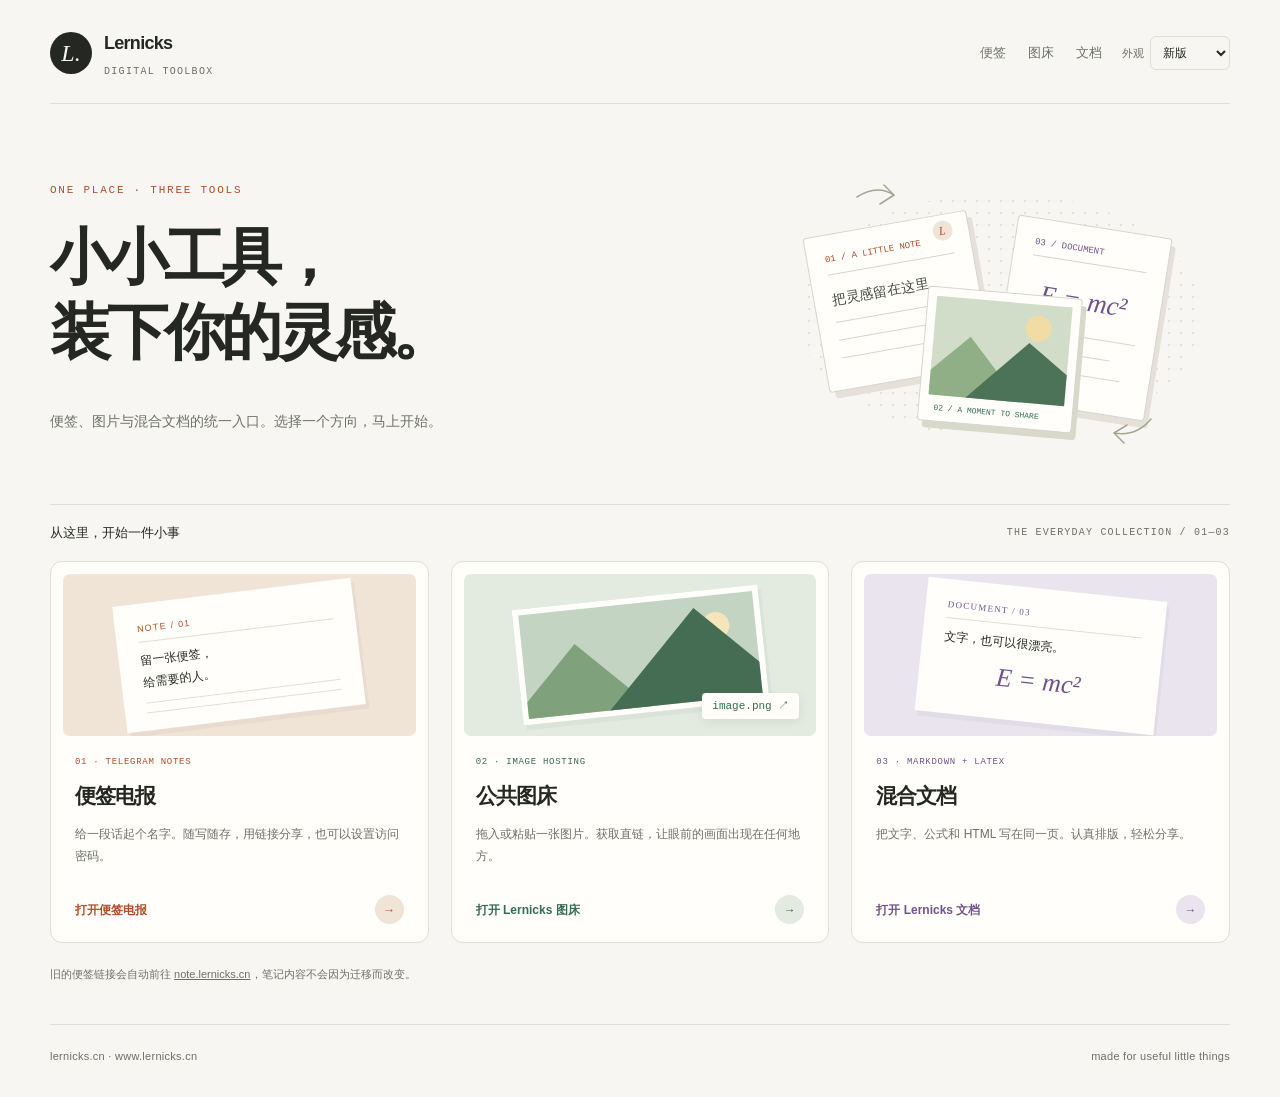
<file: main/index.html>
<!doctype html>
<html lang="zh-CN" data-astra-site="main">
<head>
  <meta charset="utf-8">
  <meta name="viewport" content="width=device-width,initial-scale=1">
  <meta name="theme-color" content="#070b14">
  <title>Lernicks · 数字工具入口</title>
  <script>
    // 旧便签链接使用 #/ 开头。浏览器不会把 # 后面的内容发给服务器，
    // 所以由主站在打开时原样转交给新的 note.lernicks.cn。
    if(location.hash.startsWith('#/')){
      location.replace('https://note.lernicks.cn/'+location.search+location.hash);
    }
  </script>
  <style>
    :root{--bg:#070b14;--panel:#101827;--line:rgba(170,191,225,.16);--text:#f5f8ff;--muted:#91a0b8;--note:#efbf8f;--image:#66e2ff;--status:#79efba;--document:#b295ff}
    *{box-sizing:border-box}html{scroll-behavior:smooth}body{margin:0;min-height:100vh;color:var(--text);font-family:"Microsoft YaHei",system-ui,sans-serif;background:radial-gradient(circle at 12% 5%,rgba(73,102,181,.2),transparent 32%),radial-gradient(circle at 88% 15%,rgba(45,167,173,.14),transparent 29%),var(--bg);overflow-x:hidden}
    body:before{content:"";position:fixed;inset:0;pointer-events:none;opacity:.3;background-image:linear-gradient(rgba(161,185,221,.025) 1px,transparent 1px),linear-gradient(90deg,rgba(161,185,221,.025) 1px,transparent 1px);background-size:42px 42px;mask-image:linear-gradient(#000,transparent 88%)}
    .page{position:relative;width:min(1160px,calc(100% - 30px));margin:auto;padding:25px 0 42px}.topbar{display:flex;align-items:center;justify-content:space-between;gap:14px}.brand{display:flex;align-items:center;gap:12px}.mark{width:48px;height:48px;border:1px solid rgba(151,192,255,.28);border-radius:15px;display:grid;place-items:center;font-family:Consolas,monospace;font-size:19px;font-weight:900;color:#d9e8ff;background:linear-gradient(145deg,#17243a,#0b1220);box-shadow:0 0 30px rgba(85,142,225,.13)}.brand h1{font-size:20px;margin:0;letter-spacing:.02em}.brand p{font-size:10px;letter-spacing:.2em;color:var(--muted);margin:5px 0 0}.online{display:flex;align-items:center;gap:8px;padding:8px 11px;border:1px solid var(--line);border-radius:99px;color:var(--muted);font-size:12px;background:rgba(15,25,41,.62)}.online i{width:7px;height:7px;border-radius:50%;background:var(--status);box-shadow:0 0 10px var(--status)}
    .hero{padding:clamp(76px,13vh,128px) 8px 55px;text-align:center}.eyebrow{font-size:11px;letter-spacing:.3em;font-weight:900;color:#8faef2}.hero h2{font-size:clamp(39px,8vw,78px);line-height:1.04;letter-spacing:-.045em;margin:17px 0}.hero h2 span{background:linear-gradient(100deg,#b8c9ff 5%,#71e9ff 50%,#a7f3ce);background-clip:text;-webkit-background-clip:text;color:transparent}.hero p{max-width:660px;margin:auto;color:var(--muted);font-size:clamp(14px,2vw,17px);line-height:1.85}
    .sites{display:grid;grid-template-columns:repeat(3,minmax(0,1fr));gap:16px}.card{--accent:#fff;position:relative;min-height:300px;padding:25px;border:1px solid var(--line);border-radius:24px;color:var(--text);text-decoration:none;overflow:hidden;background:linear-gradient(150deg,rgba(20,31,49,.94),rgba(10,16,28,.93));box-shadow:0 20px 65px rgba(0,0,0,.26);transition:.28s}.card:before{content:"";position:absolute;width:230px;height:230px;right:-105px;bottom:-105px;border-radius:50%;background:var(--accent);opacity:.07;filter:blur(3px);transition:.3s}.card:after{content:"";position:absolute;inset:0;border-radius:inherit;box-shadow:inset 0 1px rgba(255,255,255,.025);pointer-events:none}.card:hover{transform:translateY(-7px);border-color:color-mix(in srgb,var(--accent) 45%,transparent);box-shadow:0 30px 80px rgba(0,0,0,.42)}.card:hover:before{transform:scale(1.2);opacity:.12}.card.note{--accent:var(--note)}.card.image{--accent:var(--image)}.card.document{--accent:var(--document)}.number{font-size:11px;font-weight:900;letter-spacing:.22em;color:var(--accent)}.icon{width:68px;height:68px;margin:27px 0 20px;border:1px solid color-mix(in srgb,var(--accent) 35%,transparent);border-radius:20px;display:grid;place-items:center;color:var(--accent);font-size:29px;background:color-mix(in srgb,var(--accent) 7%,transparent);box-shadow:inset 0 0 32px color-mix(in srgb,var(--accent) 5%,transparent)}.card h3{font-size:27px;margin:0 0 10px}.card p{margin:0;color:var(--muted);font-size:14px;line-height:1.75}.enter{position:absolute;left:25px;right:25px;bottom:22px;display:flex;align-items:center;justify-content:space-between;color:var(--accent);font-size:13px;font-weight:900}.arrow{width:34px;height:34px;border:1px solid currentColor;border-radius:50%;display:grid;place-items:center;transition:.25s}.card:hover .arrow{transform:translateX(4px);color:#081019;background:var(--accent)}
    .small-note{text-align:center;color:rgba(151,169,195,.5);font-size:12px;line-height:1.7;margin:26px auto 0}.small-note a{color:inherit}footer{display:flex;justify-content:space-between;gap:14px;margin-top:38px;padding:0 3px;color:rgba(151,169,195,.38);font-size:11px}
    @media(max-width:840px){.sites{grid-template-columns:1fr}.card{min-height:255px}.icon{margin:24px 0 18px}.hero{padding:70px 6px 40px}}
    @media(max-width:440px){.page{width:calc(100% - 18px)}.online span{display:none}.online{padding:9px}.brand p{display:none}.card{padding:21px}.enter{left:21px;right:21px}.hero h2{font-size:42px}footer{flex-direction:column}}
  </style>
<!-- ASTRA HEAD START -->
<style id="astra-style">
/* 只有 html.astra 下的样式生效；原有样式完整保留。 */
.astra-only{display:none!important}
html:not(.astra) .astra-only{display:none!important}
html.astra .astra-only{display:revert!important}
html.astra .legacy-only{display:none!important}
.design-switch{display:inline-flex;align-items:center;gap:7px;flex:0 0 auto;font:13px/1.4 system-ui,"Microsoft YaHei",sans-serif;letter-spacing:0;text-transform:none;color:#c9d4e5}
.design-switch select{width:auto;min-width:80px;min-height:36px;padding:6px 24px 6px 10px;border:1px solid #40516a;border-radius:7px;color:#edf2fa;background:#142139;font:inherit;cursor:pointer}
.design-switch select:focus-visible{outline:3px solid #f3b15f;outline-offset:3px}
.astra-header-actions{display:flex;align-items:center;justify-content:flex-end;gap:14px;flex-wrap:wrap}
html[data-astra-site="note"] .theme-toggle{display:none}
html.astra{
  color-scheme:light;--bg:#f6f7f9;--panel:#fff;--panel2:#f0f3f8;--line:#dce1e8;--text:#1a2331;--muted:#626d7d;
  --cyan:#245de2;--blue:#245de2;--green:#217350;--gold:#986019;--purple:#6451ab;--red:#b73849;--article:#273243;
  --note:#245de2;--image:#245de2;--document:#245de2;--status:#217350;
  --a-paper:#fff;--a-soft:#eef2f8;--a-ink:#172337;--a-accent:#245de2;--a-on-accent:#fff;--a-line:#dce1e8;
}
html.astra body{background:var(--bg);color:var(--text);font-family:Inter,"Segoe UI","PingFang SC","Microsoft YaHei",sans-serif;font-size:16px;line-height:1.65;letter-spacing:0}
html.astra body:before,html.astra body:after{display:none}
html.astra *,html.astra *:before,html.astra *:after{box-sizing:border-box;text-shadow:none}
html.astra :is(button,a,input,select,textarea){-webkit-tap-highlight-color:transparent}
html.astra :is(button,a,input,select,textarea):focus-visible{outline:3px solid var(--a-accent);outline-offset:4px}
html.astra :is(input,textarea,select){font-size:16px}
html.astra :is(button,a){transition:background .16s ease,border-color .16s ease,color .16s ease,transform .16s ease}
html.astra :is(.page,.app){width:min(1180px,calc(100% - 64px));padding:26px 0 40px}
html.astra :is(.topbar,.top,header){gap:20px;flex-wrap:wrap}
html.astra :is(.topbar,.top){padding-bottom:22px;border-bottom:1px solid var(--line)}
html.astra .brand{min-width:0;gap:12px}
html.astra :is(.brand h1,.brand strong){font-size:18px;font-weight:650;letter-spacing:-.025em}
html.astra :is(.brand p,.brand span,.brand-caption){font-size:11px;letter-spacing:.1em;color:var(--muted)}
html.astra :is(.logo,.mark){width:40px;height:40px;flex:0 0 40px;border:0;border-radius:10px;background:var(--a-ink);color:#fff;box-shadow:none;font-size:18px;font-weight:700}
html.astra :is(.top-actions,.actions,.security-tools){flex-wrap:wrap}
html.astra :is(.nav-btn,.home,.home-link,.badge.action,.btn,.file-button,.preview-toggle,.copy-row button){color:var(--text);background:var(--a-paper);border:1px solid var(--line);border-radius:7px;box-shadow:none;font-size:14px;font-weight:500;padding:9px 14px;line-height:1.5;min-height:40px}
html.astra :is(.nav-btn,.home,.home-link,.badge.action,.btn,.file-button,.preview-toggle,.copy-row button):hover{background:var(--a-soft);border-color:var(--muted);transform:none}
html.astra :is(.btn.primary,.create-button,.submit-btn,.choose,.preview-toggle.active){background:var(--a-accent);border-color:var(--a-accent);color:var(--a-on-accent);box-shadow:none;border-radius:7px;font-size:14px;font-weight:600}
html.astra :is(.btn.danger,.btn-danger){color:var(--red);background:transparent;border-color:var(--red)}
html.astra .design-switch{color:var(--muted)}
html.astra .design-switch select{color:var(--text);background:var(--a-paper);border-color:var(--line);font-size:14px;min-height:40px}
html.astra :is(.online,.top-actions>.badge:not(.action)){display:none}
html.astra .hero{padding:46px 0 30px;text-align:left}
html.astra .eyebrow{color:var(--a-accent);font-size:11px;font-weight:600;letter-spacing:.18em}
html.astra .hero h2{font-size:clamp(28px,3.4vw,44px);line-height:1.3;letter-spacing:-.04em;margin:12px 0}
html.astra :is(.hero h2 span,.shine){color:var(--text);background:none;-webkit-text-fill-color:currentColor}
html.astra .hero p{color:var(--muted);margin:0;max-width:660px;font-size:15px;line-height:1.8}
html.astra :is(.panel,.feedback-panel,.editor,.key-gate){background:var(--a-paper);border:1px solid var(--line);border-radius:10px;box-shadow:none}
html.astra :is(.field,.title-input,.content-input,.admin-key-input,.copy-row input,.feedback-form input,.feedback-form textarea,.format-picker select){background:var(--a-paper);color:var(--text);border:1px solid var(--line);border-radius:6px;box-shadow:none}
html.astra :is(input,textarea)::placeholder{color:var(--muted);opacity:1}
html.astra :is(.field-label,.label,.format-picker,.feedback-form label){font-size:14px;color:var(--muted)}
html.astra :is(.tip span,.rule span,.info small,.capacity small,.counter,.copy-row label,.result-note,.history-sub){font-size:13px;line-height:1.7;color:var(--muted)}
html.astra :is(.tip strong,.rule strong,.info h3){color:var(--text)}
html.astra :is(.tip i,.rule-icon){color:var(--a-accent);background:var(--a-soft);border:0;border-radius:6px;box-shadow:none}
html.astra .meter{height:5px;background:var(--a-soft)}
html.astra .meter i{background:var(--a-accent)}
html.astra footer{color:var(--muted);font-size:12px;line-height:1.8;padding:24px 0 0;border-top:1px solid var(--line);margin-top:40px;flex-wrap:wrap}
html.astra :is(.toast,.toast.show){background:var(--a-ink);color:#fff;max-width:calc(100% - 32px);font-size:14px;border:1px solid var(--line);box-shadow:0 8px 24px #0002;border-radius:8px}
html.astra :is(.toast.bad,.toast.error){background:#7b2336;color:#fff}
html.astra .feedback-view{padding:40px 0 10px}
html.astra .feedback-head{text-align:left;margin:0 0 28px}
html.astra .feedback-head h2{font-size:36px}
html.astra .feedback-item{background:var(--a-soft);border-color:var(--line);border-radius:6px}
html.astra .feedback-form label{color:var(--text)}
/* 主站：文字与三张内容标本，而非大图标。 */
html.astra[data-astra-site="main"] .hero{padding:76px 0 48px;position:relative}
html.astra[data-astra-site="main"] .hero h2{font-size:clamp(40px,5.6vw,70px);font-weight:600;letter-spacing:-.055em;line-height:1.25;max-width:850px;margin:18px 0}
html.astra[data-astra-site="main"] .sites{gap:24px;grid-template-columns:repeat(3,minmax(0,1fr))}
html.astra[data-astra-site="main"] .card{min-height:395px;padding:0 0 62px;background:transparent;border:0;border-radius:0;box-shadow:none;overflow:visible}
html.astra[data-astra-site="main"] .card:before,html.astra[data-astra-site="main"] .card:after{display:none}
html.astra[data-astra-site="main"] .card:hover{transform:none;box-shadow:none}
html.astra[data-astra-site="main"] .card :is(.icon,.number){display:none}
html.astra[data-astra-site="main"] .card h3{font-size:22px;letter-spacing:-.03em;margin:24px 0 8px;color:var(--text)}
html.astra[data-astra-site="main"] .card p{font-size:14px;line-height:1.85;color:var(--muted)}
html.astra[data-astra-site="main"] .enter{left:0;right:0;bottom:8px;font-size:13px;color:var(--a-accent);font-weight:600}
html.astra[data-astra-site="main"] .arrow{border:0;background:none;color:var(--a-accent)}
html.astra[data-astra-site="main"] .small-note{text-align:left;color:var(--muted);font-size:12px;margin-top:36px}
html.astra .astra-specimen{height:194px;position:relative;overflow:hidden;display:flex!important;align-items:center;justify-content:center;border-radius:8px;background:#e9eef6;color:#19273e;transition:transform .2s}
.astra-specimen .spec-sheet{width:72%;padding:23px 24px;background:#fff;box-shadow:0 9px 24px #17233712;transform:rotate(-4deg);font-size:13px;line-height:2}
.spec-sheet small{display:block;font-size:10px;color:#6b788c;letter-spacing:.14em;border-bottom:1px solid #e1e6ee;margin-bottom:12px;padding-bottom:7px}
.spec-sheet .spec-line{height:1px;background:#e6ebf2;margin-top:12px}
.astra-specimen.document{background:#eaeef4}
.astra-specimen.document .spec-sheet{transform:rotate(3deg);font-family:Georgia,"Microsoft YaHei",serif}
.spec-formula{font:italic 26px Georgia,serif;display:block;text-align:center;margin:9px 0}
.astra-specimen.picture{background:#dce8f2}
.spec-photo{position:relative;width:70%;height:132px;border:7px solid #fff;background:#bacede;overflow:hidden;transform:rotate(-5deg);box-shadow:0 10px 24px #1723371a}
.spec-photo:before{content:"";width:130px;height:130px;position:absolute;left:-12px;bottom:-80px;background:#668294;transform:rotate(45deg)}
.spec-photo:after{content:"";width:170px;height:170px;position:absolute;right:-25px;bottom:-105px;background:#385970;transform:rotate(45deg)}
.spec-sun{width:27px;height:27px;border-radius:50%;background:#f4e5bb;position:absolute;right:26px;top:17px}
.spec-file{position:absolute;bottom:24px;right:21px;background:#fff;color:#405069;border-radius:4px;padding:5px 10px;font:11px/1.5 Consolas,monospace;box-shadow:0 3px 12px #0001}
/* 班级新版：浅色纸面、墨蓝文字与蓝色操作，原版深色完全保留。 */
html.astra:is([data-astra-site="cla"],[data-astra-site="pk"],[data-astra-site="sco"],[data-astra-site="goal"]){
 color-scheme:light;--bg:#f6f7f9;--page:#f6f7f9;--panel:#fff;--panel2:#eef2f8;--surface:#fff;--surface-2:#f0f3f8;--surface-3:#e8edf5;--text:#1a2331;--muted:#626d7d;--muted-2:#68758a;--line:#dce1e8;--border:#dce1e8;--border-light:#b7c3d3;--cyan:#245de2;--blue:#245de2;--gold:#986019;--amber:#9b551c;--amber-soft:#9b551c0d;--blue-soft:#245de20c;--green:#217350;--red:#b73849;--purple:#6451ab;--a-paper:#fff;--a-soft:#eef2f8;--a-ink:#172337;--a-accent:#245de2;--a-on-accent:#fff;--a-line:#dce1e8;--shadow:none;
}
html.astra:is([data-astra-site="cla"],[data-astra-site="sco"],[data-astra-site="goal"]) :is(.logo,.mark){background:var(--a-ink);color:#fff;border-radius:7px;box-shadow:none}
html.astra[data-astra-site="cla"] .hero{position:relative;padding:56px 210px 44px 0;min-height:245px}
html.astra[data-astra-site="cla"] .hero:after{content:"803";position:absolute;right:0;top:24px;color:#aebed3;font:600 clamp(100px,13vw,164px)/1.2 Georgia,serif;letter-spacing:-.08em;opacity:.9}
html.astra[data-astra-site="cla"] .hero h2{font-size:clamp(34px,4.8vw,57px);line-height:1.28;max-width:740px;font-weight:600}
html.astra[data-astra-site="cla"] .sites{grid-template-columns:1.3fr 1fr;gap:18px}
html.astra[data-astra-site="cla"] .card{border-radius:9px;padding:26px;min-height:180px;background:var(--a-paper);box-shadow:none;border-color:var(--line);--accent:var(--a-accent)}
html.astra[data-astra-site="cla"] .card:before{display:none}
html.astra[data-astra-site="cla"] .card.pk{grid-row:span 2;display:flex;flex-direction:column;justify-content:center;padding:38px;background:#e7edf7;color:#172337;border:1px solid #d1dced;--accent:#245de2}
html.astra[data-astra-site="cla"] .card.pk:after{content:"VS";position:absolute;top:8px;right:25px;color:#17233712;font:italic 100px Georgia,serif;pointer-events:none}
html.astra[data-astra-site="cla"] .card.pk h3{font-size:38px;margin:18px 0 10px}
html.astra[data-astra-site="cla"] .card.pk p{color:#3d4550;max-width:360px}
html.astra[data-astra-site="cla"] .card .icon{display:none}
html.astra[data-astra-site="cla"] .card h3{font-size:25px;margin:15px 0 8px;font-weight:600}
html.astra[data-astra-site="cla"] .card p{font-size:14px;padding-bottom:40px;line-height:1.8}
html.astra[data-astra-site="cla"] .card-no{font-size:11px;letter-spacing:.14em}
html.astra[data-astra-site="cla"] .enter{font-size:13px;font-weight:600;bottom:22px;right:26px}
html.astra[data-astra-site="cla"] .card:hover{transform:translateY(-2px);box-shadow:none;border-color:var(--a-accent)}
html.astra :is(.modal-card,.dialog,.dlg-box,.gate-card){border-radius:10px;background:var(--a-paper);border-color:var(--line);box-shadow:0 24px 80px #0004;color:var(--text)}
html.astra .modal-close{background:var(--a-accent);color:var(--a-on-accent);border-radius:6px;box-shadow:none}
html.astra:is([data-astra-site="sco"],[data-astra-site="goal"]) header{padding:0 0 22px;background:transparent;border:0;border-bottom:1px solid var(--line);border-radius:0;backdrop-filter:none}
html.astra:is([data-astra-site="sco"],[data-astra-site="goal"]) .hero{grid-template-columns:1.1fr 1fr;padding:0;margin:32px 0 26px;gap:36px}
html.astra :is(.hero-card,.stats,.toolbar){background:transparent;border:0;border-radius:0;box-shadow:none}
html.astra .hero-card{padding:8px 0}
html.astra :is([data-astra-site="sco"],[data-astra-site="goal"]) .hero h2{font-size:36px}
html.astra .stats{border-top:1px solid var(--line);border-bottom:1px solid var(--line);align-self:stretch}
html.astra .stat{padding:18px 20px;min-height:84px;background:transparent;border-radius:0;box-shadow:none;border-color:var(--line)}
html.astra .stat span{font-size:12px}
html.astra .stat strong{font-size:29px;font-weight:500;font-variant-numeric:tabular-nums;color:var(--text);margin-top:3px}
html.astra .toolbar{padding:14px 0;margin-bottom:12px;border-bottom:1px solid var(--line);gap:18px}
html.astra :is(.search,select.field){border-color:var(--line);background:var(--a-paper);color:var(--text);border-radius:6px;padding:10px 12px;font-size:14px}
html.astra .mode{border:0;background:var(--a-soft);border-radius:5px;font-size:12px;box-shadow:none}
html.astra .mode .dot{box-shadow:none}
html.astra .students{grid-template-columns:repeat(3,minmax(0,1fr));gap:0 26px}
html.astra .student{display:flex;align-items:center;justify-content:space-between;gap:12px;min-height:83px;padding:18px 4px;text-align:left;background:transparent;border:0;border-bottom:1px solid var(--line);border-radius:0;box-shadow:none}
html.astra .student:after{display:none}
html.astra .student:hover{background:var(--a-soft);transform:none;box-shadow:none}
html.astra .student .name{font-size:16px;font-weight:500;overflow-wrap:anywhere}
html.astra .student .score{font-size:28px;font-weight:500;white-space:nowrap;font-variant-numeric:tabular-nums;color:var(--a-accent);margin:0}
html.astra .student .score.neg{color:var(--red)}
html.astra .student .unit{font-size:12px;margin-left:5px;color:var(--muted)}
html.astra[data-astra-site="goal"] .student{align-items:flex-start;flex-direction:column;justify-content:center;gap:7px;min-height:100px}
html.astra .student .goal{margin:0;gap:9px}
html.astra :is(.goal-chip,.goal-chip.rank){font-size:13px;color:var(--a-accent);background:transparent;padding:0;border-radius:0}
html.astra .unset{font-size:13px;margin:0}
html.astra :is(.rank-row,.archive,.round-item,.help-step){background:var(--a-paper);border-color:var(--line);border-radius:6px}
/* 擂台：对阵是主角，名单在旁边，档案以分隔线组织。 */
html.astra[data-astra-site="pk"] .topbar{max-width:1180px;padding:24px 0;width:calc(100% - 64px)}
html.astra[data-astra-site="pk"] .container{max-width:1180px;width:calc(100% - 64px);padding:0}
html.astra[data-astra-site="pk"] .brand-mark{width:42px;height:42px;filter:none}
html.astra[data-astra-site="pk"] .brand-name{font-size:18px;font-weight:600}
html.astra[data-astra-site="pk"] .security-tools button{font-size:13px;border-radius:6px;background:var(--a-paper);padding:9px 12px;color:var(--text)}
html.astra[data-astra-site="pk"] .hero-panel{grid-template-columns:1.3fr 1fr;background:transparent;border:0;border-radius:0;padding:32px 0 24px;margin:0;box-shadow:none;gap:30px}
html.astra[data-astra-site="pk"] .hero-panel:after{display:none}
html.astra[data-astra-site="pk"] .header h1{font-size:clamp(30px,4vw,48px);font-weight:600;line-height:1.3;letter-spacing:-.04em;margin:8px 0}
html.astra[data-astra-site="pk"] .header .subtitle{font-size:14px}
html.astra[data-astra-site="pk"] .status-bar{border:0;border-left:2px solid var(--a-accent);border-radius:0;background:transparent;padding:12px 18px;font-size:14px;box-shadow:none}
html.astra[data-astra-site="pk"] .status-dot{display:none}
html.astra .astra-arena-nav{display:flex!important;gap:26px;align-items:center;flex-wrap:wrap;padding:0 0 15px;margin-bottom:24px;border-bottom:1px solid var(--line)}
.astra-arena-nav a{color:var(--muted);font-size:14px;text-decoration:none;padding:8px 0}
.astra-arena-nav a:first-child{color:var(--a-accent)}
html.astra[data-astra-site="pk"] .dashboard-grid{grid-template-columns:minmax(250px,.75fr) minmax(0,1.25fr);gap:28px}
html.astra[data-astra-site="pk"] .surface{padding:22px;background:var(--a-paper);border:1px solid var(--line);border-radius:9px;box-shadow:none}
html.astra[data-astra-site="pk"] .roster-surface{padding:20px 0;background:transparent;border:0}
html.astra[data-astra-site="pk"] .match-surface{position:static;border-top:3px solid var(--a-accent)}
html.astra[data-astra-site="pk"] .name-grid{grid-template-columns:repeat(4,minmax(0,1fr));gap:6px}
html.astra[data-astra-site="pk"] .name-btn{font-size:14px;min-height:43px;background:transparent;border-color:var(--line);color:var(--text);border-radius:5px;box-shadow:none;letter-spacing:0}
html.astra[data-astra-site="pk"] .surface-heading h2{font-size:20px;font-weight:600}
html.astra[data-astra-site="pk"] .surface-count{border-radius:4px;font-size:12px}
html.astra[data-astra-site="pk"] .pk-list{gap:0}
html.astra[data-astra-site="pk"] .pk-item{position:relative;display:flex;gap:12px;flex-wrap:wrap;justify-content:center;background:transparent;border:0;border-bottom:1px solid var(--line);border-radius:0;min-height:82px;padding:18px 9px;box-shadow:none;font-size:16px;animation:none}
html.astra[data-astra-site="pk"] :is(.pk-self,.pk-opp){flex:1;min-width:65px;text-align:center;color:var(--text);font-size:19px;font-weight:500}
html.astra[data-astra-site="pk"] .pk-vs{font:italic 16px Georgia,serif;color:var(--a-accent);background:none;padding:0;min-width:28px}
html.astra[data-astra-site="pk"] .pk-del{font-size:12px;flex:0 0 auto;margin-left:0;opacity:.85}
html.astra [data-astra-score-source]{display:none!important}
html.astra .astra-scoreboard{display:grid!important;grid-template-columns:minmax(0,1fr) 40px minmax(0,1fr);align-items:center;gap:12px;width:100%;padding:12px 0;text-align:center}
html.astra .astra-scoreboard>div{min-width:0}
html.astra .astra-scoreboard span{display:block;color:var(--text);font-size:16px;overflow-wrap:anywhere}
html.astra .astra-scoreboard strong{display:block;font-size:clamp(30px,4vw,48px);font-weight:500;line-height:1.35;font-variant-numeric:tabular-nums;color:var(--a-accent);margin-top:7px}
html.astra .astra-scoreboard em{font:italic 16px Georgia,serif;color:var(--muted)}
html.astra[data-astra-site="pk"] :is(.saved-section,.win-section){padding:26px 0;border:0;border-top:1px solid var(--line);border-radius:0;background:transparent;box-shadow:none;margin-top:32px}
html.astra[data-astra-site="pk"] :is(.saved-item,.saved-exam-block){background:transparent;border-color:var(--line);border-radius:5px}
html.astra[data-astra-site="pk"] .empty-state{border:0;border-radius:0;background:transparent;color:var(--muted);padding:45px 16px;font-size:14px}
html.astra[data-astra-site="pk"] .empty-state small{color:var(--muted);font-size:13px}
html.astra[data-astra-site="pk"] .btn{font-size:14px;border-radius:6px}
html.astra[data-astra-site="pk"] .site-credit{max-width:1180px;width:calc(100% - 64px);margin:36px auto 0;text-align:left;font-size:12px}
html.astra[data-astra-site="pk"] :is(.gate-overlay,.dlg-overlay){background:#101b2bf0;backdrop-filter:blur(5px)}
html.astra[data-astra-site="pk"] .gate-card{padding:38px 30px}
html.astra[data-astra-site="pk"] .gate-card:before{display:none}
html.astra[data-astra-site="pk"] #gateBtn{background:var(--a-accent);color:var(--a-on-accent);border-radius:6px;box-shadow:none}
/* 原界面里固定的深底和亮字也一同调整，覆盖成绩表、验证门与弹窗。 */
html.astra:is([data-astra-site="sco"],[data-astra-site="goal"]) .gate,
html.astra[data-astra-site="pk"] .gate-overlay{background:#eef2f7}
html.astra :is(.overlay,.modal,.dlg-overlay,.ca-overlay){background:#17233770;backdrop-filter:blur(5px)}
html.astra[data-astra-site="pk"] .dlg-overlay{background:#17233770}
html.astra .gate-icon{background:var(--a-soft);color:var(--a-accent);border:1px solid var(--line);box-shadow:none;border-radius:10px}
html.astra :is(.help-tip,.readonly){color:#79521a;background:#fcf5e7;border-color:#e7d8ba}
html.astra :is(.btn.purple,.btn.warn){color:var(--a-accent);background:var(--a-soft);border:1px solid var(--line)}
html.astra :is(.dlg-pk .ds,.dlg-pk .do,.saved-self,.saved-opp,.win-names-list .wn){color:var(--text)}
html.astra :is(.saved-vs,.saved-exam-count,.saved-exam-time,.score-info){color:var(--muted)}
html.astra :is(.analysis-result,.score-result-box,.paste-area,.analysis-name-input){background:var(--a-paper);color:var(--text);border-color:var(--line)}
html.astra :is(.btn-analysis,.btn-paste,.exam-name-badge,.win-exam-header .badge){color:var(--a-accent);background:var(--a-soft);border-color:var(--line);box-shadow:none}
html.astra .btn-analysis:hover{color:var(--a-accent);background:#e1e9f8;border-color:var(--a-accent)}
html.astra :is(.input-exam-name,.score-table input){background:var(--a-paper)!important;color:var(--text)!important;border-color:var(--border-light)!important}
html.astra .score-table th{background:var(--a-soft);color:var(--text)}
html.astra .score-name-cell{color:var(--text)!important}
html.astra[data-astra-site="pk"] .name-btn.sel{background:var(--a-accent)!important;border-color:var(--a-accent)!important;color:#fff!important;box-shadow:none}
html.astra[data-astra-site="pk"] :is(.btn-save,.btn-pri,.btn-pk,.help-close){background:var(--a-accent);color:#fff;border-color:var(--a-accent);box-shadow:none}
html.astra[data-astra-site="pk"] :is(.btn-save,.btn-pri,.btn-pk):disabled{background:var(--a-soft);color:var(--muted);border-color:var(--line)}
html.astra[data-astra-site="pk"] .btn-gray{color:var(--text);background:var(--a-soft);border-color:var(--line)}
html.astra[data-astra-site="pk"] .status-bar .selected-name{color:var(--a-accent);background:var(--a-soft)}
html.astra[data-astra-site="pk"] :is(.gate-caption,.gate-footnote,.gate-question){color:var(--muted)}
html.astra[data-astra-site="pk"] #gateAnswer{background:var(--a-paper);color:var(--text);border-color:var(--line)}
/* 文档和图床：把首屏交给输入区域。 */
html.astra:is([data-astra-site="mk"],[data-astra-site="tbl"]) .hero{padding:30px 0 24px}
html.astra:is([data-astra-site="mk"],[data-astra-site="tbl"]) .hero h2 br{display:none}
html.astra .editor-shell{grid-template-columns:minmax(0,1fr) 260px;gap:24px}
html.astra .editor{padding:26px}
html.astra .content-input{min-height:450px;line-height:1.85;background:#fcfdff;font-size:15px;padding:20px}
html.astra .title-input{font-size:18px}
html.astra .side{gap:20px}
html.astra .side .panel{background:transparent;border:0;border-radius:0;padding:12px 0 18px;border-bottom:1px solid var(--line)}
html.astra .compose-preview{background:var(--a-paper);color:var(--article);border-color:var(--line);border-radius:6px;font-size:17px;line-height:1.9;box-shadow:none}
html.astra :is(.compose-preview h1,.compose-preview h2,.compose-preview h3){color:var(--text)}
html.astra :is(.compose-preview pre,.compose-preview code,.article pre,.article code){color:#274267;background:#eef2f8;border-color:var(--line)}
html.astra :is(.compose-preview th,.compose-preview td,.article th,.article td){border-color:var(--line)}
html.astra .key-warning{color:#71501b;background:#fbf3df;border-color:#e6d6ae}
html.astra[data-astra-site="document"] .page{width:min(1060px,calc(100% - 64px))}
html.astra .document-head{text-align:left;padding:46px 0 26px}
html.astra .document-head h1{font-size:clamp(28px,4vw,44px);font-weight:600;letter-spacing:-.04em;color:var(--text);line-height:1.35}
html.astra .article{background:var(--a-paper);color:var(--article);border:1px solid var(--line);border-radius:6px;box-shadow:none;padding:40px clamp(22px,5vw,68px);font-size:17px;line-height:1.95}
html.astra .article :is(h1,h2,h3,h4){color:var(--text)}
html.astra :is(.tab,.chip){background:transparent;color:var(--muted);border-color:var(--line);border-radius:5px;font-size:13px}
html.astra .tab.active{color:var(--a-accent);border-color:var(--a-accent);background:#245de20b}
html.astra .source-view{background:#f0f3f8;color:var(--text);border-color:var(--line)}
html.astra .content-field{min-height:460px;background:#fcfdff;line-height:1.85}
html.astra :is(.article.html-preview,.compose-preview.html-preview){padding:0;background:#fff;overflow:hidden}
html.astra body.reader-mode .topbar{background:var(--bg);backdrop-filter:none}
html.astra .article blockquote{color:var(--muted)}
html.astra .key-icon{background:var(--a-soft);color:var(--a-accent);box-shadow:none}
html.astra[data-astra-site="tbl"] .workspace{grid-template-columns:minmax(0,1fr) 260px;gap:24px}
html.astra[data-astra-site="tbl"] .upload-panel{padding:24px}
html.astra .drop-zone{background:#f8fafe;border:1px dashed #aebed7;border-radius:7px;min-height:310px;box-shadow:none}
html.astra .drop-zone:hover,html.astra .drop-zone.dragover{background:#edf3ff;border-color:var(--a-accent)}
html.astra .upload-icon{background:var(--a-paper);color:var(--a-accent);box-shadow:none;border:1px solid var(--line);border-radius:12px}
html.astra .drop-zone h3{color:var(--text);font-size:23px}
html.astra .drop-zone p{color:var(--muted);font-size:14px}
html.astra .admin-key-box{background:transparent;border-color:var(--line);border-radius:0;padding:20px 0 0}
html.astra :is(.admin-key-box label,.admin-key-box small){color:var(--muted)}
html.astra :is(.history-item,.file-symbol){color:var(--text);background:var(--a-soft);border-color:var(--line);border-radius:6px}
/* 便签保留两个原主题，Astra 是额外的干净信纸。 */
html.astra[data-astra-site="note"]{--ink:#f6f7f9;--paper:#fff;--text-dark:#1a2331;--text-light:#1a2331;--muted:#626d7d;--teal:#245de2;--teal-dark:#1948b5;--seal:#b73849;--seal-dark:#972b3a;--font-display:Inter,"Segoe UI","Microsoft YaHei",sans-serif}
html.astra[data-astra-site="note"] .topnav{width:min(1180px,calc(100% - 64px));padding:26px 0 22px;border-bottom:1px solid var(--line);gap:20px;flex-wrap:wrap;font-size:13px;letter-spacing:0}
html.astra[data-astra-site="note"] .topnav .brand{font-family:var(--font-body);font-size:17px;font-weight:600;letter-spacing:0}
html.astra[data-astra-site="note"] .topnav .brand b{color:var(--a-accent)}
html.astra[data-astra-site="note"] .topnav nav{gap:18px;flex-wrap:wrap}
html.astra[data-astra-site="note"] .topnav nav a{margin:0}
html.astra[data-astra-site="note"] .topnav nav a[style]{color:var(--text)!important}
html.astra[data-astra-site="note"] .home-wrap{justify-content:flex-start;padding:66px 20px 60px}
html.astra[data-astra-site="note"] .telegram-title{font-size:clamp(27px,3.8vw,44px);font-weight:600;letter-spacing:-.04em}
html.astra[data-astra-site="note"] .telegram-sub{margin-bottom:28px;font-size:15px}
html.astra[data-astra-site="note"] .telegram-card{width:min(520px,100%);padding:28px 34px 34px;border:1px solid var(--line);border-radius:8px;box-shadow:0 10px 32px #17233706}
html.astra[data-astra-site="note"] .perforation{display:none}
html.astra[data-astra-site="note"] .telegram-card label{font-family:var(--font-body);font-size:13px;color:var(--muted);letter-spacing:0;margin-top:12px}
html.astra[data-astra-site="note"] .slug-input{font-size:21px;border-bottom:1px solid var(--line);padding:8px 2px}
html.astra[data-astra-site="note"] .go-btn{background:var(--a-accent);color:#fff;font-family:var(--font-body);font-size:15px;letter-spacing:0;border-radius:6px;margin-top:24px}
html.astra[data-astra-site="note"] #randomBtn{background:var(--a-soft)!important;color:var(--a-accent)!important;border-radius:5px!important}
html.astra[data-astra-site="note"] .note-wrap{padding-top:18px}
html.astra[data-astra-site="note"] :is(.note-bar,.paper-page,.settings-panel){width:min(900px,calc(100% - 40px))}
html.astra[data-astra-site="note"] .paper-page{border:1px solid var(--line);border-radius:6px;box-shadow:0 8px 30px #17233705}
html.astra[data-astra-site="note"] .paper-page textarea{padding:36px 44px 40px;font-size:17px;line-height:1.95;background:none}
html.astra[data-astra-site="note"] .postmark{border:0;padding:0;color:var(--muted)}
html.astra[data-astra-site="note"] .icon-btn{color:var(--text);background:var(--a-paper);border:1px solid var(--line);border-radius:6px;font-size:13px}
html.astra[data-astra-site="note"] .icon-btn.seal{color:var(--red);border-color:#e4c4cb;background:#fff}
html.astra[data-astra-site="note"] .settings-panel{background:var(--a-paper);border:1px solid var(--line);border-radius:6px}
html.astra[data-astra-site="note"] .settings-panel input[type=text]{background:var(--a-soft);border-color:var(--line)}
html.astra[data-astra-site="note"] .save-status{color:var(--muted);font-size:12px}
html.astra[data-astra-site="note"] .wax-seal{box-shadow:none;background:var(--a-accent);border-radius:12px;color:#fff}
/* 账号弹窗也跟随外观，账号权限和登录逻辑不变。 */
html.astra .ca-card{background:var(--a-paper);color:var(--text);border:1px solid var(--line);border-radius:10px;box-shadow:0 24px 80px #0004}
html.astra .ca-card p{color:var(--muted);font-size:14px}
html.astra .ca-field{background:var(--bg);color:var(--text);border-color:var(--line);border-radius:6px;font-size:16px}
html.astra .ca-button{background:var(--a-soft);color:var(--text);border-color:var(--line);border-radius:6px;font-size:14px;font-weight:500}
html.astra .ca-button.primary{background:var(--a-accent);color:var(--a-on-accent)}
html.astra .ca-user{background:var(--bg);border-color:var(--line);border-radius:6px}
/* 小屏和放大文字时，控件换行，不挤掉姓名与主要操作。 */
@media(min-width:1000px){
 html.astra[data-astra-site="mk"] .editor:has(.compose-preview.show){display:grid;grid-template-columns:minmax(0,1fr) minmax(0,1fr);gap:12px 20px}
 html.astra[data-astra-site="mk"] .editor:has(.compose-preview.show)>:not(.content-input):not(.compose-preview){grid-column:1/-1}
 html.astra[data-astra-site="mk"] .editor:has(.compose-preview.show) .compose-preview{margin:0;min-width:0;padding:20px;overflow:auto}
 html.astra[data-astra-site="mk"] .editor-shell:has(.compose-preview.show){grid-template-columns:minmax(0,1fr)}
 html.astra[data-astra-site="mk"] .editor-shell:has(.compose-preview.show) .side{grid-template-columns:1fr 1fr;gap:40px}
}
@media(max-width:900px){
 html.astra :is(.page,.app){width:calc(100% - 40px)}
 html.astra :is(.editor-shell,.workspace){grid-template-columns:minmax(0,1fr)!important}
 html.astra .side{grid-template-columns:1fr 1fr;gap:24px}
 html.astra[data-astra-site="cla"] .hero{padding-right:145px}
 html.astra[data-astra-site="cla"] .hero:after{font-size:115px;top:38px}
 html.astra[data-astra-site="cla"] .sites{grid-template-columns:1.1fr 1fr}
 html.astra:is([data-astra-site="sco"],[data-astra-site="goal"]) .hero{grid-template-columns:1fr;gap:16px}
 html.astra .students{grid-template-columns:repeat(2,minmax(0,1fr));gap:0 20px}
 html.astra[data-astra-site="pk"] .hero-panel{grid-template-columns:1fr;gap:15px}
 html.astra[data-astra-site="pk"] .dashboard-grid{grid-template-columns:1fr}
 html.astra[data-astra-site="pk"] .match-surface{order:-1}
 html.astra[data-astra-site="pk"] .name-grid{grid-template-columns:repeat(6,minmax(0,1fr))}
}
@media(max-width:600px){
 html.astra :is(.page,.app),html.astra[data-astra-site="document"] .page{width:calc(100% - 32px);padding-top:18px}
 html.astra :is(.top,.topbar,header){align-items:flex-start;gap:15px}
 html.astra :is(.top-actions,.actions,.security-tools){max-width:none;gap:7px}
 html.astra :is(.top,.topbar)>:is(.top-actions,.security-tools,.astra-header-actions),html.astra header>.actions{width:100%;justify-content:flex-start}
 html.astra .brand p{display:none}
 html.astra .hero{padding:28px 0 22px}
 html.astra .hero p{font-size:14px}
 html.astra[data-astra-site="main"] .hero{padding:40px 0 28px}
 html.astra[data-astra-site="main"] .hero h2{font-size:38px}
 html.astra[data-astra-site="main"] .sites{grid-template-columns:1fr;gap:24px}
 html.astra[data-astra-site="main"] .card{min-height:0;padding-bottom:51px}
 html.astra[data-astra-site="main"] .card h3{margin-top:18px}
 html.astra[data-astra-site="main"] .astra-specimen{height:170px}
 html.astra[data-astra-site="cla"] .hero{padding:30px 0 28px;min-height:0}
 html.astra[data-astra-site="cla"] .hero:after{display:none}
 html.astra[data-astra-site="cla"] .hero h2{font-size:35px}
 html.astra[data-astra-site="cla"] .sites{grid-template-columns:1fr}
 html.astra[data-astra-site="cla"] .card.pk{grid-row:auto;padding:28px;min-height:270px}
 html.astra[data-astra-site="cla"] .card.pk h3{font-size:32px}
 html.astra .side{grid-template-columns:1fr}
 html.astra :is(.editor,.feedback-panel){padding:18px}
 html.astra .editor-foot{flex-wrap:wrap}
 html.astra .article{padding:26px 20px;font-size:16px}
 html.astra .copy-row{grid-template-columns:minmax(0,1fr) auto}
 html.astra .copy-row label{grid-column:1/-1}
 html.astra .copy-row input{min-width:0}
 html.astra .content-input{min-height:350px;padding:14px}
 html.astra[data-astra-site="tbl"] .upload-panel{padding:16px}
 html.astra .drop-zone{min-height:280px;padding:24px 14px}
 html.astra .drop-zone h3{font-size:20px}
 html.astra .student{min-height:76px;gap:7px}
 html.astra .student .name{font-size:15px}
 html.astra .student .score{font-size:24px}
 html.astra .students{gap:0 14px}
 html.astra .toolbar{flex-wrap:wrap;align-items:stretch}
 html.astra .toolbar .search{max-width:none;width:100%}
 html.astra .mode{width:auto;order:0}
 html.astra .actions .label{display:inline}
 html.astra[data-astra-site="pk"] :is(.container,.topbar,.site-credit){width:calc(100% - 32px)}
 html.astra[data-astra-site="pk"] .topbar{padding:18px 0}
 html.astra[data-astra-site="pk"] .name-grid{grid-template-columns:repeat(4,minmax(0,1fr))}
 html.astra[data-astra-site="pk"] .surface{padding:17px}
 html.astra[data-astra-site="pk"] .roster-surface{padding:15px 0}
 html.astra[data-astra-site="pk"] .pk-item{gap:7px;padding:16px 0}
 html.astra[data-astra-site="pk"] :is(.pk-self,.pk-opp){font-size:16px;min-width:55px}
 html.astra[data-astra-site="pk"] .actions{grid-template-columns:1fr 1fr}
 html.astra[data-astra-site="note"] .topnav{width:calc(100% - 32px);padding:20px 0}
 html.astra[data-astra-site="note"] .topnav nav{width:100%;justify-content:flex-start;gap:14px}
 html.astra[data-astra-site="note"] .home-wrap{padding:40px 16px}
 html.astra[data-astra-site="note"] .telegram-card{padding:22px}
 html.astra[data-astra-site="note"] .paper-page textarea{padding:24px 20px 40px;font-size:16px}
 html.astra[data-astra-site="note"] .note-actions{flex-wrap:wrap;gap:6px}
 html.astra .home{font-size:14px}
 html.astra .home:after{display:none}
}
@media(prefers-reduced-motion:reduce){html.astra *,html.astra *:before,html.astra *:after{animation:none!important;transition:none!important;scroll-behavior:auto!important}}

</style>
<script id="astra-theme">
/* Astra 外观层。切换只更新页面属性，不重新加载、不触碰业务数据。 */
(function () {
  'use strict';
  var root = document.documentElement;
  var site = root.getAttribute('data-astra-site');
  var isNote = site === 'note';
  var storageKey = 'lernicks_design_v1';
  var meta = document.querySelector('meta[name="theme-color"]');
  var oldColor = meta ? meta.content : '#07111f';
  var choices = isNote ? [['astra', '新版'], ['classic', '经典'], ['tech', '科技']] : [['astra', '新版'], ['original', '原版']];
  function valid(value) { return choices.some(function (item) { return item[0] === value; }); }
  var selected = 'astra';
  try {
    var stored = localStorage.getItem(storageKey);
    if (valid(stored)) selected = stored;
    // 保留笔记使用者之前明确选过的经典 / 科技偏好。
    else if (isNote && !stored) {
      var previous = localStorage.getItem('tg_note_theme_v1');
      if (previous === 'classic' || previous === 'tech') selected = previous;
    }
  } catch (_) {}
  function apply(value, save) {
    if (!valid(value)) return;
    selected = value;
    root.setAttribute('data-design', value);
    root.classList.toggle('astra', value === 'astra');
    if (isNote) root.setAttribute('data-note-theme', value === 'tech' ? 'tech' : 'classic');
    if (meta) meta.content = value === 'astra' ? '#f6f7f9' : (isNote ? (value === 'tech' ? '#050b14' : '#12203a') : oldColor);
    document.querySelectorAll('[data-design-picker]').forEach(function (input) { input.value = value; });
    if (save) {
      try {
        localStorage.setItem(storageKey, value);
        if (isNote && value !== 'astra') localStorage.setItem('tg_note_theme_v1', value);
      } catch (_) {}
    }
    window.dispatchEvent(new CustomEvent('lernicks-design-change', { detail: { design: value } }));
  }
  apply(selected, false);
  function mount() {
    var target = isNote ? document.querySelector('.topnav nav') : document.querySelector('.top-actions, .security-tools, header .actions');
    if (!target) {
      var header = document.querySelector('header.topbar, .top');
      if (!header) return;
      target = document.createElement('div');
      target.className = 'astra-header-actions';
      var home = header.querySelector('.home, .home-link');
      if (home) target.appendChild(home);
      header.appendChild(target);
    }
    if (target.querySelector('[data-design-picker]')) return;
    var label = document.createElement('label');
    label.className = 'design-switch';
    var text = document.createElement('span');
    text.textContent = '外观';
    var input = document.createElement('select');
    input.setAttribute('data-design-picker', '');
    input.setAttribute('aria-label', '网站外观');
    choices.forEach(function (item) {
      var option = document.createElement('option');
      option.value = item[0]; option.textContent = item[1]; input.appendChild(option);
    });
    input.value = selected;
    label.appendChild(text); label.appendChild(input); target.appendChild(label);
  }
  document.addEventListener('change', function (event) {
    if (event.target.matches('[data-design-picker]')) apply(event.target.value, true);
  });
  window.addEventListener('storage', function (event) {
    if (event.key === storageKey && valid(event.newValue)) apply(event.newValue, false);
  });
  document.addEventListener('DOMContentLoaded', function () {
    mount();
    if (isNote) {
      var app = document.getElementById('app');
      if (app) new MutationObserver(mount).observe(app, { childList: true, subtree: true });
    }
    if (site === 'pk') {
      // 由现有成绩文字生成新版记分牌；原文字保留，原版仍可直接显示。
      function scoreboards() {
        document.querySelectorAll('.pk-item').forEach(function (row) {
          if (row.querySelector('.astra-scoreboard')) return;
          var versus = row.querySelector('.pk-vs');
          var self = row.querySelector('.pk-self');
          var opponent = row.querySelector('.pk-opp');
          var scores = versus && versus.textContent.match(/^\((\d+(?:\.\d+)?)\) PK \((\d+(?:\.\d+)?)\)$/);
          if (!scores || !self || !opponent) return;
          var board = document.createElement('div');
          board.className = 'astra-scoreboard astra-only';
          function competitor(name, score) {
            var side = document.createElement('div');
            var label = document.createElement('span'); label.textContent = name;
            var value = document.createElement('strong'); value.textContent = score;
            side.appendChild(label); side.appendChild(value); return side;
          }
          board.appendChild(competitor(self.textContent, scores[1]));
          var vs = document.createElement('em'); vs.textContent = 'VS'; board.appendChild(vs);
          board.appendChild(competitor(opponent.textContent, scores[2]));
          Array.from(row.children).forEach(function (child) {
            if (!child.classList.contains('score-info')) child.setAttribute('data-astra-score-source', '');
          });
          row.appendChild(board);
        });
      }
      scoreboards();
      ['.container', '#dlgContainer'].forEach(function (selector) {
        var container = document.querySelector(selector);
        if (container) new MutationObserver(scoreboards).observe(container, { childList: true, subtree: true });
      });
    }
  });
  window.LernicksDesign = { set: function (value) { apply(value, true); }, get: function () { return selected; } };
})();

</script>
<!-- ASTRA HEAD END -->
<!-- FOLIO START -->
<style id="folio-style">
/* Folio · 2026-10. Scoped to the four public tools and their existing new theme. */
.folio-only{display:none!important}
html.astra[data-folio] .folio-only{display:block!important}
html.astra[data-folio]{--bg:#f7f6f2;--panel:#fffefa;--text:#252822;--muted:#6d7168;--line:#dedfd5;--article:#363a32;--a-paper:#fffefa;--a-soft:#eeeee6;--a-ink:#252822;--a-accent:#b34c2b;--a-on-accent:#fff;--f-accent:#b34c2b;--f-tint:#f4e8df;--f-serif:Georgia,"Noto Serif SC","Songti SC",SimSun,serif;--red:#a63e36;--status:#397052;color-scheme:light}
html.astra[data-folio="tbl"]{--a-accent:#356c53;--f-accent:#356c53;--f-tint:#e8eee5}
html.astra:is([data-folio="mk"],[data-folio="document"]){--a-accent:#70538c;--f-accent:#70538c;--f-tint:#eee8f1}
html.astra[data-folio] body{background:var(--bg);color:var(--text);font-family:"Segoe UI","PingFang SC","Microsoft YaHei",sans-serif;line-height:1.7}
html.astra[data-folio] ::selection{background:var(--f-tint);color:var(--text)}
html.astra[data-folio] :is(.page,.app){width:min(1180px,calc(100% - 80px));padding:28px 0 30px}
html.astra[data-folio] :is(.topbar,.topnav){padding:0 0 24px;border-bottom:1px solid var(--line);gap:20px;flex-wrap:wrap}
html.astra[data-folio] .brand{gap:12px}
html.astra[data-folio] :is(.brand h1,.brand strong){font-size:18px;font-weight:650;letter-spacing:-.04em}
html.astra[data-folio] :is(.mark,.logo){border-radius:50%;width:42px;height:42px;flex-basis:42px;background:var(--text);font:italic 24px var(--f-serif);color:var(--bg)}
html.astra[data-folio] .logo{font:600 17px/1 "Segoe UI",sans-serif}
html.astra[data-folio] :is(.brand p,.brand span){font:10px/1.5 Consolas,monospace;letter-spacing:.13em;color:var(--muted)}
html.astra[data-folio] :is(.top-actions,.astra-header-actions){gap:12px}
html.astra[data-folio] :is(.nav-btn,.home,.home-link){background:transparent;border:0;padding:8px 0;font-size:13px;color:var(--muted);text-decoration:none}
html.astra[data-folio] :is(.nav-btn,.home,.home-link):hover{color:var(--f-accent);background:transparent}
html.astra[data-folio] .design-switch{font-size:11px;gap:6px;color:var(--muted)}
html.astra[data-folio] .design-switch select{font-size:12px;min-height:34px;border-radius:6px;background:transparent;padding:6px 24px 6px 8px;border-color:var(--line)}
html.astra[data-folio] .folio-nav{display:flex!important;gap:22px;align-items:center;margin-left:auto}
html.astra[data-folio] .folio-nav a{font-size:13px;text-decoration:none;color:var(--muted);white-space:nowrap}
html.astra[data-folio] .folio-nav a:hover,html.astra[data-folio] .folio-nav a[aria-current="page"]{color:var(--f-accent)}
html.astra[data-folio] .folio-nav a[aria-current="page"]:before{content:"";display:inline-block;width:5px;height:5px;background:var(--f-accent);border-radius:50%;margin-right:7px;vertical-align:middle}
html.astra[data-folio] .eyebrow{color:var(--f-accent);font:11px/1.6 Consolas,monospace;letter-spacing:.16em}
html.astra[data-folio] .hero{padding:45px 0 28px;text-align:left}
html.astra[data-folio] .hero h2{font-size:clamp(30px,3.5vw,44px);font-weight:600;letter-spacing:-.065em;line-height:1.3;margin:14px 0}
html.astra[data-folio] .hero p{font-size:14px;max-width:650px;line-height:1.9;color:var(--muted)}
html.astra[data-folio] :is(.panel,.feedback-panel,.editor,.key-gate){border:1px solid var(--line);background:var(--a-paper);border-radius:12px;box-shadow:0 3px 0 #25282203}
html.astra[data-folio] :is(.btn,.file-button,.preview-toggle,.copy-row button){border-radius:7px;background:transparent;border-color:var(--line);color:var(--text);font-size:13px;min-height:40px}
html.astra[data-folio] :is(.btn.primary,.create-button,.submit-btn,.choose,.preview-toggle.active){background:var(--f-accent);color:#fff;border-radius:7px;border-color:var(--f-accent);font-weight:600;box-shadow:none}
html.astra[data-folio] :is(.btn.primary,.create-button,.submit-btn,.choose,.go-btn):hover{filter:brightness(.92)}
html.astra[data-folio] :is(.btn.danger,.btn-danger){background:transparent;color:var(--red);border-color:#dfb9b3}
html.astra[data-folio] :is(.field,.title-input,.admin-key-input,.copy-row input,.feedback-form input,.feedback-form textarea){color:var(--text);background:var(--a-paper);border-color:var(--line);border-radius:7px}
html.astra[data-folio] :is(.meter,.progress){background:var(--a-soft)}
html.astra[data-folio] :is(.meter i,.progress-bar){background:var(--f-accent)}
html.astra[data-folio] :is(.info,.capacity){padding:24px}
html.astra[data-folio] .side{gap:16px}
html.astra[data-folio] .side,html.astra[data-folio] .side>*{min-width:0}
html.astra[data-folio] :is(.tip,.rule)>div{min-width:0;overflow-wrap:anywhere}
html.astra[data-folio] .side .capacity-head{flex-wrap:wrap;gap:8px}
html.astra[data-folio] :is(.rule-icon,.tip i){color:var(--f-accent);background:var(--f-tint);border:0;border-radius:50%;box-shadow:none}
html.astra[data-folio] :is(.info h3,.capacity-head strong,.history h3){font-size:15px;font-weight:600}
html.astra[data-folio] .mode-badge{color:var(--f-accent);background:var(--f-tint);border:0;font-size:11px;padding:5px 9px;border-radius:5px}
html.astra[data-folio] .key-warning{background:#f6efdb;border-color:#e4d9bb;color:#705e2c}
html.astra[data-folio] footer{font-size:11px;padding-top:22px;margin-top:40px;color:var(--muted);letter-spacing:.025em}
/* Main: an editorial opening, handmade paper specimens, and three equal entries. */
html.astra[data-folio="main"] .hero{padding:60px 0 50px;min-height:350px;display:grid;grid-template-columns:1.15fr 1fr;column-gap:36px;align-content:center}
html.astra[data-folio="main"] .hero>.eyebrow{grid-column:1;align-self:end}
html.astra[data-folio="main"] .hero h2{grid-column:1;font-size:clamp(40px,4.8vw,64px);font-weight:600;line-height:1.22;letter-spacing:-.065em;margin:20px 0;max-width:650px}
html.astra[data-folio="main"] .hero p{grid-column:1;max-width:470px;font-size:14px}
html.astra[data-folio="main"] .folio-hero-art{grid-column:2;grid-row:1/4;align-self:center;justify-self:end;width:min(100%,470px);color:var(--text)}
.folio-hero-art svg{display:block;width:100%;height:auto}
html.astra[data-folio="main"] .folio-section-label{display:flex!important;justify-content:space-between;align-items:center;border-top:1px solid var(--line);padding:18px 0;color:var(--muted);font:10px/1.6 Consolas,monospace;letter-spacing:.12em}
html.astra[data-folio="main"] .folio-section-label strong{font:500 13px/1.6 "Microsoft YaHei",sans-serif;letter-spacing:0;color:var(--text)}
html.astra[data-folio="main"] .sites{gap:22px;grid-template-columns:repeat(3,minmax(0,1fr))}
html.astra[data-folio="main"] .card{--f-card:#b34c2b;--f-card-bg:#f0e4d7;min-height:382px;background:var(--a-paper);border:1px solid var(--line);border-radius:12px;padding:12px 12px 64px;overflow:hidden;transition:border-color .2s,transform .2s,box-shadow .2s}
html.astra[data-folio="main"] .card.image{--f-card:#356c53;--f-card-bg:#e3eadf}
html.astra[data-folio="main"] .card.document{--f-card:#70538c;--f-card-bg:#e9e4ed}
html.astra[data-folio="main"] .card:hover{border-color:var(--f-card);transform:translateY(-4px);box-shadow:0 12px 25px #25282209}
html.astra[data-folio="main"] .astra-specimen{height:162px;border-radius:7px;background:var(--f-card-bg);color:var(--text);background-image:radial-gradient(#25282218 .7px,transparent .7px);background-size:10px 10px}
html.astra[data-folio="main"] .spec-sheet{background:#fffefa;width:68%;font-size:12px;line-height:1.8;padding:17px 22px;box-shadow:3px 5px 0 #2528220a;transform:rotate(-7deg)}
html.astra[data-folio="main"] .spec-sheet small{color:var(--f-card);font-size:9px;margin-bottom:8px;padding-bottom:5px;border-color:var(--line)}
html.astra[data-folio="main"] .spec-line{background:#e6ded3;margin-top:9px}
html.astra[data-folio="main"] .document .spec-sheet{transform:rotate(6deg);font-family:var(--f-serif)}
html.astra[data-folio="main"] .spec-formula{font-size:26px;color:var(--f-card)}
html.astra[data-folio="main"] .spec-photo{height:116px;border:6px solid #fffefa;background:#c4d4c2;transform:rotate(-6deg);box-shadow:3px 5px 0 #2528220a}
html.astra[data-folio="main"] .spec-photo:before{background:#7fa17b;bottom:-87px}
html.astra[data-folio="main"] .spec-photo:after{background:#456d54;bottom:-112px}
html.astra[data-folio="main"] .spec-file{bottom:17px;right:17px;background:#fffefa;color:#356c53}
html.astra[data-folio="main"] .card .number{display:block;font:9px/1.5 Consolas,monospace;color:var(--f-card);margin:20px 12px 0;letter-spacing:.08em}
html.astra[data-folio="main"] .card h3{font-size:21px;margin:8px 12px 9px;letter-spacing:-.045em;font-weight:600}
html.astra[data-folio="main"] .card p{font-size:12px;line-height:1.85;margin:0 12px}
html.astra[data-folio="main"] .card>p:not(.folio-copy){display:none}
html.astra[data-folio="main"] .enter{left:24px;right:24px;bottom:18px;color:var(--f-card);font-size:12px}
html.astra[data-folio="main"] .arrow{width:29px;height:29px;background:var(--f-card-bg);color:var(--f-card);border-radius:50%}
html.astra[data-folio="main"] .small-note{margin:22px 0 0;font-size:11px}
/* Upload: a large calm drop target with the rules in a compact side column. */
html.astra[data-folio="tbl"] .workspace{grid-template-columns:minmax(0,1fr) 288px;gap:22px}
html.astra[data-folio="tbl"] .upload-panel{padding:16px}
html.astra[data-folio="tbl"] .drop-zone{border:1px dashed #afbfaa;border-radius:8px;min-height:325px;background:var(--f-tint);background-image:radial-gradient(#356c531a .7px,transparent .7px);background-size:12px 12px;display:flex;align-items:center;justify-content:center;padding:28px}
html.astra[data-folio="tbl"] .drop-zone:is(:hover,.dragover){border-color:var(--f-accent);background-color:#dfe9dc}
html.astra[data-folio="tbl"] .upload-icon{border:1px solid #afbfaa;border-radius:50%;width:58px;height:58px;font-size:27px;background:var(--a-paper);color:var(--f-accent);margin:0 auto 18px;transform:none}
html.astra[data-folio="tbl"] .drop-zone h3{font-size:23px;font-weight:600;letter-spacing:-.04em}
html.astra[data-folio="tbl"] .drop-zone p{font-size:12px}
html.astra[data-folio="tbl"] .choose{display:inline-block;margin-top:8px;padding:10px 26px;font-size:13px}
html.astra[data-folio="tbl"] .admin-key-box{padding:20px 6px 6px;margin-top:6px}
html.astra[data-folio="tbl"] .history{padding:24px;margin-top:26px}
html.astra[data-folio="tbl"] .history-item{background:var(--f-tint);border-radius:8px}
html.astra[data-folio="tbl"] .result-preview{border-radius:7px}
/* Compose and read: typography carries the design; mixed content stays intact. */
html.astra[data-folio="mk"] .editor-shell{grid-template-columns:minmax(0,1fr) 288px;gap:22px}
html.astra[data-folio="mk"] .editor{padding:26px}
html.astra[data-folio="mk"] .title-input{border:0;border-bottom:1px solid var(--line);border-radius:0;background:transparent;font-size:24px;font-weight:500;padding:10px 0 16px}
html.astra[data-folio="mk"] .field-label{font-size:11px;line-height:1.8}
html.astra[data-folio="mk"] .content-input{background:#faf9f6;border:1px solid var(--line);border-radius:8px;min-height:340px;font:14px/1.95 Consolas,"Microsoft YaHei",monospace;padding:22px;color:var(--text)}
html.astra[data-folio="mk"] .mode-row{margin:16px 0 22px}
html.astra[data-folio="mk"] .compose-preview{background:var(--a-paper);border-color:var(--line);border-radius:8px}
html.astra[data-folio="mk"] .editor-foot{padding-top:20px}
html.astra[data-folio="mk"] .create-button{font-size:13px;padding:12px 22px}
html.astra[data-folio="document"] .page,html.astra[data-folio="document"] body.reader-mode .page{width:min(1060px,calc(100% - 64px))}
html.astra[data-folio="document"] .document-head{padding:46px 0 26px}
html.astra[data-folio="document"] .document-head h1{font-family:var(--f-serif);font-size:clamp(28px,3.8vw,44px);font-weight:600;letter-spacing:-.025em}
html.astra[data-folio="document"] .article{background:var(--a-paper);border:1px solid var(--line);border-radius:10px;padding:42px clamp(22px,5vw,68px);font-size:16px;line-height:2;color:var(--article)}
html.astra[data-folio] :is(.article pre,.article code,.compose-preview pre,.compose-preview code){background:var(--a-soft);color:#484e43;border-color:var(--line)}
html.astra[data-folio] .article blockquote{border-color:var(--f-accent);background:var(--f-tint);color:var(--muted)}
html.astra[data-folio] .tab.active{background:var(--f-tint);border-color:var(--f-accent);color:var(--f-accent)}
html.astra[data-folio="document"] .chip{background:var(--f-tint);color:var(--f-accent);border:0}
html.astra[data-folio="document"] .reader-tools{gap:14px;flex-wrap:wrap}
html.astra[data-folio="document"] body.reader-mode .reader-tools{background:var(--bg);border:0;border-bottom:1px solid var(--line);border-radius:0;backdrop-filter:none;padding:12px 0;box-shadow:none}
html.astra[data-folio="document"] .document-head .meta{justify-content:flex-start;color:var(--muted)}
html.astra[data-folio="document"] .key-gate{padding:36px}
html.astra[data-folio="document"] .key-icon{color:var(--f-accent);background:var(--f-tint)}
html.astra[data-folio="document"] .content-field{background:#faf9f6;border-color:var(--line);color:var(--text)}
html.astra[data-folio="document"] :is(.article.html-preview,.compose-preview.html-preview){padding:0;background:#fff}
/* Notes: a letter on the desk, with its original two appearances still available. */
html.astra[data-folio="note"]{--ink:#f7f6f2;--paper:#fffefa;--text-dark:#252822;--text-light:#252822;--teal:#b34c2b;--teal-dark:#943b20;--seal:#a63e36;--seal-dark:#89362f;--font-display:"Segoe UI","Microsoft YaHei",sans-serif}
html.astra[data-folio="note"] .topnav{width:min(1180px,calc(100% - 80px));padding:28px 0 24px}
html.astra[data-folio="note"] .topnav .brand{font-size:17px;letter-spacing:-.035em;white-space:nowrap}
html.astra[data-folio="note"] .topnav .brand b{color:var(--text)}
html.astra[data-folio="note"] .folio-note-brand{display:flex!important;align-items:center;gap:12px;font:600 17px "Segoe UI","Microsoft YaHei",sans-serif;letter-spacing:-.04em}
html.astra[data-folio="note"] .folio-note-brand i{display:grid;place-items:center;border-radius:50%;width:42px;height:42px;background:var(--text);color:var(--bg);font:italic 24px var(--f-serif)}
html.astra[data-folio="note"] .folio-note-brand>span{font:inherit;color:var(--text);letter-spacing:inherit}
html.astra[data-folio="note"] .topnav>nav:not(.folio-nav){order:3;margin-left:0}
html.astra[data-folio="note"] .topnav>.folio-nav{order:2;margin-left:auto}
html.astra[data-folio="note"] .topnav nav{gap:20px;width:auto}
html.astra[data-folio="note"] .topnav nav a{font-size:12px;color:var(--muted)}
html.astra[data-folio="note"] .home-wrap{width:min(1180px,calc(100% - 80px));display:grid;grid-template-columns:1fr 1fr;grid-template-rows:auto auto auto;align-content:center;align-items:center;gap:0 80px;padding:95px 0 105px;position:relative;flex:1}
html.astra[data-folio="note"] .telegram-title{grid-column:1;grid-row:1;text-align:left;font-size:clamp(32px,4.4vw,54px);font-weight:600;line-height:1.3;letter-spacing:-.07em;max-width:510px;margin:0 0 22px;align-self:end}
html.astra[data-folio="note"] .telegram-sub{grid-column:1;grid-row:2;text-align:left;font-size:14px;line-height:1.9;max-width:390px;margin:0;align-self:start}
html.astra[data-folio="note"] .home-hint{grid-column:1;grid-row:3;text-align:left;font-size:11px;line-height:1.8;max-width:390px;margin:32px 0 0;align-self:start}
html.astra[data-folio="note"] .telegram-card{grid-column:2;grid-row:1/4;width:100%;max-width:490px;justify-self:end;padding:50px 34px 34px;border-radius:2px;transform:rotate(2deg);border-color:#e0d5c4;box-shadow:8px 10px 0 #e8e3d8;background:#fffefa;min-height:280px}
html.astra[data-folio="note"] .telegram-card:before{content:"01 / A LITTLE LETTER";display:block;font:10px/1.5 Consolas,monospace;color:var(--f-accent);letter-spacing:.13em;border-bottom:1px solid var(--line);padding-bottom:14px;margin-bottom:24px}
html.astra[data-folio="note"] .telegram-card:after{content:"L.";position:absolute;right:25px;top:18px;font:italic 24px/1.5 var(--f-serif);color:var(--f-accent)}
html.astra[data-folio="note"] .telegram-card label{font-size:11px;margin-top:0}
html.astra[data-folio="note"] .slug-input{font-size:17px;min-width:0;line-height:1.6;color:var(--text);border-color:#d6c5b0}
html.astra[data-folio="note"] #randomBtn{background:var(--f-tint)!important;color:var(--f-accent)!important;min-height:40px;border-radius:6px!important;padding:8px 12px!important;font-size:12px!important}
html.astra[data-folio="note"] .go-btn{background:var(--f-accent);border-radius:6px;letter-spacing:0;font:600 14px/1.5 "Segoe UI","Microsoft YaHei",sans-serif;padding:13px;color:#fff}
html.astra[data-folio="note"] :is(.note-bar,.paper-page,.settings-panel){width:min(900px,calc(100% - 80px))}
html.astra[data-folio="note"] .paper-page{border-radius:8px;border-color:var(--line);box-shadow:4px 6px 0 #e8e3d8}
html.astra[data-folio="note"] .paper-page textarea{padding:38px 46px 48px;color:var(--text);font-size:17px;line-height:2}
html.astra[data-folio="note"] .icon-btn{background:var(--a-paper);color:var(--text);border-color:var(--line);border-radius:6px;font-size:12px;min-height:40px}
html.astra[data-folio="note"] .icon-btn.seal{color:var(--red);background:var(--a-paper)}
html.astra[data-folio="note"] #destroyBtn{background:#f4e5e1!important;color:var(--red)}
html.astra[data-folio="note"] .postmark{font-size:12px;color:var(--muted)}
html.astra[data-folio="note"] .postmark .dot{background:var(--f-accent)}
html.astra[data-folio="note"] .settings-panel{background:var(--a-paper);color:var(--text);border-color:var(--line);border-radius:8px}
html.astra[data-folio="note"] .settings-panel .row{flex-wrap:wrap}
html.astra[data-folio="note"] .settings-panel input[type=text]{min-width:0;background:var(--bg);color:var(--text);border-color:var(--line)}
html.astra[data-folio="note"] .gate-card{border:1px solid var(--line);border-radius:10px;background:var(--a-paper);box-shadow:6px 8px 0 #e8e3d8}
html.astra[data-folio="note"] .gate-card input{color:var(--text);border-color:var(--line)}
html.astra[data-folio="note"] .wax-seal{background:var(--f-tint);color:var(--f-accent);border:1px solid var(--line);border-radius:50%}
html.astra[data-folio="note"] .fb-card{border:1px solid var(--line);border-radius:10px;background:var(--a-paper);box-shadow:none}
html.astra[data-folio="note"] :is(.fb-item,.fb-card input,.fb-card textarea){color:var(--text);background:var(--a-paper);border-color:var(--line)}
@media(max-width:1000px){
 html.astra[data-folio] :is(.page,.app){width:calc(100% - 48px)}
 html.astra[data-folio] .folio-nav{gap:14px}
 html.astra[data-folio="main"] .hero{column-gap:10px;padding:45px 0 35px;min-height:310px}
 html.astra[data-folio="main"] .hero h2{font-size:46px}
 html.astra[data-folio="main"] .sites{gap:14px}
 html.astra[data-folio="main"] .card h3{font-size:18px}
 html.astra[data-folio="note"] :is(.topnav,.home-wrap){width:calc(100% - 48px)}
 html.astra[data-folio="note"] .home-wrap{gap:0 40px}
 html.astra[data-folio="note"] .telegram-card{padding:40px 25px 28px}
}
@media(max-width:760px){
 html.astra[data-folio] :is(.page,.app){width:calc(100% - 36px);padding:20px 0 24px}
 html.astra[data-folio] :is(.topbar,.topnav){gap:15px;padding-bottom:18px}
 html.astra[data-folio] .folio-nav{order:3;width:100%;margin:0;gap:22px}
 html.astra[data-folio] :is(.top-actions,.astra-header-actions){margin-left:auto;gap:10px}
 html.astra[data-folio] :is(.brand h1,.brand strong){font-size:16px}
 html.astra[data-folio] .hero{padding:32px 0 22px}
 html.astra[data-folio="main"] .hero{grid-template-columns:1fr;padding:36px 0 28px;min-height:0}
 html.astra[data-folio="main"] .hero h2{font-size:clamp(36px,8vw,50px);margin:16px 0}
 html.astra[data-folio="main"] .folio-hero-art{grid-column:1;grid-row:auto;width:270px;justify-self:center;margin:14px 0 -5px}
 html.astra[data-folio="main"] .sites{grid-template-columns:1fr;gap:18px}
 html.astra[data-folio="main"] .card{min-height:360px}
 html.astra[data-folio="main"] .card h3{font-size:22px}
 html.astra[data-folio="main"] .astra-specimen{height:170px}
 html.astra[data-folio="main"] .card p{font-size:13px}
 html.astra[data-folio="main"] .folio-section-label span{display:none}
 html.astra[data-folio="tbl"] .workspace,html.astra[data-folio="mk"] .editor-shell{grid-template-columns:1fr;gap:18px}
 html.astra[data-folio="mk"] .editor{padding:20px}
 html.astra[data-folio="mk"] .content-input{padding:16px;min-height:340px}
 html.astra[data-folio="mk"] .mode-row{flex-wrap:wrap;gap:12px}
 html.astra[data-folio="mk"] :is(.field-label,.editor-foot){flex-wrap:wrap;gap:10px}
 html.astra[data-folio="mk"] .field-label #contentHint{flex:1;min-width:110px}
 html.astra[data-folio="mk"] .preview-toggle{flex-shrink:0;white-space:nowrap}
 html.astra[data-folio="mk"] .mode-badge{white-space:normal;max-width:100%}
 html.astra[data-folio="mk"] .editor-shell>*{min-width:0}
 html.astra[data-folio] :is(.copy-row,.key-row){flex-wrap:wrap}
 html.astra[data-folio] .copy-row input{min-width:0}
 html.astra[data-folio="document"] .page,html.astra[data-folio="document"] body.reader-mode .page{width:calc(100% - 32px)}
 html.astra[data-folio="document"] .article{padding:26px 20px;overflow-wrap:anywhere}
 html.astra[data-folio="document"] .reader-tools .right{flex-wrap:wrap}
 html.astra[data-folio="document"] .key-gate{padding:28px 20px}
 html.astra[data-folio="note"] .topnav{width:calc(100% - 36px);padding:20px 0 18px}
 html.astra[data-folio="note"] .topnav nav{width:100%;justify-content:flex-start;gap:16px;flex-wrap:wrap}
 html.astra[data-folio="note"] .topnav .folio-nav{width:auto;order:0;margin-left:auto}
 html.astra[data-folio="note"] .topnav nav>.design-switch{margin-left:auto}
 html.astra[data-folio="note"] .home-wrap{width:calc(100% - 40px);display:flex;flex-direction:column;align-items:stretch;justify-content:flex-start;padding:46px 0 60px;gap:0}
 html.astra[data-folio="note"] .telegram-title{font-size:36px;line-height:1.35;margin:0 0 18px;align-self:stretch}
 html.astra[data-folio="note"] .telegram-sub{font-size:13px;margin:0 0 35px}
 html.astra[data-folio="note"] .telegram-card{width:calc(100% - 6px);max-width:none;min-height:0;transform:rotate(1deg);padding:30px 24px;align-self:center}
 html.astra[data-folio="note"] .home-hint{margin-top:30px;font-size:11px;order:4}
 html.astra[data-folio="note"] :is(.note-bar,.paper-page,.settings-panel){width:calc(100% - 36px)}
 html.astra[data-folio="note"] .paper-page textarea{padding:28px 24px 48px}
 html.astra[data-folio="note"] .note-actions{flex-wrap:wrap;gap:7px}
 html.astra[data-folio="note"] .slug-input{font-size:15px}
}
@media(prefers-reduced-motion:reduce){html.astra[data-folio] *,html.astra[data-folio] *:before,html.astra[data-folio] *:after{animation:none!important;transition:none!important;scroll-behavior:auto!important}}

</style>
<script id="folio-design">
/* Presentation only: never reads or writes note, document, account, or upload data. */
(function(){
 'use strict';
 var root=document.documentElement,site=root.getAttribute('data-astra-site');
 if(['main','note','tbl','mk','document'].indexOf(site)<0)return;
 root.setAttribute('data-folio',site);
 var links=[['note','便签','https://note.lernicks.cn'],['tbl','图床','https://tbl.lernicks.cn'],['mk','文档','https://mk.lernicks.cn']];
 var art='<svg viewBox="0 0 470 290" xmlns="http://www.w3.org/2000/svg" aria-hidden="true"><defs><pattern id="folio-dots" width="12" height="12" patternUnits="userSpaceOnUse"><circle cx="1" cy="1" r=".8" fill="#c6c9ba"/></pattern></defs><ellipse cx="240" cy="152" rx="202" ry="123" fill="url(#folio-dots)"/><g transform="translate(259 51) rotate(9)"><rect x="5" y="7" width="155" height="184" rx="3" fill="#e5e0d8"/><rect width="155" height="184" rx="3" fill="#fffefa" stroke="#d8d5cd"/><path d="M20 37h115M20 111h115M20 130h92M20 149h105" stroke="#d8d5cd"/><text x="20" y="26" fill="#70538c" font-size="9" font-family="monospace">03 / DOCUMENT</text><text x="77" y="84" text-anchor="middle" fill="#70538c" font-size="27" font-family="Georgia" font-style="italic">E = mc²</text></g><g transform="translate(43 75) rotate(-10)"><rect x="5" y="7" width="165" height="156" rx="3" fill="#e5e0d8"/><rect width="165" height="156" rx="3" fill="#fffefa" stroke="#d8d5cd"/><text x="18" y="27" fill="#b34c2b" font-size="9" font-family="monospace">01 / A LITTLE NOTE</text><path d="M18 40h129M18 88h129M18 106h115M18 124h126" stroke="#d8d5cd"/><text x="18" y="70" fill="#474b40" font-size="14" font-family="Microsoft YaHei">把灵感留在这里。</text><circle cx="139" cy="16" r="10" fill="#f0e4d7"/><text x="135" y="20" font-size="12" fill="#b34c2b" font-family="Georgia" font-style="italic">L</text></g><g transform="translate(169 122) rotate(5)"><rect x="5" y="7" width="154" height="134" rx="3" fill="#d7d9cb"/><rect width="154" height="134" rx="3" fill="#fffefa" stroke="#d8d5cd"/><rect x="9" y="9" width="136" height="99" fill="#d1ddc9"/><circle cx="113" cy="33" r="13" fill="#f2dca6"/><path d="M9 108V83l37-36 55 61" fill="#91af86"/><path d="M46 108l59-60 40 29v31" fill="#4c7358"/><text x="15" y="123" fill="#356c53" font-size="8" font-family="monospace">02 / A MOMENT TO SHARE</text></g><path d="M97 33q20-13 37-2m-10-10 10 10-14 9M391 255q-15 18-37 14m10 10-10-10 13-8" fill="none" stroke="#a2a88f" stroke-width="1.5" stroke-linecap="round"/></svg>';
 function enhance(){
  var header=document.querySelector(site==='note'?'.topnav':'.topbar');
  if(header&&!header.querySelector('.folio-nav')){
   var nav=document.createElement('nav');nav.className='folio-nav folio-only';nav.setAttribute('aria-label','Lernicks 工具');
   links.forEach(function(item){var a=document.createElement('a');a.href=item[2];a.textContent=item[1];if(site===item[0]||(site==='document'&&item[0]==='mk'))a.setAttribute('aria-current','page');nav.appendChild(a)});
   var actions=header.querySelector('.top-actions,.astra-header-actions');header.insertBefore(nav,actions||null);
  }
  if(site==='main'){
   var hero=document.querySelector('.hero');
   if(hero&&!hero.querySelector('.folio-hero-art')){var drawing=document.createElement('div');drawing.className='folio-hero-art folio-only';drawing.setAttribute('aria-hidden','true');drawing.innerHTML=art;hero.appendChild(drawing)}
   var title=document.getElementById('astra-main-title');if(title&&!title.hasAttribute('data-folio-title')){title.innerHTML='小小工具，<br>装下你的灵感。';title.setAttribute('data-folio-title','')}
   var sites=document.querySelector('.sites');if(sites&&!document.querySelector('.folio-section-label')){var label=document.createElement('div');label.className='folio-section-label folio-only';label.innerHTML='<strong>从这里，开始一件小事</strong><span>THE EVERYDAY COLLECTION / 01—03</span>';sites.before(label)}
   [['note','便签电报','给一段话起个名字。随写随存，用链接分享，也可以设置访问密码。'],['image','公共图床','拖入或粘贴一张图片。获取直链，让眼前的画面出现在任何地方。'],['document','混合文档','把文字、公式和 HTML 写在同一页。认真排版，轻松分享。']].forEach(function(item){var card=document.querySelector('.card.'+item[0]);if(card&&!card.querySelector('.folio-copy')){var heading=card.querySelector('h3 .astra-only');if(heading)heading.textContent=item[1];var p=document.createElement('p');p.className='folio-copy folio-only';p.textContent=item[2];var old=card.querySelector('p');if(old)old.after(p)}});
  }
  if(site==='note'){
   var noteTitle=document.querySelector('.telegram-title');if(noteTitle&&!noteTitle.hasAttribute('data-folio-title')){var original=noteTitle.textContent;noteTitle.innerHTML='';var old=document.createElement('span');old.className='legacy-only';old.textContent=original;noteTitle.appendChild(old);var fresh=document.createElement('span');fresh.className='folio-only';fresh.innerHTML='写点什么，<br>给需要的人。';noteTitle.appendChild(fresh);noteTitle.setAttribute('data-folio-title','')}
   var brand=header&&header.querySelector('.brand');if(brand&&!brand.querySelector('.folio-note-brand')){var oldBrand=document.createElement('span');oldBrand.className='legacy-only';while(brand.firstChild)oldBrand.appendChild(brand.firstChild);brand.appendChild(oldBrand);var newBrand=document.createElement('span');newBrand.className='folio-note-brand folio-only';newBrand.innerHTML='<i aria-hidden="true">L.</i><span>便签电报</span>';brand.appendChild(newBrand)}
  }
  var meta=document.querySelector('meta[name="theme-color"]');if(meta&&root.classList.contains('astra'))meta.content='#f7f6f2';
 }
 document.addEventListener('DOMContentLoaded',function(){enhance();if(site==='note'){var app=document.getElementById('app');if(app)new MutationObserver(enhance).observe(app,{childList:true,subtree:true})}});
 window.addEventListener('lernicks-design-change',enhance);
})();

</script>
<!-- FOLIO END -->
</head>
<body>
  <div class="page">
    <header class="topbar">
      <div class="brand"><div class="mark">L.</div><div><h1>Lernicks</h1><p>DIGITAL TOOLBOX</p></div></div>
      <div class="online"><i></i><span>服务正常运行</span></div>
    </header>

    <section class="hero">
      <div class="eyebrow">ONE PLACE · THREE TOOLS</div>
      <div class="legacy-only"><h2>去你想去的<br><span>数字空间</span></h2></div><h2 id="astra-main-title" class="astra-only">随手记下，<br>轻松分享。</h2>
      <p>便签、图片与混合文档的统一入口。选择一个方向，马上开始。</p>
    </section>

    <main class="sites">
      <a class="card note" href="https://note.lernicks.cn"><div class="astra-specimen astra-only" aria-hidden="true"><div class="spec-sheet"><small>NOTE / 01</small>留一张便签，<br>给需要的人。<div class="spec-line"></div><div class="spec-line"></div></div></div>
        <div class="number">01 · TELEGRAM NOTES</div><div class="icon">✎</div>
        <h3><span class="legacy-only">到笔记</span><span class="astra-only">便签 · 留下想说的话</span></h3><p>创建一张只属于你们的匿名便签，支持自动保存、密码保护与随时销毁。</p>
        <div class="enter">打开便签电报 <span class="arrow">→</span></div>
      </a>
      <a class="card image" href="https://tbl.lernicks.cn"><div class="astra-specimen picture astra-only" aria-hidden="true"><div class="spec-photo"><i class="spec-sun"></i></div><span class="spec-file">image.png ↗</span></div>
        <div class="number">02 · IMAGE HOSTING</div><div class="icon">▧</div>
        <h3><span class="legacy-only">到图床</span><span class="astra-only">图床 · 分享眼前的画面</span></h3><p>拖入或粘贴图片，快速生成可以分享的直链、Markdown 和 HTML 代码。</p>
        <div class="enter">打开 Lernicks 图床 <span class="arrow">→</span></div>
      </a>
      <a class="card document" href="https://mk.lernicks.cn"><div class="astra-specimen document astra-only" aria-hidden="true"><div class="spec-sheet"><small>DOCUMENT / 03</small>文字，也可以很漂亮。<span class="spec-formula">E = mc²</span></div></div>
        <div class="number">03 · MARKDOWN + LATEX</div><div class="icon">M↓</div>
        <h3><span class="legacy-only">到文档</span><span class="astra-only">文档 · 让想法成篇</span></h3><p>像洛谷一样混合编写 Markdown 和 LaTeX 公式，生成可分享、可预览、可继续编辑的链接。</p>
        <div class="enter">打开 Lernicks 文档 <span class="arrow">→</span></div>
      </a>
    </main>

    <p class="small-note">旧的便签链接会自动前往 <a href="https://note.lernicks.cn">note.lernicks.cn</a>，笔记内容不会因为迁移而改变。</p>
    <footer><span>lernicks.cn · www.lernicks.cn</span><span>made for useful little things</span></footer>
  </div>
</body>
</html>
</file>
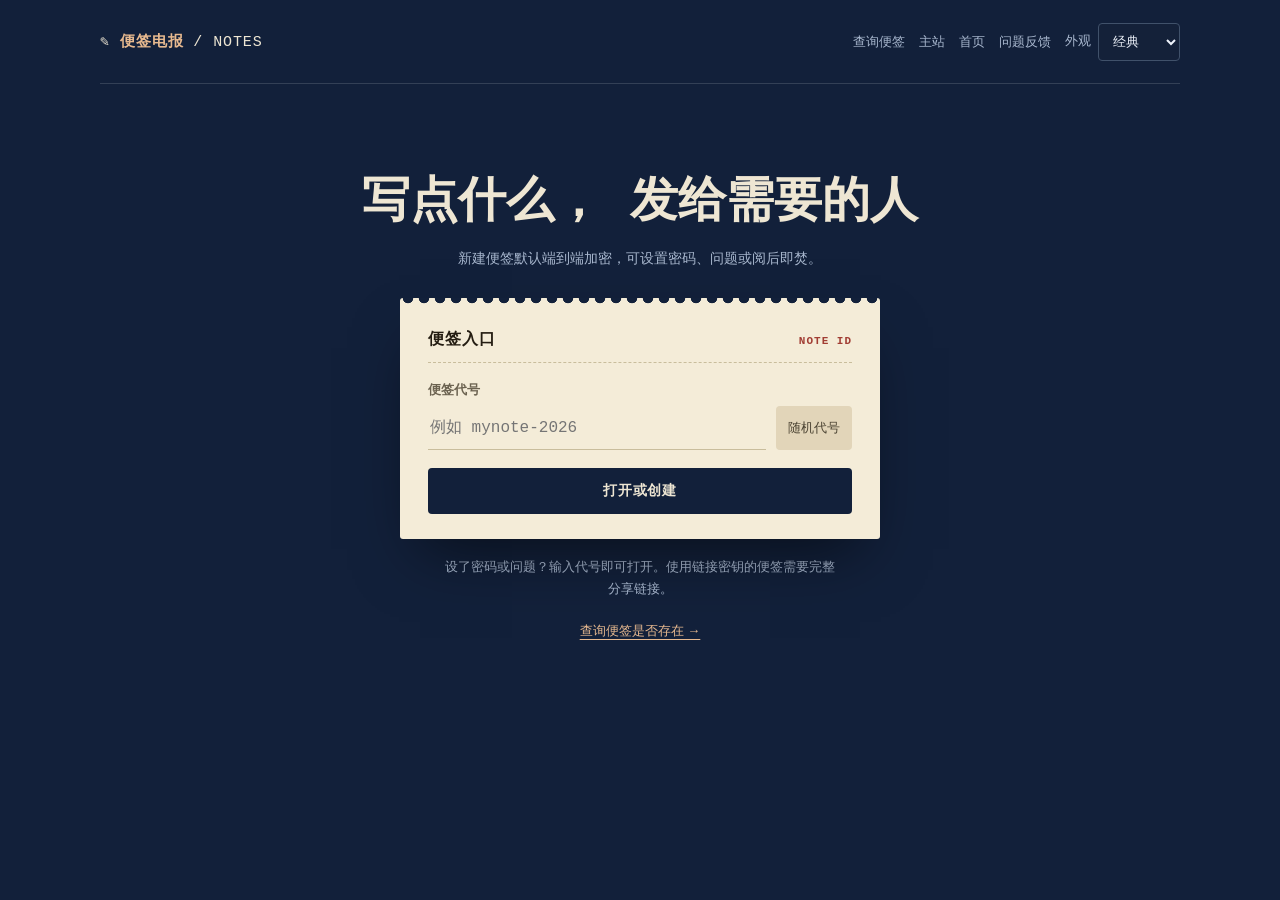
<file: public/index.html>
<!DOCTYPE html>
<html lang="zh-CN" data-astra-site="note">
<head>
<meta charset="UTF-8" />
<meta name="viewport" content="width=device-width, initial-scale=1.0" />
<meta name="theme-color" id="themeColor" content="#12203a" />
<link rel="icon" type="image/png" href="/favicon.png" />
<title>便签电报 · Notes</title>
<script>
  // 在页面画出来之前先读取主题，避免打开时闪一下旧颜色。
  try{
    var firstTheme = localStorage.getItem('tg_note_theme_v1') === 'tech' ? 'tech' : 'classic';
    document.documentElement.setAttribute('data-note-theme', firstTheme);
    document.getElementById('themeColor').content = firstTheme === 'tech' ? '#050b14' : '#12203a';
  }catch(_){ document.documentElement.setAttribute('data-note-theme', 'classic'); }
</script>
<style>
  :root{
    --ink: #12203a;
    --paper: #f4ecd8;
    --text-dark: #241d12;
    --text-light: #eee6d3;
    --muted: #7c8aa3;
    --teal: #3f7d76;
    --teal-dark: #2c5b56;
    --seal: #a13d33;
    --seal-dark: #7e2e26;
    --font-display: 'Courier New', 'Consolas', monospace;
    --font-body: -apple-system, BlinkMacSystemFont, 'Segoe UI', 'PingFang SC', 'Microsoft YaHei', sans-serif;
    --font-mono: 'Consolas', 'Courier New', monospace;
  }
  *{box-sizing:border-box;}
  html,body{margin:0;padding:0;}
  body{
    min-height:100vh;
    background: var(--ink);
    color: var(--text-light);
    font-family: var(--font-body);
  }
  #app{min-height:100vh; display:flex; flex-direction:column; align-items:center;}
  a{color:inherit;text-decoration:none;}
  button{font-family:inherit;cursor:pointer;border:none;}
  input, textarea{font-family:inherit;}

  .topnav{width:100%; display:flex; justify-content:space-between; align-items:center; padding:22px 32px; letter-spacing:0.08em; font-size:13px; text-transform:uppercase; color:var(--muted);}
  .topnav .brand{font-family:var(--font-display); color:var(--text-light); font-size:14px; letter-spacing:0.12em;}
  .topnav .brand b{color:#e7b98f;}
  .topnav nav{display:flex;align-items:center;justify-content:flex-end;}
  .topnav nav a{margin-left:22px; transition:color .15s;}
  .topnav nav a:hover{color:var(--text-light);}
  .theme-toggle{margin-left:18px;padding:7px 10px;border:1px solid rgba(255,255,255,.13);border-radius:18px;color:var(--text-light);background:rgba(255,255,255,.06);font-size:12px;letter-spacing:.04em;white-space:nowrap;transition:.18s;}
  .theme-toggle:hover{background:rgba(255,255,255,.13);transform:translateY(-1px);}
  .theme-to-classic{display:none;}

  .home-wrap{flex:1; width:100%; display:flex; flex-direction:column; align-items:center; justify-content:center; padding:40px 20px 100px;}
  .telegram-title{font-family:var(--font-display); font-size:clamp(28px,5vw,46px); text-align:center; margin:0 0 6px; color:var(--text-light);}
  .telegram-sub{color:var(--muted); font-size:14px; text-align:center; max-width:440px; line-height:1.7; margin-bottom:40px;}
  .telegram-card{background:var(--paper); color:var(--text-dark); width:min(460px,92vw); padding:34px 30px 28px; position:relative; box-shadow:0 30px 60px -20px rgba(0,0,0,0.55); border-radius:2px;}
  .perforation{position:absolute; top:0; left:0; right:0; height:14px; background-image:radial-gradient(circle 7px, var(--ink) 7px, transparent 7.5px); background-size:28px 28px; background-position:14px -7px; background-repeat:repeat-x;}
  .telegram-card label{display:block; font-family:var(--font-mono); font-size:11px; letter-spacing:0.1em; text-transform:uppercase; color:#6b6250; margin-bottom:8px; margin-top:18px;}
  .slug-input{width:100%; border:none; border-bottom:2px solid #c9bd9c; background:transparent; font-size:20px; font-family:var(--font-mono); padding:6px 2px; color:var(--text-dark); outline:none;}
  .slug-input:focus{border-color:var(--teal);}
  .go-btn{margin-top:26px; width:100%; background:var(--ink); color:var(--text-light); padding:14px; font-size:14px; letter-spacing:0.14em; text-transform:uppercase; font-family:var(--font-mono); border-radius:1px; transition:transform .12s, background .15s;}
  .go-btn:hover{background:var(--teal-dark); transform:translateY(-1px);}
  .home-hint{margin-top:22px; color:var(--muted); font-size:12.5px; text-align:center; max-width:400px; line-height:1.6;}

  .note-wrap{flex:1; width:100%; display:flex; flex-direction:column; align-items:center; padding:0 0 60px;}
  .note-bar{width:min(880px,94vw); display:flex; align-items:center; justify-content:space-between; padding:18px 4px 14px; flex-wrap:wrap; gap:10px;}
  .postmark{font-family:var(--font-mono); font-size:13px; color:var(--text-light); border:1px dashed var(--muted); padding:6px 12px; border-radius:20px; display:flex; align-items:center; gap:8px;}
  .postmark .dot{width:6px;height:6px;border-radius:50%;background:var(--teal);}
  .note-actions{display:flex; gap:10px; align-items:center;}
  .icon-btn{background:rgba(255,255,255,0.06); color:var(--text-light); padding:9px 14px; border-radius:20px; font-size:12.5px; display:flex; align-items:center; gap:6px; transition:background .15s;}
  .icon-btn:hover{background:rgba(255,255,255,0.14);}
  .icon-btn.seal{background:var(--seal);}
  .icon-btn.seal:hover{background:var(--seal-dark);}
  .icon-btn.seal.off{background:rgba(255,255,255,0.06);}
  .icon-btn.seal.off:hover{background:rgba(255,255,255,0.14);}

  .paper-page{width:min(880px,94vw); background:var(--paper); position:relative; min-height:60vh; box-shadow:0 30px 60px -20px rgba(0,0,0,0.55); border-radius:2px;}
  .paper-page textarea{width:100%; min-height:60vh; border:none; outline:none; background:transparent; resize:vertical; padding:40px 44px 30px; font-size:17px; line-height:1.85; color:var(--text-dark); font-family:var(--font-body);}
  .save-status{position:absolute; bottom:12px; right:20px; font-family:var(--font-mono); font-size:11px; color:#8a806a;}

  .settings-panel{width:min(880px,94vw); background:rgba(255,255,255,0.05); border-radius:4px; margin-top:14px; padding:20px 22px; font-size:13.5px; color:var(--text-light); display:none;}
  .settings-panel.open{display:block;}
  .settings-panel .row{display:flex; align-items:center; gap:10px; margin-bottom:14px;}
  .settings-panel input[type=text]{background:rgba(255,255,255,0.08); border:1px solid rgba(255,255,255,0.15); color:var(--text-light); padding:9px 12px; border-radius:4px; font-size:13.5px; outline:none; flex:1;}
  .settings-panel button.apply{background:var(--teal); color:#fff; padding:9px 16px; border-radius:4px; font-size:13px;}
  .settings-panel button.apply:hover{background:var(--teal-dark);}
  .settings-note{color:var(--muted); font-size:12px; line-height:1.6; margin-top:6px;}

  .gate-wrap{flex:1; width:100%; display:flex; align-items:center; justify-content:center; padding:40px 20px;}
  .gate-card{background:var(--paper); color:var(--text-dark); width:min(400px,90vw); padding:36px 30px; text-align:center; border-radius:2px; box-shadow:0 30px 60px -20px rgba(0,0,0,0.55); position:relative;}
  .wax-seal{width:60px; height:60px; border-radius:50%; background:radial-gradient(circle at 35% 30%, #c25445, var(--seal-dark)); margin:-66px auto 20px; display:flex; align-items:center; justify-content:center; box-shadow:0 8px 18px rgba(0,0,0,0.4); font-size:22px;}
  .gate-card h3{font-family:var(--font-display); margin:0 0 6px; font-size:20px;}
  .gate-card p{color:#6b6250; font-size:13px; margin-bottom:20px;}
  .gate-card input{width:100%; border:none; border-bottom:2px solid #c9bd9c; background:transparent; padding:8px 2px; font-size:16px; text-align:center; outline:none; margin-bottom:18px;}
  .gate-card input:focus{border-color:var(--teal);}
  .gate-error{color:var(--seal); font-size:12.5px; margin-top:-10px; margin-bottom:14px; display:none;}

  .fb-wrap{flex:1; width:100%; display:flex; flex-direction:column; align-items:center; padding:20px 20px 80px;}
  .fb-card{background:var(--paper); color:var(--text-dark); width:min(560px,94vw); padding:32px 30px; border-radius:2px; box-shadow:0 30px 60px -20px rgba(0,0,0,0.55); position:relative;}
  .fb-card h2{font-family:var(--font-display); margin:8px 0 4px; font-size:22px;}
  .fb-card p.desc{color:#6b6250; font-size:13px; margin-bottom:22px; line-height:1.6;}
  .fb-card label{display:block; font-family:var(--font-mono); font-size:11px; text-transform:uppercase; letter-spacing:0.08em; color:#6b6250; margin-bottom:6px; margin-top:16px;}
  .fb-card input[type=text]{width:100%; border:none; border-bottom:2px solid #c9bd9c; background:transparent; padding:6px 2px; font-size:15px; outline:none;}
  .fb-card textarea{width:100%; border:1px solid #c9bd9c; background:rgba(255,255,255,0.4); padding:10px; font-size:14.5px; line-height:1.6; min-height:110px; outline:none; border-radius:2px; resize:vertical;}
  .fb-submit{margin-top:20px;}
  .fb-msg{font-size:12.5px; color:var(--teal-dark); margin-top:10px; display:none;}
  .fb-list-wrap{width:min(560px,94vw); margin-top:32px;}
  .fb-list-title{font-family:var(--font-mono); color:var(--muted); font-size:12px; letter-spacing:0.1em; text-transform:uppercase; margin-bottom:14px;}
  .fb-item{background:rgba(255,255,255,0.05); border-radius:4px; padding:14px 16px; margin-bottom:10px; font-size:13.5px; color:var(--text-light);}
  .fb-item .meta{font-family:var(--font-mono); font-size:11px; color:var(--muted); margin-bottom:6px; display:flex; justify-content:space-between;}
  .fb-item .body{line-height:1.6; white-space:pre-wrap; word-break:break-word;}
  .fb-empty{color:var(--muted); font-size:13px; text-align:center; padding:20px 0;}

  /* 科技夜航：只改变外观，所有笔记功能仍然使用同一套代码。 */
  html[data-note-theme="tech"]{
    --ink:#050b14;
    --paper:#0d1c2e;
    --text-dark:#edfaff;
    --text-light:#f1fbff;
    --muted:#8ea8b9;
    --teal:#59e2ff;
    --teal-dark:#2bb2cf;
    --seal:#ff7188;
    --seal-dark:#cb4961;
  }
  html[data-note-theme="tech"] body{
    background:
      radial-gradient(circle at 14% 0%,rgba(31,131,185,.24),transparent 34%),
      radial-gradient(circle at 88% 18%,rgba(92,76,210,.18),transparent 32%),
      var(--ink);
  }
  html[data-note-theme="tech"] body::before{
    content:"";position:fixed;inset:0;pointer-events:none;z-index:0;opacity:.38;
    background-image:linear-gradient(rgba(89,226,255,.026) 1px,transparent 1px),linear-gradient(90deg,rgba(89,226,255,.026) 1px,transparent 1px);
    background-size:34px 34px;mask-image:linear-gradient(#000,transparent 88%);
  }
  html[data-note-theme="tech"] #app{position:relative;z-index:1;}
  html[data-note-theme="tech"] .topnav{border-bottom:1px solid rgba(89,226,255,.1);background:rgba(5,14,25,.52);backdrop-filter:blur(14px);}
  html[data-note-theme="tech"] .topnav .brand b{color:var(--teal);text-shadow:0 0 22px rgba(89,226,255,.24);}
  html[data-note-theme="tech"] .theme-to-tech{display:none;}
  html[data-note-theme="tech"] .theme-to-classic{display:inline;}
  html[data-note-theme="tech"] .theme-toggle{border-color:rgba(89,226,255,.25);color:var(--teal);background:rgba(89,226,255,.07);}
  html[data-note-theme="tech"] .telegram-title{letter-spacing:-.035em;text-shadow:0 0 36px rgba(89,226,255,.12);}
  html[data-note-theme="tech"] .telegram-card,
  html[data-note-theme="tech"] .paper-page,
  html[data-note-theme="tech"] .gate-card,
  html[data-note-theme="tech"] .fb-card{
    border:1px solid rgba(89,226,255,.2);border-radius:20px;
    background:linear-gradient(150deg,#10243a,#091525 78%);
    box-shadow:0 28px 80px rgba(0,0,0,.42),inset 0 1px rgba(255,255,255,.025);
  }
  html[data-note-theme="tech"] .perforation{left:24px;right:24px;top:0;height:1px;background:linear-gradient(90deg,transparent,var(--teal),transparent);opacity:.65;}
  html[data-note-theme="tech"] .telegram-card label,
  html[data-note-theme="tech"] .fb-card label,
  html[data-note-theme="tech"] .gate-card p,
  html[data-note-theme="tech"] .fb-card p.desc{color:var(--muted);}
  html[data-note-theme="tech"] .slug-input,
  html[data-note-theme="tech"] .gate-card input,
  html[data-note-theme="tech"] .fb-card input[type=text]{color:var(--text-dark);border-color:rgba(89,226,255,.24);}
  html[data-note-theme="tech"] .slug-input::placeholder,
  html[data-note-theme="tech"] .gate-card input::placeholder,
  html[data-note-theme="tech"] .fb-card input::placeholder,
  html[data-note-theme="tech"] .fb-card textarea::placeholder{color:#5f788a;}
  html[data-note-theme="tech"] .go-btn{border-radius:10px;color:#04151d;background:linear-gradient(135deg,var(--teal),#79efb9);font-weight:900;box-shadow:0 10px 30px rgba(89,226,255,.13);}
  html[data-note-theme="tech"] .go-btn:hover{background:linear-gradient(135deg,#86ecff,#9bf5ca);}
  html[data-note-theme="tech"] #randomBtn{border-radius:9px!important;color:#04151d!important;font-weight:800;background:var(--teal)!important;}
  html[data-note-theme="tech"] .postmark{border-style:solid;border-color:rgba(89,226,255,.24);color:var(--text-light);background:rgba(12,31,51,.65);}
  html[data-note-theme="tech"] .icon-btn{border:1px solid rgba(89,226,255,.13);background:rgba(16,42,66,.64);}
  html[data-note-theme="tech"] .icon-btn:hover{border-color:rgba(89,226,255,.36);background:rgba(24,57,86,.8);}
  html[data-note-theme="tech"] .icon-btn.seal{border-color:rgba(255,113,136,.35);background:rgba(143,42,62,.5);}
  html[data-note-theme="tech"] .paper-page textarea{color:var(--text-dark);background-image:linear-gradient(rgba(89,226,255,.035) 1px,transparent 1px);background-size:100% 31.45px;}
  html[data-note-theme="tech"] .save-status{color:#7192a7;}
  html[data-note-theme="tech"] .settings-panel{border:1px solid rgba(89,226,255,.14);border-radius:13px;background:rgba(10,27,45,.78);backdrop-filter:blur(14px);}
  html[data-note-theme="tech"] .settings-panel input[type=text]{border-color:rgba(89,226,255,.2);border-radius:9px;background:#071625;}
  html[data-note-theme="tech"] .settings-panel button.apply{border-radius:9px;color:#04151d;font-weight:800;}
  html[data-note-theme="tech"] .wax-seal{border-radius:18px;color:#06151d;background:linear-gradient(145deg,var(--teal),#7a98ff);box-shadow:0 10px 30px rgba(89,226,255,.2);}
  html[data-note-theme="tech"] .fb-card textarea{color:var(--text-dark);border-color:rgba(89,226,255,.2);border-radius:10px;background:#071625;}
  html[data-note-theme="tech"] .fb-item{border:1px solid rgba(89,226,255,.12);border-radius:12px;background:rgba(13,35,56,.7);}

  @media (max-width:600px){
    .topnav{padding:18px 18px;}
    .topnav{flex-wrap:wrap;gap:11px;}
    .topnav nav{width:100%;}
    .topnav nav a{margin-left:14px;}
    .theme-toggle{margin-left:12px;}
    .paper-page textarea{padding:28px 20px 24px; font-size:16px;}
  }
</style>
<!-- ASTRA HEAD START -->
<style id="astra-style">
/* 只有 html.astra 下的样式生效；原有样式完整保留。 */
.astra-only{display:none!important}
html:not(.astra) .astra-only{display:none!important}
html.astra .astra-only{display:revert!important}
html.astra .legacy-only{display:none!important}
.design-switch{display:inline-flex;align-items:center;gap:7px;flex:0 0 auto;font:13px/1.4 system-ui,"Microsoft YaHei",sans-serif;letter-spacing:0;text-transform:none;color:#c9d4e5}
.design-switch select{width:auto;min-width:80px;min-height:36px;padding:6px 24px 6px 10px;border:1px solid #40516a;border-radius:7px;color:#edf2fa;background:#142139;font:inherit;cursor:pointer}
.design-switch select:focus-visible{outline:3px solid #f3b15f;outline-offset:3px}
.astra-header-actions{display:flex;align-items:center;justify-content:flex-end;gap:14px;flex-wrap:wrap}
html[data-astra-site="note"] .theme-toggle{display:none}
html.astra{
  color-scheme:light;--bg:#f6f7f9;--panel:#fff;--panel2:#f0f3f8;--line:#dce1e8;--text:#1a2331;--muted:#626d7d;
  --cyan:#245de2;--blue:#245de2;--green:#217350;--gold:#986019;--purple:#6451ab;--red:#b73849;--article:#273243;
  --note:#245de2;--image:#245de2;--document:#245de2;--status:#217350;
  --a-paper:#fff;--a-soft:#eef2f8;--a-ink:#172337;--a-accent:#245de2;--a-on-accent:#fff;--a-line:#dce1e8;
}
html.astra body{background:var(--bg);color:var(--text);font-family:Inter,"Segoe UI","PingFang SC","Microsoft YaHei",sans-serif;font-size:16px;line-height:1.65;letter-spacing:0}
html.astra body:before,html.astra body:after{display:none}
html.astra *,html.astra *:before,html.astra *:after{box-sizing:border-box;text-shadow:none}
html.astra :is(button,a,input,select,textarea){-webkit-tap-highlight-color:transparent}
html.astra :is(button,a,input,select,textarea):focus-visible{outline:3px solid var(--a-accent);outline-offset:4px}
html.astra :is(input,textarea,select){font-size:16px}
html.astra :is(button,a){transition:background .16s ease,border-color .16s ease,color .16s ease,transform .16s ease}
html.astra :is(.page,.app){width:min(1180px,calc(100% - 64px));padding:26px 0 40px}
html.astra :is(.topbar,.top,header){gap:20px;flex-wrap:wrap}
html.astra :is(.topbar,.top){padding-bottom:22px;border-bottom:1px solid var(--line)}
html.astra .brand{min-width:0;gap:12px}
html.astra :is(.brand h1,.brand strong){font-size:18px;font-weight:650;letter-spacing:-.025em}
html.astra :is(.brand p,.brand span,.brand-caption){font-size:11px;letter-spacing:.1em;color:var(--muted)}
html.astra :is(.logo,.mark){width:40px;height:40px;flex:0 0 40px;border:0;border-radius:10px;background:var(--a-ink);color:#fff;box-shadow:none;font-size:18px;font-weight:700}
html.astra :is(.top-actions,.actions,.security-tools){flex-wrap:wrap}
html.astra :is(.nav-btn,.home,.home-link,.badge.action,.btn,.file-button,.preview-toggle,.copy-row button){color:var(--text);background:var(--a-paper);border:1px solid var(--line);border-radius:7px;box-shadow:none;font-size:14px;font-weight:500;padding:9px 14px;line-height:1.5;min-height:40px}
html.astra :is(.nav-btn,.home,.home-link,.badge.action,.btn,.file-button,.preview-toggle,.copy-row button):hover{background:var(--a-soft);border-color:var(--muted);transform:none}
html.astra :is(.btn.primary,.create-button,.submit-btn,.choose,.preview-toggle.active){background:var(--a-accent);border-color:var(--a-accent);color:var(--a-on-accent);box-shadow:none;border-radius:7px;font-size:14px;font-weight:600}
html.astra :is(.btn.danger,.btn-danger){color:var(--red);background:transparent;border-color:var(--red)}
html.astra .design-switch{color:var(--muted)}
html.astra .design-switch select{color:var(--text);background:var(--a-paper);border-color:var(--line);font-size:14px;min-height:40px}
html.astra :is(.online,.top-actions>.badge:not(.action)){display:none}
html.astra .hero{padding:46px 0 30px;text-align:left}
html.astra .eyebrow{color:var(--a-accent);font-size:11px;font-weight:600;letter-spacing:.18em}
html.astra .hero h2{font-size:clamp(28px,3.4vw,44px);line-height:1.3;letter-spacing:-.04em;margin:12px 0}
html.astra :is(.hero h2 span,.shine){color:var(--text);background:none;-webkit-text-fill-color:currentColor}
html.astra .hero p{color:var(--muted);margin:0;max-width:660px;font-size:15px;line-height:1.8}
html.astra :is(.panel,.feedback-panel,.editor,.key-gate){background:var(--a-paper);border:1px solid var(--line);border-radius:10px;box-shadow:none}
html.astra :is(.field,.title-input,.content-input,.admin-key-input,.copy-row input,.feedback-form input,.feedback-form textarea,.format-picker select){background:var(--a-paper);color:var(--text);border:1px solid var(--line);border-radius:6px;box-shadow:none}
html.astra :is(input,textarea)::placeholder{color:var(--muted);opacity:1}
html.astra :is(.field-label,.label,.format-picker,.feedback-form label){font-size:14px;color:var(--muted)}
html.astra :is(.tip span,.rule span,.info small,.capacity small,.counter,.copy-row label,.result-note,.history-sub){font-size:13px;line-height:1.7;color:var(--muted)}
html.astra :is(.tip strong,.rule strong,.info h3){color:var(--text)}
html.astra :is(.tip i,.rule-icon){color:var(--a-accent);background:var(--a-soft);border:0;border-radius:6px;box-shadow:none}
html.astra .meter{height:5px;background:var(--a-soft)}
html.astra .meter i{background:var(--a-accent)}
html.astra footer{color:var(--muted);font-size:12px;line-height:1.8;padding:24px 0 0;border-top:1px solid var(--line);margin-top:40px;flex-wrap:wrap}
html.astra :is(.toast,.toast.show){background:var(--a-ink);color:#fff;max-width:calc(100% - 32px);font-size:14px;border:1px solid var(--line);box-shadow:0 8px 24px #0002;border-radius:8px}
html.astra :is(.toast.bad,.toast.error){background:#7b2336;color:#fff}
html.astra .feedback-view{padding:40px 0 10px}
html.astra .feedback-head{text-align:left;margin:0 0 28px}
html.astra .feedback-head h2{font-size:36px}
html.astra .feedback-item{background:var(--a-soft);border-color:var(--line);border-radius:6px}
html.astra .feedback-form label{color:var(--text)}
/* 主站：文字与三张内容标本，而非大图标。 */
html.astra[data-astra-site="main"] .hero{padding:76px 0 48px;position:relative}
html.astra[data-astra-site="main"] .hero h2{font-size:clamp(40px,5.6vw,70px);font-weight:600;letter-spacing:-.055em;line-height:1.25;max-width:850px;margin:18px 0}
html.astra[data-astra-site="main"] .sites{gap:24px;grid-template-columns:repeat(3,minmax(0,1fr))}
html.astra[data-astra-site="main"] .card{min-height:395px;padding:0 0 62px;background:transparent;border:0;border-radius:0;box-shadow:none;overflow:visible}
html.astra[data-astra-site="main"] .card:before,html.astra[data-astra-site="main"] .card:after{display:none}
html.astra[data-astra-site="main"] .card:hover{transform:none;box-shadow:none}
html.astra[data-astra-site="main"] .card :is(.icon,.number){display:none}
html.astra[data-astra-site="main"] .card h3{font-size:22px;letter-spacing:-.03em;margin:24px 0 8px;color:var(--text)}
html.astra[data-astra-site="main"] .card p{font-size:14px;line-height:1.85;color:var(--muted)}
html.astra[data-astra-site="main"] .enter{left:0;right:0;bottom:8px;font-size:13px;color:var(--a-accent);font-weight:600}
html.astra[data-astra-site="main"] .arrow{border:0;background:none;color:var(--a-accent)}
html.astra[data-astra-site="main"] .small-note{text-align:left;color:var(--muted);font-size:12px;margin-top:36px}
html.astra .astra-specimen{height:194px;position:relative;overflow:hidden;display:flex!important;align-items:center;justify-content:center;border-radius:8px;background:#e9eef6;color:#19273e;transition:transform .2s}
.astra-specimen .spec-sheet{width:72%;padding:23px 24px;background:#fff;box-shadow:0 9px 24px #17233712;transform:rotate(-4deg);font-size:13px;line-height:2}
.spec-sheet small{display:block;font-size:10px;color:#6b788c;letter-spacing:.14em;border-bottom:1px solid #e1e6ee;margin-bottom:12px;padding-bottom:7px}
.spec-sheet .spec-line{height:1px;background:#e6ebf2;margin-top:12px}
.astra-specimen.document{background:#eaeef4}
.astra-specimen.document .spec-sheet{transform:rotate(3deg);font-family:Georgia,"Microsoft YaHei",serif}
.spec-formula{font:italic 26px Georgia,serif;display:block;text-align:center;margin:9px 0}
.astra-specimen.picture{background:#dce8f2}
.spec-photo{position:relative;width:70%;height:132px;border:7px solid #fff;background:#bacede;overflow:hidden;transform:rotate(-5deg);box-shadow:0 10px 24px #1723371a}
.spec-photo:before{content:"";width:130px;height:130px;position:absolute;left:-12px;bottom:-80px;background:#668294;transform:rotate(45deg)}
.spec-photo:after{content:"";width:170px;height:170px;position:absolute;right:-25px;bottom:-105px;background:#385970;transform:rotate(45deg)}
.spec-sun{width:27px;height:27px;border-radius:50%;background:#f4e5bb;position:absolute;right:26px;top:17px}
.spec-file{position:absolute;bottom:24px;right:21px;background:#fff;color:#405069;border-radius:4px;padding:5px 10px;font:11px/1.5 Consolas,monospace;box-shadow:0 3px 12px #0001}
/* 班级新版：浅色纸面、墨蓝文字与蓝色操作，原版深色完全保留。 */
html.astra:is([data-astra-site="cla"],[data-astra-site="pk"],[data-astra-site="sco"],[data-astra-site="goal"]){
 color-scheme:light;--bg:#f6f7f9;--page:#f6f7f9;--panel:#fff;--panel2:#eef2f8;--surface:#fff;--surface-2:#f0f3f8;--surface-3:#e8edf5;--text:#1a2331;--muted:#626d7d;--muted-2:#68758a;--line:#dce1e8;--border:#dce1e8;--border-light:#b7c3d3;--cyan:#245de2;--blue:#245de2;--gold:#986019;--amber:#9b551c;--amber-soft:#9b551c0d;--blue-soft:#245de20c;--green:#217350;--red:#b73849;--purple:#6451ab;--a-paper:#fff;--a-soft:#eef2f8;--a-ink:#172337;--a-accent:#245de2;--a-on-accent:#fff;--a-line:#dce1e8;--shadow:none;
}
html.astra:is([data-astra-site="cla"],[data-astra-site="sco"],[data-astra-site="goal"]) :is(.logo,.mark){background:var(--a-ink);color:#fff;border-radius:7px;box-shadow:none}
html.astra[data-astra-site="cla"] .hero{position:relative;padding:56px 210px 44px 0;min-height:245px}
html.astra[data-astra-site="cla"] .hero:after{content:"803";position:absolute;right:0;top:24px;color:#aebed3;font:600 clamp(100px,13vw,164px)/1.2 Georgia,serif;letter-spacing:-.08em;opacity:.9}
html.astra[data-astra-site="cla"] .hero h2{font-size:clamp(34px,4.8vw,57px);line-height:1.28;max-width:740px;font-weight:600}
html.astra[data-astra-site="cla"] .sites{grid-template-columns:1.3fr 1fr;gap:18px}
html.astra[data-astra-site="cla"] .card{border-radius:9px;padding:26px;min-height:180px;background:var(--a-paper);box-shadow:none;border-color:var(--line);--accent:var(--a-accent)}
html.astra[data-astra-site="cla"] .card:before{display:none}
html.astra[data-astra-site="cla"] .card.pk{grid-row:span 2;display:flex;flex-direction:column;justify-content:center;padding:38px;background:#e7edf7;color:#172337;border:1px solid #d1dced;--accent:#245de2}
html.astra[data-astra-site="cla"] .card.pk:after{content:"VS";position:absolute;top:8px;right:25px;color:#17233712;font:italic 100px Georgia,serif;pointer-events:none}
html.astra[data-astra-site="cla"] .card.pk h3{font-size:38px;margin:18px 0 10px}
html.astra[data-astra-site="cla"] .card.pk p{color:#3d4550;max-width:360px}
html.astra[data-astra-site="cla"] .card .icon{display:none}
html.astra[data-astra-site="cla"] .card h3{font-size:25px;margin:15px 0 8px;font-weight:600}
html.astra[data-astra-site="cla"] .card p{font-size:14px;padding-bottom:40px;line-height:1.8}
html.astra[data-astra-site="cla"] .card-no{font-size:11px;letter-spacing:.14em}
html.astra[data-astra-site="cla"] .enter{font-size:13px;font-weight:600;bottom:22px;right:26px}
html.astra[data-astra-site="cla"] .card:hover{transform:translateY(-2px);box-shadow:none;border-color:var(--a-accent)}
html.astra :is(.modal-card,.dialog,.dlg-box,.gate-card){border-radius:10px;background:var(--a-paper);border-color:var(--line);box-shadow:0 24px 80px #0004;color:var(--text)}
html.astra .modal-close{background:var(--a-accent);color:var(--a-on-accent);border-radius:6px;box-shadow:none}
html.astra:is([data-astra-site="sco"],[data-astra-site="goal"]) header{padding:0 0 22px;background:transparent;border:0;border-bottom:1px solid var(--line);border-radius:0;backdrop-filter:none}
html.astra:is([data-astra-site="sco"],[data-astra-site="goal"]) .hero{grid-template-columns:1.1fr 1fr;padding:0;margin:32px 0 26px;gap:36px}
html.astra :is(.hero-card,.stats,.toolbar){background:transparent;border:0;border-radius:0;box-shadow:none}
html.astra .hero-card{padding:8px 0}
html.astra :is([data-astra-site="sco"],[data-astra-site="goal"]) .hero h2{font-size:36px}
html.astra .stats{border-top:1px solid var(--line);border-bottom:1px solid var(--line);align-self:stretch}
html.astra .stat{padding:18px 20px;min-height:84px;background:transparent;border-radius:0;box-shadow:none;border-color:var(--line)}
html.astra .stat span{font-size:12px}
html.astra .stat strong{font-size:29px;font-weight:500;font-variant-numeric:tabular-nums;color:var(--text);margin-top:3px}
html.astra .toolbar{padding:14px 0;margin-bottom:12px;border-bottom:1px solid var(--line);gap:18px}
html.astra :is(.search,select.field){border-color:var(--line);background:var(--a-paper);color:var(--text);border-radius:6px;padding:10px 12px;font-size:14px}
html.astra .mode{border:0;background:var(--a-soft);border-radius:5px;font-size:12px;box-shadow:none}
html.astra .mode .dot{box-shadow:none}
html.astra .students{grid-template-columns:repeat(3,minmax(0,1fr));gap:0 26px}
html.astra .student{display:flex;align-items:center;justify-content:space-between;gap:12px;min-height:83px;padding:18px 4px;text-align:left;background:transparent;border:0;border-bottom:1px solid var(--line);border-radius:0;box-shadow:none}
html.astra .student:after{display:none}
html.astra .student:hover{background:var(--a-soft);transform:none;box-shadow:none}
html.astra .student .name{font-size:16px;font-weight:500;overflow-wrap:anywhere}
html.astra .student .score{font-size:28px;font-weight:500;white-space:nowrap;font-variant-numeric:tabular-nums;color:var(--a-accent);margin:0}
html.astra .student .score.neg{color:var(--red)}
html.astra .student .unit{font-size:12px;margin-left:5px;color:var(--muted)}
html.astra[data-astra-site="goal"] .student{align-items:flex-start;flex-direction:column;justify-content:center;gap:7px;min-height:100px}
html.astra .student .goal{margin:0;gap:9px}
html.astra :is(.goal-chip,.goal-chip.rank){font-size:13px;color:var(--a-accent);background:transparent;padding:0;border-radius:0}
html.astra .unset{font-size:13px;margin:0}
html.astra :is(.rank-row,.archive,.round-item,.help-step){background:var(--a-paper);border-color:var(--line);border-radius:6px}
/* 擂台：对阵是主角，名单在旁边，档案以分隔线组织。 */
html.astra[data-astra-site="pk"] .topbar{max-width:1180px;padding:24px 0;width:calc(100% - 64px)}
html.astra[data-astra-site="pk"] .container{max-width:1180px;width:calc(100% - 64px);padding:0}
html.astra[data-astra-site="pk"] .brand-mark{width:42px;height:42px;filter:none}
html.astra[data-astra-site="pk"] .brand-name{font-size:18px;font-weight:600}
html.astra[data-astra-site="pk"] .security-tools button{font-size:13px;border-radius:6px;background:var(--a-paper);padding:9px 12px;color:var(--text)}
html.astra[data-astra-site="pk"] .hero-panel{grid-template-columns:1.3fr 1fr;background:transparent;border:0;border-radius:0;padding:32px 0 24px;margin:0;box-shadow:none;gap:30px}
html.astra[data-astra-site="pk"] .hero-panel:after{display:none}
html.astra[data-astra-site="pk"] .header h1{font-size:clamp(30px,4vw,48px);font-weight:600;line-height:1.3;letter-spacing:-.04em;margin:8px 0}
html.astra[data-astra-site="pk"] .header .subtitle{font-size:14px}
html.astra[data-astra-site="pk"] .status-bar{border:0;border-left:2px solid var(--a-accent);border-radius:0;background:transparent;padding:12px 18px;font-size:14px;box-shadow:none}
html.astra[data-astra-site="pk"] .status-dot{display:none}
html.astra .astra-arena-nav{display:flex!important;gap:26px;align-items:center;flex-wrap:wrap;padding:0 0 15px;margin-bottom:24px;border-bottom:1px solid var(--line)}
.astra-arena-nav a{color:var(--muted);font-size:14px;text-decoration:none;padding:8px 0}
.astra-arena-nav a:first-child{color:var(--a-accent)}
html.astra[data-astra-site="pk"] .dashboard-grid{grid-template-columns:minmax(250px,.75fr) minmax(0,1.25fr);gap:28px}
html.astra[data-astra-site="pk"] .surface{padding:22px;background:var(--a-paper);border:1px solid var(--line);border-radius:9px;box-shadow:none}
html.astra[data-astra-site="pk"] .roster-surface{padding:20px 0;background:transparent;border:0}
html.astra[data-astra-site="pk"] .match-surface{position:static;border-top:3px solid var(--a-accent)}
html.astra[data-astra-site="pk"] .name-grid{grid-template-columns:repeat(4,minmax(0,1fr));gap:6px}
html.astra[data-astra-site="pk"] .name-btn{font-size:14px;min-height:43px;background:transparent;border-color:var(--line);color:var(--text);border-radius:5px;box-shadow:none;letter-spacing:0}
html.astra[data-astra-site="pk"] .surface-heading h2{font-size:20px;font-weight:600}
html.astra[data-astra-site="pk"] .surface-count{border-radius:4px;font-size:12px}
html.astra[data-astra-site="pk"] .pk-list{gap:0}
html.astra[data-astra-site="pk"] .pk-item{position:relative;display:flex;gap:12px;flex-wrap:wrap;justify-content:center;background:transparent;border:0;border-bottom:1px solid var(--line);border-radius:0;min-height:82px;padding:18px 9px;box-shadow:none;font-size:16px;animation:none}
html.astra[data-astra-site="pk"] :is(.pk-self,.pk-opp){flex:1;min-width:65px;text-align:center;color:var(--text);font-size:19px;font-weight:500}
html.astra[data-astra-site="pk"] .pk-vs{font:italic 16px Georgia,serif;color:var(--a-accent);background:none;padding:0;min-width:28px}
html.astra[data-astra-site="pk"] .pk-del{font-size:12px;flex:0 0 auto;margin-left:0;opacity:.85}
html.astra [data-astra-score-source]{display:none!important}
html.astra .astra-scoreboard{display:grid!important;grid-template-columns:minmax(0,1fr) 40px minmax(0,1fr);align-items:center;gap:12px;width:100%;padding:12px 0;text-align:center}
html.astra .astra-scoreboard>div{min-width:0}
html.astra .astra-scoreboard span{display:block;color:var(--text);font-size:16px;overflow-wrap:anywhere}
html.astra .astra-scoreboard strong{display:block;font-size:clamp(30px,4vw,48px);font-weight:500;line-height:1.35;font-variant-numeric:tabular-nums;color:var(--a-accent);margin-top:7px}
html.astra .astra-scoreboard em{font:italic 16px Georgia,serif;color:var(--muted)}
html.astra[data-astra-site="pk"] :is(.saved-section,.win-section){padding:26px 0;border:0;border-top:1px solid var(--line);border-radius:0;background:transparent;box-shadow:none;margin-top:32px}
html.astra[data-astra-site="pk"] :is(.saved-item,.saved-exam-block){background:transparent;border-color:var(--line);border-radius:5px}
html.astra[data-astra-site="pk"] .empty-state{border:0;border-radius:0;background:transparent;color:var(--muted);padding:45px 16px;font-size:14px}
html.astra[data-astra-site="pk"] .empty-state small{color:var(--muted);font-size:13px}
html.astra[data-astra-site="pk"] .btn{font-size:14px;border-radius:6px}
html.astra[data-astra-site="pk"] .site-credit{max-width:1180px;width:calc(100% - 64px);margin:36px auto 0;text-align:left;font-size:12px}
html.astra[data-astra-site="pk"] :is(.gate-overlay,.dlg-overlay){background:#101b2bf0;backdrop-filter:blur(5px)}
html.astra[data-astra-site="pk"] .gate-card{padding:38px 30px}
html.astra[data-astra-site="pk"] .gate-card:before{display:none}
html.astra[data-astra-site="pk"] #gateBtn{background:var(--a-accent);color:var(--a-on-accent);border-radius:6px;box-shadow:none}
/* 原界面里固定的深底和亮字也一同调整，覆盖成绩表、验证门与弹窗。 */
html.astra:is([data-astra-site="sco"],[data-astra-site="goal"]) .gate,
html.astra[data-astra-site="pk"] .gate-overlay{background:#eef2f7}
html.astra :is(.overlay,.modal,.dlg-overlay,.ca-overlay){background:#17233770;backdrop-filter:blur(5px)}
html.astra[data-astra-site="pk"] .dlg-overlay{background:#17233770}
html.astra .gate-icon{background:var(--a-soft);color:var(--a-accent);border:1px solid var(--line);box-shadow:none;border-radius:10px}
html.astra :is(.help-tip,.readonly){color:#79521a;background:#fcf5e7;border-color:#e7d8ba}
html.astra :is(.btn.purple,.btn.warn){color:var(--a-accent);background:var(--a-soft);border:1px solid var(--line)}
html.astra :is(.dlg-pk .ds,.dlg-pk .do,.saved-self,.saved-opp,.win-names-list .wn){color:var(--text)}
html.astra :is(.saved-vs,.saved-exam-count,.saved-exam-time,.score-info){color:var(--muted)}
html.astra :is(.analysis-result,.score-result-box,.paste-area,.analysis-name-input){background:var(--a-paper);color:var(--text);border-color:var(--line)}
html.astra :is(.btn-analysis,.btn-paste,.exam-name-badge,.win-exam-header .badge){color:var(--a-accent);background:var(--a-soft);border-color:var(--line);box-shadow:none}
html.astra .btn-analysis:hover{color:var(--a-accent);background:#e1e9f8;border-color:var(--a-accent)}
html.astra :is(.input-exam-name,.score-table input){background:var(--a-paper)!important;color:var(--text)!important;border-color:var(--border-light)!important}
html.astra .score-table th{background:var(--a-soft);color:var(--text)}
html.astra .score-name-cell{color:var(--text)!important}
html.astra[data-astra-site="pk"] .name-btn.sel{background:var(--a-accent)!important;border-color:var(--a-accent)!important;color:#fff!important;box-shadow:none}
html.astra[data-astra-site="pk"] :is(.btn-save,.btn-pri,.btn-pk,.help-close){background:var(--a-accent);color:#fff;border-color:var(--a-accent);box-shadow:none}
html.astra[data-astra-site="pk"] :is(.btn-save,.btn-pri,.btn-pk):disabled{background:var(--a-soft);color:var(--muted);border-color:var(--line)}
html.astra[data-astra-site="pk"] .btn-gray{color:var(--text);background:var(--a-soft);border-color:var(--line)}
html.astra[data-astra-site="pk"] .status-bar .selected-name{color:var(--a-accent);background:var(--a-soft)}
html.astra[data-astra-site="pk"] :is(.gate-caption,.gate-footnote,.gate-question){color:var(--muted)}
html.astra[data-astra-site="pk"] #gateAnswer{background:var(--a-paper);color:var(--text);border-color:var(--line)}
/* 文档和图床：把首屏交给输入区域。 */
html.astra:is([data-astra-site="mk"],[data-astra-site="tbl"]) .hero{padding:30px 0 24px}
html.astra:is([data-astra-site="mk"],[data-astra-site="tbl"]) .hero h2 br{display:none}
html.astra .editor-shell{grid-template-columns:minmax(0,1fr) 260px;gap:24px}
html.astra .editor{padding:26px}
html.astra .content-input{min-height:450px;line-height:1.85;background:#fcfdff;font-size:15px;padding:20px}
html.astra .title-input{font-size:18px}
html.astra .side{gap:20px}
html.astra .side .panel{background:transparent;border:0;border-radius:0;padding:12px 0 18px;border-bottom:1px solid var(--line)}
html.astra .compose-preview{background:var(--a-paper);color:var(--article);border-color:var(--line);border-radius:6px;font-size:17px;line-height:1.9;box-shadow:none}
html.astra :is(.compose-preview h1,.compose-preview h2,.compose-preview h3){color:var(--text)}
html.astra :is(.compose-preview pre,.compose-preview code,.article pre,.article code){color:#274267;background:#eef2f8;border-color:var(--line)}
html.astra :is(.compose-preview th,.compose-preview td,.article th,.article td){border-color:var(--line)}
html.astra .key-warning{color:#71501b;background:#fbf3df;border-color:#e6d6ae}
html.astra[data-astra-site="document"] .page{width:min(1060px,calc(100% - 64px))}
html.astra .document-head{text-align:left;padding:46px 0 26px}
html.astra .document-head h1{font-size:clamp(28px,4vw,44px);font-weight:600;letter-spacing:-.04em;color:var(--text);line-height:1.35}
html.astra .article{background:var(--a-paper);color:var(--article);border:1px solid var(--line);border-radius:6px;box-shadow:none;padding:40px clamp(22px,5vw,68px);font-size:17px;line-height:1.95}
html.astra .article :is(h1,h2,h3,h4){color:var(--text)}
html.astra :is(.tab,.chip){background:transparent;color:var(--muted);border-color:var(--line);border-radius:5px;font-size:13px}
html.astra .tab.active{color:var(--a-accent);border-color:var(--a-accent);background:#245de20b}
html.astra .source-view{background:#f0f3f8;color:var(--text);border-color:var(--line)}
html.astra .content-field{min-height:460px;background:#fcfdff;line-height:1.85}
html.astra :is(.article.html-preview,.compose-preview.html-preview){padding:0;background:#fff;overflow:hidden}
html.astra body.reader-mode .topbar{background:var(--bg);backdrop-filter:none}
html.astra .article blockquote{color:var(--muted)}
html.astra .key-icon{background:var(--a-soft);color:var(--a-accent);box-shadow:none}
html.astra[data-astra-site="tbl"] .workspace{grid-template-columns:minmax(0,1fr) 260px;gap:24px}
html.astra[data-astra-site="tbl"] .upload-panel{padding:24px}
html.astra .drop-zone{background:#f8fafe;border:1px dashed #aebed7;border-radius:7px;min-height:310px;box-shadow:none}
html.astra .drop-zone:hover,html.astra .drop-zone.dragover{background:#edf3ff;border-color:var(--a-accent)}
html.astra .upload-icon{background:var(--a-paper);color:var(--a-accent);box-shadow:none;border:1px solid var(--line);border-radius:12px}
html.astra .drop-zone h3{color:var(--text);font-size:23px}
html.astra .drop-zone p{color:var(--muted);font-size:14px}
html.astra .admin-key-box{background:transparent;border-color:var(--line);border-radius:0;padding:20px 0 0}
html.astra :is(.admin-key-box label,.admin-key-box small){color:var(--muted)}
html.astra :is(.history-item,.file-symbol){color:var(--text);background:var(--a-soft);border-color:var(--line);border-radius:6px}
/* 便签保留两个原主题，Astra 是额外的干净信纸。 */
html.astra[data-astra-site="note"]{--ink:#f6f7f9;--paper:#fff;--text-dark:#1a2331;--text-light:#1a2331;--muted:#626d7d;--teal:#245de2;--teal-dark:#1948b5;--seal:#b73849;--seal-dark:#972b3a;--font-display:Inter,"Segoe UI","Microsoft YaHei",sans-serif}
html.astra[data-astra-site="note"] .topnav{width:min(1180px,calc(100% - 64px));padding:26px 0 22px;border-bottom:1px solid var(--line);gap:20px;flex-wrap:wrap;font-size:13px;letter-spacing:0}
html.astra[data-astra-site="note"] .topnav .brand{font-family:var(--font-body);font-size:17px;font-weight:600;letter-spacing:0}
html.astra[data-astra-site="note"] .topnav .brand b{color:var(--a-accent)}
html.astra[data-astra-site="note"] .topnav nav{gap:18px;flex-wrap:wrap}
html.astra[data-astra-site="note"] .topnav nav a{margin:0}
html.astra[data-astra-site="note"] .topnav nav a[style]{color:var(--text)!important}
html.astra[data-astra-site="note"] .home-wrap{justify-content:flex-start;padding:66px 20px 60px}
html.astra[data-astra-site="note"] .telegram-title{font-size:clamp(27px,3.8vw,44px);font-weight:600;letter-spacing:-.04em}
html.astra[data-astra-site="note"] .telegram-sub{margin-bottom:28px;font-size:15px}
html.astra[data-astra-site="note"] .telegram-card{width:min(520px,100%);padding:28px 34px 34px;border:1px solid var(--line);border-radius:8px;box-shadow:0 10px 32px #17233706}
html.astra[data-astra-site="note"] .perforation{display:none}
html.astra[data-astra-site="note"] .telegram-card label{font-family:var(--font-body);font-size:13px;color:var(--muted);letter-spacing:0;margin-top:12px}
html.astra[data-astra-site="note"] .slug-input{font-size:21px;border-bottom:1px solid var(--line);padding:8px 2px}
html.astra[data-astra-site="note"] .go-btn{background:var(--a-accent);color:#fff;font-family:var(--font-body);font-size:15px;letter-spacing:0;border-radius:6px;margin-top:24px}
html.astra[data-astra-site="note"] #randomBtn{background:var(--a-soft)!important;color:var(--a-accent)!important;border-radius:5px!important}
html.astra[data-astra-site="note"] .note-wrap{padding-top:18px}
html.astra[data-astra-site="note"] :is(.note-bar,.paper-page,.settings-panel){width:min(900px,calc(100% - 40px))}
html.astra[data-astra-site="note"] .paper-page{border:1px solid var(--line);border-radius:6px;box-shadow:0 8px 30px #17233705}
html.astra[data-astra-site="note"] .paper-page textarea{padding:36px 44px 40px;font-size:17px;line-height:1.95;background:none}
html.astra[data-astra-site="note"] .postmark{border:0;padding:0;color:var(--muted)}
html.astra[data-astra-site="note"] .icon-btn{color:var(--text);background:var(--a-paper);border:1px solid var(--line);border-radius:6px;font-size:13px}
html.astra[data-astra-site="note"] .icon-btn.seal{color:var(--red);border-color:#e4c4cb;background:#fff}
html.astra[data-astra-site="note"] .settings-panel{background:var(--a-paper);border:1px solid var(--line);border-radius:6px}
html.astra[data-astra-site="note"] .settings-panel input[type=text]{background:var(--a-soft);border-color:var(--line)}
html.astra[data-astra-site="note"] .save-status{color:var(--muted);font-size:12px}
html.astra[data-astra-site="note"] .wax-seal{box-shadow:none;background:var(--a-accent);border-radius:12px;color:#fff}
/* 账号弹窗也跟随外观，账号权限和登录逻辑不变。 */
html.astra .ca-card{background:var(--a-paper);color:var(--text);border:1px solid var(--line);border-radius:10px;box-shadow:0 24px 80px #0004}
html.astra .ca-card p{color:var(--muted);font-size:14px}
html.astra .ca-field{background:var(--bg);color:var(--text);border-color:var(--line);border-radius:6px;font-size:16px}
html.astra .ca-button{background:var(--a-soft);color:var(--text);border-color:var(--line);border-radius:6px;font-size:14px;font-weight:500}
html.astra .ca-button.primary{background:var(--a-accent);color:var(--a-on-accent)}
html.astra .ca-user{background:var(--bg);border-color:var(--line);border-radius:6px}
/* 小屏和放大文字时，控件换行，不挤掉姓名与主要操作。 */
@media(min-width:1000px){
 html.astra[data-astra-site="mk"] .editor:has(.compose-preview.show){display:grid;grid-template-columns:minmax(0,1fr) minmax(0,1fr);gap:12px 20px}
 html.astra[data-astra-site="mk"] .editor:has(.compose-preview.show)>:not(.content-input):not(.compose-preview){grid-column:1/-1}
 html.astra[data-astra-site="mk"] .editor:has(.compose-preview.show) .compose-preview{margin:0;min-width:0;padding:20px;overflow:auto}
 html.astra[data-astra-site="mk"] .editor-shell:has(.compose-preview.show){grid-template-columns:minmax(0,1fr)}
 html.astra[data-astra-site="mk"] .editor-shell:has(.compose-preview.show) .side{grid-template-columns:1fr 1fr;gap:40px}
}
@media(max-width:900px){
 html.astra :is(.page,.app){width:calc(100% - 40px)}
 html.astra :is(.editor-shell,.workspace){grid-template-columns:minmax(0,1fr)!important}
 html.astra .side{grid-template-columns:1fr 1fr;gap:24px}
 html.astra[data-astra-site="cla"] .hero{padding-right:145px}
 html.astra[data-astra-site="cla"] .hero:after{font-size:115px;top:38px}
 html.astra[data-astra-site="cla"] .sites{grid-template-columns:1.1fr 1fr}
 html.astra:is([data-astra-site="sco"],[data-astra-site="goal"]) .hero{grid-template-columns:1fr;gap:16px}
 html.astra .students{grid-template-columns:repeat(2,minmax(0,1fr));gap:0 20px}
 html.astra[data-astra-site="pk"] .hero-panel{grid-template-columns:1fr;gap:15px}
 html.astra[data-astra-site="pk"] .dashboard-grid{grid-template-columns:1fr}
 html.astra[data-astra-site="pk"] .match-surface{order:-1}
 html.astra[data-astra-site="pk"] .name-grid{grid-template-columns:repeat(6,minmax(0,1fr))}
}
@media(max-width:600px){
 html.astra :is(.page,.app),html.astra[data-astra-site="document"] .page{width:calc(100% - 32px);padding-top:18px}
 html.astra :is(.top,.topbar,header){align-items:flex-start;gap:15px}
 html.astra :is(.top-actions,.actions,.security-tools){max-width:none;gap:7px}
 html.astra :is(.top,.topbar)>:is(.top-actions,.security-tools,.astra-header-actions),html.astra header>.actions{width:100%;justify-content:flex-start}
 html.astra .brand p{display:none}
 html.astra .hero{padding:28px 0 22px}
 html.astra .hero p{font-size:14px}
 html.astra[data-astra-site="main"] .hero{padding:40px 0 28px}
 html.astra[data-astra-site="main"] .hero h2{font-size:38px}
 html.astra[data-astra-site="main"] .sites{grid-template-columns:1fr;gap:24px}
 html.astra[data-astra-site="main"] .card{min-height:0;padding-bottom:51px}
 html.astra[data-astra-site="main"] .card h3{margin-top:18px}
 html.astra[data-astra-site="main"] .astra-specimen{height:170px}
 html.astra[data-astra-site="cla"] .hero{padding:30px 0 28px;min-height:0}
 html.astra[data-astra-site="cla"] .hero:after{display:none}
 html.astra[data-astra-site="cla"] .hero h2{font-size:35px}
 html.astra[data-astra-site="cla"] .sites{grid-template-columns:1fr}
 html.astra[data-astra-site="cla"] .card.pk{grid-row:auto;padding:28px;min-height:270px}
 html.astra[data-astra-site="cla"] .card.pk h3{font-size:32px}
 html.astra .side{grid-template-columns:1fr}
 html.astra :is(.editor,.feedback-panel){padding:18px}
 html.astra .editor-foot{flex-wrap:wrap}
 html.astra .article{padding:26px 20px;font-size:16px}
 html.astra .copy-row{grid-template-columns:minmax(0,1fr) auto}
 html.astra .copy-row label{grid-column:1/-1}
 html.astra .copy-row input{min-width:0}
 html.astra .content-input{min-height:350px;padding:14px}
 html.astra[data-astra-site="tbl"] .upload-panel{padding:16px}
 html.astra .drop-zone{min-height:280px;padding:24px 14px}
 html.astra .drop-zone h3{font-size:20px}
 html.astra .student{min-height:76px;gap:7px}
 html.astra .student .name{font-size:15px}
 html.astra .student .score{font-size:24px}
 html.astra .students{gap:0 14px}
 html.astra .toolbar{flex-wrap:wrap;align-items:stretch}
 html.astra .toolbar .search{max-width:none;width:100%}
 html.astra .mode{width:auto;order:0}
 html.astra .actions .label{display:inline}
 html.astra[data-astra-site="pk"] :is(.container,.topbar,.site-credit){width:calc(100% - 32px)}
 html.astra[data-astra-site="pk"] .topbar{padding:18px 0}
 html.astra[data-astra-site="pk"] .name-grid{grid-template-columns:repeat(4,minmax(0,1fr))}
 html.astra[data-astra-site="pk"] .surface{padding:17px}
 html.astra[data-astra-site="pk"] .roster-surface{padding:15px 0}
 html.astra[data-astra-site="pk"] .pk-item{gap:7px;padding:16px 0}
 html.astra[data-astra-site="pk"] :is(.pk-self,.pk-opp){font-size:16px;min-width:55px}
 html.astra[data-astra-site="pk"] .actions{grid-template-columns:1fr 1fr}
 html.astra[data-astra-site="note"] .topnav{width:calc(100% - 32px);padding:20px 0}
 html.astra[data-astra-site="note"] .topnav nav{width:100%;justify-content:flex-start;gap:14px}
 html.astra[data-astra-site="note"] .home-wrap{padding:40px 16px}
 html.astra[data-astra-site="note"] .telegram-card{padding:22px}
 html.astra[data-astra-site="note"] .paper-page textarea{padding:24px 20px 40px;font-size:16px}
 html.astra[data-astra-site="note"] .note-actions{flex-wrap:wrap;gap:6px}
 html.astra .home{font-size:14px}
 html.astra .home:after{display:none}
}
@media(prefers-reduced-motion:reduce){html.astra *,html.astra *:before,html.astra *:after{animation:none!important;transition:none!important;scroll-behavior:auto!important}}

</style>
<script id="astra-theme">
/* Astra 外观层。切换只更新页面属性，不重新加载、不触碰业务数据。 */
(function () {
  'use strict';
  var root = document.documentElement;
  var site = root.getAttribute('data-astra-site');
  var isNote = site === 'note';
  var storageKey = 'lernicks_design_v1';
  var meta = document.querySelector('meta[name="theme-color"]');
  var oldColor = meta ? meta.content : '#07111f';
  var choices = isNote ? [['astra', '新版'], ['classic', '经典'], ['tech', '科技']] : [['astra', '新版'], ['original', '原版']];
  function valid(value) { return choices.some(function (item) { return item[0] === value; }); }
  var selected = 'classic';
  try {
    var stored = localStorage.getItem(storageKey);
    if (valid(stored)) selected = stored;
    // 保留笔记使用者之前明确选过的经典 / 科技偏好。
    else if (isNote && !stored) {
      var previous = localStorage.getItem('tg_note_theme_v1');
      if (previous === 'classic' || previous === 'tech') selected = previous;
    }
  } catch (_) {}
  function apply(value, save) {
    if (!valid(value)) return;
    selected = value;
    root.setAttribute('data-design', value);
    root.classList.toggle('astra', value === 'astra');
    if (isNote) root.setAttribute('data-note-theme', value === 'tech' ? 'tech' : 'classic');
    if (meta) meta.content = value === 'astra' ? '#f6f7f9' : (isNote ? (value === 'tech' ? '#050b14' : '#12203a') : oldColor);
    document.querySelectorAll('[data-design-picker]').forEach(function (input) { input.value = value; });
    if (save) {
      try {
        localStorage.setItem(storageKey, value);
        if (isNote && value !== 'astra') localStorage.setItem('tg_note_theme_v1', value);
      } catch (_) {}
    }
    window.dispatchEvent(new CustomEvent('lernicks-design-change', { detail: { design: value } }));
  }
  apply(selected, false);
  function mount() {
    var target = isNote ? document.querySelector('.topnav nav') : document.querySelector('.top-actions, .security-tools, header .actions');
    if (!target) {
      var header = document.querySelector('header.topbar, .top');
      if (!header) return;
      target = document.createElement('div');
      target.className = 'astra-header-actions';
      var home = header.querySelector('.home, .home-link');
      if (home) target.appendChild(home);
      header.appendChild(target);
    }
    if (target.querySelector('[data-design-picker]')) return;
    var label = document.createElement('label');
    label.className = 'design-switch';
    var text = document.createElement('span');
    text.textContent = '外观';
    var input = document.createElement('select');
    input.setAttribute('data-design-picker', '');
    input.setAttribute('aria-label', '网站外观');
    choices.forEach(function (item) {
      var option = document.createElement('option');
      option.value = item[0]; option.textContent = item[1]; input.appendChild(option);
    });
    input.value = selected;
    label.appendChild(text); label.appendChild(input); target.appendChild(label);
  }
  document.addEventListener('change', function (event) {
    if (event.target.matches('[data-design-picker]')) apply(event.target.value, true);
  });
  window.addEventListener('storage', function (event) {
    if (event.key === storageKey && valid(event.newValue)) apply(event.newValue, false);
  });
  document.addEventListener('DOMContentLoaded', function () {
    mount();
    if (isNote) {
      var app = document.getElementById('app');
      if (app) new MutationObserver(mount).observe(app, { childList: true, subtree: true });
    }
    if (site === 'pk') {
      // 由现有成绩文字生成新版记分牌；原文字保留，原版仍可直接显示。
      function scoreboards() {
        document.querySelectorAll('.pk-item').forEach(function (row) {
          if (row.querySelector('.astra-scoreboard')) return;
          var versus = row.querySelector('.pk-vs');
          var self = row.querySelector('.pk-self');
          var opponent = row.querySelector('.pk-opp');
          var scores = versus && versus.textContent.match(/^\((\d+(?:\.\d+)?)\) PK \((\d+(?:\.\d+)?)\)$/);
          if (!scores || !self || !opponent) return;
          var board = document.createElement('div');
          board.className = 'astra-scoreboard astra-only';
          function competitor(name, score) {
            var side = document.createElement('div');
            var label = document.createElement('span'); label.textContent = name;
            var value = document.createElement('strong'); value.textContent = score;
            side.appendChild(label); side.appendChild(value); return side;
          }
          board.appendChild(competitor(self.textContent, scores[1]));
          var vs = document.createElement('em'); vs.textContent = 'VS'; board.appendChild(vs);
          board.appendChild(competitor(opponent.textContent, scores[2]));
          Array.from(row.children).forEach(function (child) {
            if (!child.classList.contains('score-info')) child.setAttribute('data-astra-score-source', '');
          });
          row.appendChild(board);
        });
      }
      scoreboards();
      ['.container', '#dlgContainer'].forEach(function (selector) {
        var container = document.querySelector(selector);
        if (container) new MutationObserver(scoreboards).observe(container, { childList: true, subtree: true });
      });
    }
  });
  window.LernicksDesign = { set: function (value) { apply(value, true); }, get: function () { return selected; } };
})();

</script>
<!-- ASTRA HEAD END -->
<!-- FOLIO START -->
<style id="folio-style">
/* Folio · 2026-10. Scoped to the four public tools and their existing new theme. */
.folio-only{display:none!important}
html.astra[data-folio] .folio-only{display:block!important}
html.astra[data-folio]{--bg:#f7f6f2;--panel:#fffefa;--text:#252822;--muted:#6d7168;--line:#dedfd5;--article:#363a32;--a-paper:#fffefa;--a-soft:#eeeee6;--a-ink:#252822;--a-accent:#b34c2b;--a-on-accent:#fff;--f-accent:#b34c2b;--f-tint:#f4e8df;--f-serif:Georgia,"Noto Serif SC","Songti SC",SimSun,serif;--red:#a63e36;--status:#397052;color-scheme:light}
html.astra[data-folio="tbl"]{--a-accent:#356c53;--f-accent:#356c53;--f-tint:#e8eee5}
html.astra:is([data-folio="mk"],[data-folio="document"]){--a-accent:#70538c;--f-accent:#70538c;--f-tint:#eee8f1}
html.astra[data-folio] body{background:var(--bg);color:var(--text);font-family:"Segoe UI","PingFang SC","Microsoft YaHei",sans-serif;line-height:1.7}
html.astra[data-folio] ::selection{background:var(--f-tint);color:var(--text)}
html.astra[data-folio] :is(.page,.app){width:min(1180px,calc(100% - 80px));padding:28px 0 30px}
html.astra[data-folio] :is(.topbar,.topnav){padding:0 0 24px;border-bottom:1px solid var(--line);gap:20px;flex-wrap:wrap}
html.astra[data-folio] .brand{gap:12px}
html.astra[data-folio] :is(.brand h1,.brand strong){font-size:18px;font-weight:650;letter-spacing:-.04em}
html.astra[data-folio] :is(.mark,.logo){border-radius:50%;width:42px;height:42px;flex-basis:42px;background:var(--text);font:italic 24px var(--f-serif);color:var(--bg)}
html.astra[data-folio] .logo{font:600 17px/1 "Segoe UI",sans-serif}
html.astra[data-folio] :is(.brand p,.brand span){font:10px/1.5 Consolas,monospace;letter-spacing:.13em;color:var(--muted)}
html.astra[data-folio] :is(.top-actions,.astra-header-actions){gap:12px}
html.astra[data-folio] :is(.nav-btn,.home,.home-link){background:transparent;border:0;padding:8px 0;font-size:13px;color:var(--muted);text-decoration:none}
html.astra[data-folio] :is(.nav-btn,.home,.home-link):hover{color:var(--f-accent);background:transparent}
html.astra[data-folio] .design-switch{font-size:11px;gap:6px;color:var(--muted)}
html.astra[data-folio] .design-switch select{font-size:12px;min-height:34px;border-radius:6px;background:transparent;padding:6px 24px 6px 8px;border-color:var(--line)}
html.astra[data-folio] .folio-nav{display:flex!important;gap:22px;align-items:center;margin-left:auto}
html.astra[data-folio] .folio-nav a{font-size:13px;text-decoration:none;color:var(--muted);white-space:nowrap}
html.astra[data-folio] .folio-nav a:hover,html.astra[data-folio] .folio-nav a[aria-current="page"]{color:var(--f-accent)}
html.astra[data-folio] .folio-nav a[aria-current="page"]:before{content:"";display:inline-block;width:5px;height:5px;background:var(--f-accent);border-radius:50%;margin-right:7px;vertical-align:middle}
html.astra[data-folio] .eyebrow{color:var(--f-accent);font:11px/1.6 Consolas,monospace;letter-spacing:.16em}
html.astra[data-folio] .hero{padding:45px 0 28px;text-align:left}
html.astra[data-folio] .hero h2{font-size:clamp(30px,3.5vw,44px);font-weight:600;letter-spacing:-.065em;line-height:1.3;margin:14px 0}
html.astra[data-folio] .hero p{font-size:14px;max-width:650px;line-height:1.9;color:var(--muted)}
html.astra[data-folio] :is(.panel,.feedback-panel,.editor,.key-gate){border:1px solid var(--line);background:var(--a-paper);border-radius:12px;box-shadow:0 3px 0 #25282203}
html.astra[data-folio] :is(.btn,.file-button,.preview-toggle,.copy-row button){border-radius:7px;background:transparent;border-color:var(--line);color:var(--text);font-size:13px;min-height:40px}
html.astra[data-folio] :is(.btn.primary,.create-button,.submit-btn,.choose,.preview-toggle.active){background:var(--f-accent);color:#fff;border-radius:7px;border-color:var(--f-accent);font-weight:600;box-shadow:none}
html.astra[data-folio] :is(.btn.primary,.create-button,.submit-btn,.choose,.go-btn):hover{filter:brightness(.92)}
html.astra[data-folio] :is(.btn.danger,.btn-danger){background:transparent;color:var(--red);border-color:#dfb9b3}
html.astra[data-folio] :is(.field,.title-input,.admin-key-input,.copy-row input,.feedback-form input,.feedback-form textarea){color:var(--text);background:var(--a-paper);border-color:var(--line);border-radius:7px}
html.astra[data-folio] :is(.meter,.progress){background:var(--a-soft)}
html.astra[data-folio] :is(.meter i,.progress-bar){background:var(--f-accent)}
html.astra[data-folio] :is(.info,.capacity){padding:24px}
html.astra[data-folio] .side{gap:16px}
html.astra[data-folio] .side,html.astra[data-folio] .side>*{min-width:0}
html.astra[data-folio] :is(.tip,.rule)>div{min-width:0;overflow-wrap:anywhere}
html.astra[data-folio] .side .capacity-head{flex-wrap:wrap;gap:8px}
html.astra[data-folio] :is(.rule-icon,.tip i){color:var(--f-accent);background:var(--f-tint);border:0;border-radius:50%;box-shadow:none}
html.astra[data-folio] :is(.info h3,.capacity-head strong,.history h3){font-size:15px;font-weight:600}
html.astra[data-folio] .mode-badge{color:var(--f-accent);background:var(--f-tint);border:0;font-size:11px;padding:5px 9px;border-radius:5px}
html.astra[data-folio] .key-warning{background:#f6efdb;border-color:#e4d9bb;color:#705e2c}
html.astra[data-folio] footer{font-size:11px;padding-top:22px;margin-top:40px;color:var(--muted);letter-spacing:.025em}
/* Main: an editorial opening, handmade paper specimens, and three equal entries. */
html.astra[data-folio="main"] .hero{padding:60px 0 50px;min-height:350px;display:grid;grid-template-columns:1.15fr 1fr;column-gap:36px;align-content:center}
html.astra[data-folio="main"] .hero>.eyebrow{grid-column:1;align-self:end}
html.astra[data-folio="main"] .hero h2{grid-column:1;font-size:clamp(40px,4.8vw,64px);font-weight:600;line-height:1.22;letter-spacing:-.065em;margin:20px 0;max-width:650px}
html.astra[data-folio="main"] .hero p{grid-column:1;max-width:470px;font-size:14px}
html.astra[data-folio="main"] .folio-hero-art{grid-column:2;grid-row:1/4;align-self:center;justify-self:end;width:min(100%,470px);color:var(--text)}
.folio-hero-art svg{display:block;width:100%;height:auto}
html.astra[data-folio="main"] .folio-section-label{display:flex!important;justify-content:space-between;align-items:center;border-top:1px solid var(--line);padding:18px 0;color:var(--muted);font:10px/1.6 Consolas,monospace;letter-spacing:.12em}
html.astra[data-folio="main"] .folio-section-label strong{font:500 13px/1.6 "Microsoft YaHei",sans-serif;letter-spacing:0;color:var(--text)}
html.astra[data-folio="main"] .sites{gap:22px;grid-template-columns:repeat(3,minmax(0,1fr))}
html.astra[data-folio="main"] .card{--f-card:#b34c2b;--f-card-bg:#f0e4d7;min-height:382px;background:var(--a-paper);border:1px solid var(--line);border-radius:12px;padding:12px 12px 64px;overflow:hidden;transition:border-color .2s,transform .2s,box-shadow .2s}
html.astra[data-folio="main"] .card.image{--f-card:#356c53;--f-card-bg:#e3eadf}
html.astra[data-folio="main"] .card.document{--f-card:#70538c;--f-card-bg:#e9e4ed}
html.astra[data-folio="main"] .card:hover{border-color:var(--f-card);transform:translateY(-4px);box-shadow:0 12px 25px #25282209}
html.astra[data-folio="main"] .astra-specimen{height:162px;border-radius:7px;background:var(--f-card-bg);color:var(--text);background-image:radial-gradient(#25282218 .7px,transparent .7px);background-size:10px 10px}
html.astra[data-folio="main"] .spec-sheet{background:#fffefa;width:68%;font-size:12px;line-height:1.8;padding:17px 22px;box-shadow:3px 5px 0 #2528220a;transform:rotate(-7deg)}
html.astra[data-folio="main"] .spec-sheet small{color:var(--f-card);font-size:9px;margin-bottom:8px;padding-bottom:5px;border-color:var(--line)}
html.astra[data-folio="main"] .spec-line{background:#e6ded3;margin-top:9px}
html.astra[data-folio="main"] .document .spec-sheet{transform:rotate(6deg);font-family:var(--f-serif)}
html.astra[data-folio="main"] .spec-formula{font-size:26px;color:var(--f-card)}
html.astra[data-folio="main"] .spec-photo{height:116px;border:6px solid #fffefa;background:#c4d4c2;transform:rotate(-6deg);box-shadow:3px 5px 0 #2528220a}
html.astra[data-folio="main"] .spec-photo:before{background:#7fa17b;bottom:-87px}
html.astra[data-folio="main"] .spec-photo:after{background:#456d54;bottom:-112px}
html.astra[data-folio="main"] .spec-file{bottom:17px;right:17px;background:#fffefa;color:#356c53}
html.astra[data-folio="main"] .card .number{display:block;font:9px/1.5 Consolas,monospace;color:var(--f-card);margin:20px 12px 0;letter-spacing:.08em}
html.astra[data-folio="main"] .card h3{font-size:21px;margin:8px 12px 9px;letter-spacing:-.045em;font-weight:600}
html.astra[data-folio="main"] .card p{font-size:12px;line-height:1.85;margin:0 12px}
html.astra[data-folio="main"] .card>p:not(.folio-copy){display:none}
html.astra[data-folio="main"] .enter{left:24px;right:24px;bottom:18px;color:var(--f-card);font-size:12px}
html.astra[data-folio="main"] .arrow{width:29px;height:29px;background:var(--f-card-bg);color:var(--f-card);border-radius:50%}
html.astra[data-folio="main"] .small-note{margin:22px 0 0;font-size:11px}
/* Upload: a large calm drop target with the rules in a compact side column. */
html.astra[data-folio="tbl"] .workspace{grid-template-columns:minmax(0,1fr) 288px;gap:22px}
html.astra[data-folio="tbl"] .upload-panel{padding:16px}
html.astra[data-folio="tbl"] .drop-zone{border:1px dashed #afbfaa;border-radius:8px;min-height:325px;background:var(--f-tint);background-image:radial-gradient(#356c531a .7px,transparent .7px);background-size:12px 12px;display:flex;align-items:center;justify-content:center;padding:28px}
html.astra[data-folio="tbl"] .drop-zone:is(:hover,.dragover){border-color:var(--f-accent);background-color:#dfe9dc}
html.astra[data-folio="tbl"] .upload-icon{border:1px solid #afbfaa;border-radius:50%;width:58px;height:58px;font-size:27px;background:var(--a-paper);color:var(--f-accent);margin:0 auto 18px;transform:none}
html.astra[data-folio="tbl"] .drop-zone h3{font-size:23px;font-weight:600;letter-spacing:-.04em}
html.astra[data-folio="tbl"] .drop-zone p{font-size:12px}
html.astra[data-folio="tbl"] .choose{display:inline-block;margin-top:8px;padding:10px 26px;font-size:13px}
html.astra[data-folio="tbl"] .admin-key-box{padding:20px 6px 6px;margin-top:6px}
html.astra[data-folio="tbl"] .history{padding:24px;margin-top:26px}
html.astra[data-folio="tbl"] .history-item{background:var(--f-tint);border-radius:8px}
html.astra[data-folio="tbl"] .result-preview{border-radius:7px}
/* Compose and read: typography carries the design; mixed content stays intact. */
html.astra[data-folio="mk"] .editor-shell{grid-template-columns:minmax(0,1fr) 288px;gap:22px}
html.astra[data-folio="mk"] .editor{padding:26px}
html.astra[data-folio="mk"] .title-input{border:0;border-bottom:1px solid var(--line);border-radius:0;background:transparent;font-size:24px;font-weight:500;padding:10px 0 16px}
html.astra[data-folio="mk"] .field-label{font-size:11px;line-height:1.8}
html.astra[data-folio="mk"] .content-input{background:#faf9f6;border:1px solid var(--line);border-radius:8px;min-height:340px;font:14px/1.95 Consolas,"Microsoft YaHei",monospace;padding:22px;color:var(--text)}
html.astra[data-folio="mk"] .mode-row{margin:16px 0 22px}
html.astra[data-folio="mk"] .compose-preview{background:var(--a-paper);border-color:var(--line);border-radius:8px}
html.astra[data-folio="mk"] .editor-foot{padding-top:20px}
html.astra[data-folio="mk"] .create-button{font-size:13px;padding:12px 22px}
html.astra[data-folio="document"] .page,html.astra[data-folio="document"] body.reader-mode .page{width:min(1060px,calc(100% - 64px))}
html.astra[data-folio="document"] .document-head{padding:46px 0 26px}
html.astra[data-folio="document"] .document-head h1{font-family:var(--f-serif);font-size:clamp(28px,3.8vw,44px);font-weight:600;letter-spacing:-.025em}
html.astra[data-folio="document"] .article{background:var(--a-paper);border:1px solid var(--line);border-radius:10px;padding:42px clamp(22px,5vw,68px);font-size:16px;line-height:2;color:var(--article)}
html.astra[data-folio] :is(.article pre,.article code,.compose-preview pre,.compose-preview code){background:var(--a-soft);color:#484e43;border-color:var(--line)}
html.astra[data-folio] .article blockquote{border-color:var(--f-accent);background:var(--f-tint);color:var(--muted)}
html.astra[data-folio] .tab.active{background:var(--f-tint);border-color:var(--f-accent);color:var(--f-accent)}
html.astra[data-folio="document"] .chip{background:var(--f-tint);color:var(--f-accent);border:0}
html.astra[data-folio="document"] .reader-tools{gap:14px;flex-wrap:wrap}
html.astra[data-folio="document"] body.reader-mode .reader-tools{background:var(--bg);border:0;border-bottom:1px solid var(--line);border-radius:0;backdrop-filter:none;padding:12px 0;box-shadow:none}
html.astra[data-folio="document"] .document-head .meta{justify-content:flex-start;color:var(--muted)}
html.astra[data-folio="document"] .key-gate{padding:36px}
html.astra[data-folio="document"] .key-icon{color:var(--f-accent);background:var(--f-tint)}
html.astra[data-folio="document"] .content-field{background:#faf9f6;border-color:var(--line);color:var(--text)}
html.astra[data-folio="document"] :is(.article.html-preview,.compose-preview.html-preview){padding:0;background:#fff}
/* Notes: a letter on the desk, with its original two appearances still available. */
html.astra[data-folio="note"]{--ink:#f7f6f2;--paper:#fffefa;--text-dark:#252822;--text-light:#252822;--teal:#b34c2b;--teal-dark:#943b20;--seal:#a63e36;--seal-dark:#89362f;--font-display:"Segoe UI","Microsoft YaHei",sans-serif}
html.astra[data-folio="note"] .topnav{width:min(1180px,calc(100% - 80px));padding:28px 0 24px}
html.astra[data-folio="note"] .topnav .brand{font-size:17px;letter-spacing:-.035em;white-space:nowrap}
html.astra[data-folio="note"] .topnav .brand b{color:var(--text)}
html.astra[data-folio="note"] .folio-note-brand{display:flex!important;align-items:center;gap:12px;font:600 17px "Segoe UI","Microsoft YaHei",sans-serif;letter-spacing:-.04em}
html.astra[data-folio="note"] .folio-note-brand i{display:grid;place-items:center;border-radius:50%;width:42px;height:42px;background:var(--text);color:var(--bg);font:italic 24px var(--f-serif)}
html.astra[data-folio="note"] .folio-note-brand>span{font:inherit;color:var(--text);letter-spacing:inherit}
html.astra[data-folio="note"] .topnav>nav:not(.folio-nav){order:3;margin-left:0}
html.astra[data-folio="note"] .topnav>.folio-nav{order:2;margin-left:auto}
html.astra[data-folio="note"] .topnav nav{gap:20px;width:auto}
html.astra[data-folio="note"] .topnav nav a{font-size:12px;color:var(--muted)}
html.astra[data-folio="note"] .home-wrap{width:min(1180px,calc(100% - 80px));display:grid;grid-template-columns:1fr 1fr;grid-template-rows:auto auto auto;align-content:center;align-items:center;gap:0 80px;padding:95px 0 105px;position:relative;flex:1}
html.astra[data-folio="note"] .telegram-title{grid-column:1;grid-row:1;text-align:left;font-size:clamp(32px,4.4vw,54px);font-weight:600;line-height:1.3;letter-spacing:-.07em;max-width:510px;margin:0 0 22px;align-self:end}
html.astra[data-folio="note"] .telegram-sub{grid-column:1;grid-row:2;text-align:left;font-size:14px;line-height:1.9;max-width:390px;margin:0;align-self:start}
html.astra[data-folio="note"] .home-hint{grid-column:1;grid-row:3;text-align:left;font-size:11px;line-height:1.8;max-width:390px;margin:32px 0 0;align-self:start}
html.astra[data-folio="note"] .telegram-card{grid-column:2;grid-row:1/4;width:100%;max-width:490px;justify-self:end;padding:50px 34px 34px;border-radius:2px;transform:rotate(2deg);border-color:#e0d5c4;box-shadow:8px 10px 0 #e8e3d8;background:#fffefa;min-height:280px}
html.astra[data-folio="note"] .telegram-card:before{content:"01 / A LITTLE LETTER";display:block;font:10px/1.5 Consolas,monospace;color:var(--f-accent);letter-spacing:.13em;border-bottom:1px solid var(--line);padding-bottom:14px;margin-bottom:24px}
html.astra[data-folio="note"] .telegram-card:after{content:"L.";position:absolute;right:25px;top:18px;font:italic 24px/1.5 var(--f-serif);color:var(--f-accent)}
html.astra[data-folio="note"] .telegram-card label{font-size:11px;margin-top:0}
html.astra[data-folio="note"] .slug-input{font-size:17px;min-width:0;line-height:1.6;color:var(--text);border-color:#d6c5b0}
html.astra[data-folio="note"] #randomBtn{background:var(--f-tint)!important;color:var(--f-accent)!important;min-height:40px;border-radius:6px!important;padding:8px 12px!important;font-size:12px!important}
html.astra[data-folio="note"] .go-btn{background:var(--f-accent);border-radius:6px;letter-spacing:0;font:600 14px/1.5 "Segoe UI","Microsoft YaHei",sans-serif;padding:13px;color:#fff}
html.astra[data-folio="note"] :is(.note-bar,.paper-page,.settings-panel){width:min(900px,calc(100% - 80px))}
html.astra[data-folio="note"] .paper-page{border-radius:8px;border-color:var(--line);box-shadow:4px 6px 0 #e8e3d8}
html.astra[data-folio="note"] .paper-page textarea{padding:38px 46px 48px;color:var(--text);font-size:17px;line-height:2}
html.astra[data-folio="note"] .icon-btn{background:var(--a-paper);color:var(--text);border-color:var(--line);border-radius:6px;font-size:12px;min-height:40px}
html.astra[data-folio="note"] .icon-btn.seal{color:var(--red);background:var(--a-paper)}
html.astra[data-folio="note"] #destroyBtn{background:#f4e5e1!important;color:var(--red)}
html.astra[data-folio="note"] .postmark{font-size:12px;color:var(--muted)}
html.astra[data-folio="note"] .postmark .dot{background:var(--f-accent)}
html.astra[data-folio="note"] .settings-panel{background:var(--a-paper);color:var(--text);border-color:var(--line);border-radius:8px}
html.astra[data-folio="note"] .settings-panel .row{flex-wrap:wrap}
html.astra[data-folio="note"] .settings-panel input[type=text]{min-width:0;background:var(--bg);color:var(--text);border-color:var(--line)}
html.astra[data-folio="note"] .gate-card{border:1px solid var(--line);border-radius:10px;background:var(--a-paper);box-shadow:6px 8px 0 #e8e3d8}
html.astra[data-folio="note"] .gate-card input{color:var(--text);border-color:var(--line)}
html.astra[data-folio="note"] .wax-seal{background:var(--f-tint);color:var(--f-accent);border:1px solid var(--line);border-radius:50%}
html.astra[data-folio="note"] .fb-card{border:1px solid var(--line);border-radius:10px;background:var(--a-paper);box-shadow:none}
html.astra[data-folio="note"] :is(.fb-item,.fb-card input,.fb-card textarea){color:var(--text);background:var(--a-paper);border-color:var(--line)}
@media(max-width:1000px){
 html.astra[data-folio] :is(.page,.app){width:calc(100% - 48px)}
 html.astra[data-folio] .folio-nav{gap:14px}
 html.astra[data-folio="main"] .hero{column-gap:10px;padding:45px 0 35px;min-height:310px}
 html.astra[data-folio="main"] .hero h2{font-size:46px}
 html.astra[data-folio="main"] .sites{gap:14px}
 html.astra[data-folio="main"] .card h3{font-size:18px}
 html.astra[data-folio="note"] :is(.topnav,.home-wrap){width:calc(100% - 48px)}
 html.astra[data-folio="note"] .home-wrap{gap:0 40px}
 html.astra[data-folio="note"] .telegram-card{padding:40px 25px 28px}
}
@media(max-width:760px){
 html.astra[data-folio] :is(.page,.app){width:calc(100% - 36px);padding:20px 0 24px}
 html.astra[data-folio] :is(.topbar,.topnav){gap:15px;padding-bottom:18px}
 html.astra[data-folio] .folio-nav{order:3;width:100%;margin:0;gap:22px}
 html.astra[data-folio] :is(.top-actions,.astra-header-actions){margin-left:auto;gap:10px}
 html.astra[data-folio] :is(.brand h1,.brand strong){font-size:16px}
 html.astra[data-folio] .hero{padding:32px 0 22px}
 html.astra[data-folio="main"] .hero{grid-template-columns:1fr;padding:36px 0 28px;min-height:0}
 html.astra[data-folio="main"] .hero h2{font-size:clamp(36px,8vw,50px);margin:16px 0}
 html.astra[data-folio="main"] .folio-hero-art{grid-column:1;grid-row:auto;width:270px;justify-self:center;margin:14px 0 -5px}
 html.astra[data-folio="main"] .sites{grid-template-columns:1fr;gap:18px}
 html.astra[data-folio="main"] .card{min-height:360px}
 html.astra[data-folio="main"] .card h3{font-size:22px}
 html.astra[data-folio="main"] .astra-specimen{height:170px}
 html.astra[data-folio="main"] .card p{font-size:13px}
 html.astra[data-folio="main"] .folio-section-label span{display:none}
 html.astra[data-folio="tbl"] .workspace,html.astra[data-folio="mk"] .editor-shell{grid-template-columns:1fr;gap:18px}
 html.astra[data-folio="mk"] .editor{padding:20px}
 html.astra[data-folio="mk"] .content-input{padding:16px;min-height:340px}
 html.astra[data-folio="mk"] .mode-row{flex-wrap:wrap;gap:12px}
 html.astra[data-folio="mk"] :is(.field-label,.editor-foot){flex-wrap:wrap;gap:10px}
 html.astra[data-folio="mk"] .field-label #contentHint{flex:1;min-width:110px}
 html.astra[data-folio="mk"] .preview-toggle{flex-shrink:0;white-space:nowrap}
 html.astra[data-folio="mk"] .mode-badge{white-space:normal;max-width:100%}
 html.astra[data-folio="mk"] .editor-shell>*{min-width:0}
 html.astra[data-folio] :is(.copy-row,.key-row){flex-wrap:wrap}
 html.astra[data-folio] .copy-row input{min-width:0}
 html.astra[data-folio="document"] .page,html.astra[data-folio="document"] body.reader-mode .page{width:calc(100% - 32px)}
 html.astra[data-folio="document"] .article{padding:26px 20px;overflow-wrap:anywhere}
 html.astra[data-folio="document"] .reader-tools .right{flex-wrap:wrap}
 html.astra[data-folio="document"] .key-gate{padding:28px 20px}
 html.astra[data-folio="note"] .topnav{width:calc(100% - 36px);padding:20px 0 18px}
 html.astra[data-folio="note"] .topnav nav{width:100%;justify-content:flex-start;gap:16px;flex-wrap:wrap}
 html.astra[data-folio="note"] .topnav .folio-nav{width:auto;order:0;margin-left:auto}
 html.astra[data-folio="note"] .topnav nav>.design-switch{margin-left:auto}
 html.astra[data-folio="note"] .home-wrap{width:calc(100% - 40px);display:flex;flex-direction:column;align-items:stretch;justify-content:flex-start;padding:46px 0 60px;gap:0}
 html.astra[data-folio="note"] .telegram-title{font-size:36px;line-height:1.35;margin:0 0 18px;align-self:stretch}
 html.astra[data-folio="note"] .telegram-sub{font-size:13px;margin:0 0 35px}
 html.astra[data-folio="note"] .telegram-card{width:calc(100% - 6px);max-width:none;min-height:0;transform:rotate(1deg);padding:30px 24px;align-self:center}
 html.astra[data-folio="note"] .home-hint{margin-top:30px;font-size:11px;order:4}
 html.astra[data-folio="note"] :is(.note-bar,.paper-page,.settings-panel){width:calc(100% - 36px)}
 html.astra[data-folio="note"] .paper-page textarea{padding:28px 24px 48px}
 html.astra[data-folio="note"] .note-actions{flex-wrap:wrap;gap:7px}
 html.astra[data-folio="note"] .slug-input{font-size:15px}
}
@media(prefers-reduced-motion:reduce){html.astra[data-folio] *,html.astra[data-folio] *:before,html.astra[data-folio] *:after{animation:none!important;transition:none!important;scroll-behavior:auto!important}}

</style>
<script id="folio-design">
/* Presentation only: never reads or writes note, document, account, or upload data. */
(function(){
 'use strict';
 var root=document.documentElement,site=root.getAttribute('data-astra-site');
 if(['main','note','tbl','mk','document'].indexOf(site)<0)return;
 root.setAttribute('data-folio',site);
 var links=[['note','便签','https://note.lernicks.cn'],['tbl','图床','https://tbl.lernicks.cn'],['mk','文档','https://mk.lernicks.cn']];
 var art='<svg viewBox="0 0 470 290" xmlns="http://www.w3.org/2000/svg" aria-hidden="true"><defs><pattern id="folio-dots" width="12" height="12" patternUnits="userSpaceOnUse"><circle cx="1" cy="1" r=".8" fill="#c6c9ba"/></pattern></defs><ellipse cx="240" cy="152" rx="202" ry="123" fill="url(#folio-dots)"/><g transform="translate(259 51) rotate(9)"><rect x="5" y="7" width="155" height="184" rx="3" fill="#e5e0d8"/><rect width="155" height="184" rx="3" fill="#fffefa" stroke="#d8d5cd"/><path d="M20 37h115M20 111h115M20 130h92M20 149h105" stroke="#d8d5cd"/><text x="20" y="26" fill="#70538c" font-size="9" font-family="monospace">03 / DOCUMENT</text><text x="77" y="84" text-anchor="middle" fill="#70538c" font-size="27" font-family="Georgia" font-style="italic">E = mc²</text></g><g transform="translate(43 75) rotate(-10)"><rect x="5" y="7" width="165" height="156" rx="3" fill="#e5e0d8"/><rect width="165" height="156" rx="3" fill="#fffefa" stroke="#d8d5cd"/><text x="18" y="27" fill="#b34c2b" font-size="9" font-family="monospace">01 / A LITTLE NOTE</text><path d="M18 40h129M18 88h129M18 106h115M18 124h126" stroke="#d8d5cd"/><text x="18" y="70" fill="#474b40" font-size="14" font-family="Microsoft YaHei">把灵感留在这里。</text><circle cx="139" cy="16" r="10" fill="#f0e4d7"/><text x="135" y="20" font-size="12" fill="#b34c2b" font-family="Georgia" font-style="italic">L</text></g><g transform="translate(169 122) rotate(5)"><rect x="5" y="7" width="154" height="134" rx="3" fill="#d7d9cb"/><rect width="154" height="134" rx="3" fill="#fffefa" stroke="#d8d5cd"/><rect x="9" y="9" width="136" height="99" fill="#d1ddc9"/><circle cx="113" cy="33" r="13" fill="#f2dca6"/><path d="M9 108V83l37-36 55 61" fill="#91af86"/><path d="M46 108l59-60 40 29v31" fill="#4c7358"/><text x="15" y="123" fill="#356c53" font-size="8" font-family="monospace">02 / A MOMENT TO SHARE</text></g><path d="M97 33q20-13 37-2m-10-10 10 10-14 9M391 255q-15 18-37 14m10 10-10-10 13-8" fill="none" stroke="#a2a88f" stroke-width="1.5" stroke-linecap="round"/></svg>';
 function enhance(){
  var header=document.querySelector(site==='note'?'.topnav':'.topbar');
  if(header&&!header.querySelector('.folio-nav')){
   var nav=document.createElement('nav');nav.className='folio-nav folio-only';nav.setAttribute('aria-label','Lernicks 工具');
   links.forEach(function(item){var a=document.createElement('a');a.href=item[2];a.textContent=item[1];if(site===item[0]||(site==='document'&&item[0]==='mk'))a.setAttribute('aria-current','page');nav.appendChild(a)});
   var actions=header.querySelector('.top-actions,.astra-header-actions');header.insertBefore(nav,actions||null);
  }
  if(site==='main'){
   var hero=document.querySelector('.hero');
   if(hero&&!hero.querySelector('.folio-hero-art')){var drawing=document.createElement('div');drawing.className='folio-hero-art folio-only';drawing.setAttribute('aria-hidden','true');drawing.innerHTML=art;hero.appendChild(drawing)}
   var title=document.getElementById('astra-main-title');if(title&&!title.hasAttribute('data-folio-title')){title.innerHTML='小小工具，<br>装下你的灵感。';title.setAttribute('data-folio-title','')}
   var sites=document.querySelector('.sites');if(sites&&!document.querySelector('.folio-section-label')){var label=document.createElement('div');label.className='folio-section-label folio-only';label.innerHTML='<strong>从这里，开始一件小事</strong><span>THE EVERYDAY COLLECTION / 01—03</span>';sites.before(label)}
   [['note','便签电报','给一段话起个名字。随写随存，用链接分享，也可以设置访问密码。'],['image','公共图床','拖入或粘贴一张图片。获取直链，让眼前的画面出现在任何地方。'],['document','混合文档','把文字、公式和 HTML 写在同一页。认真排版，轻松分享。']].forEach(function(item){var card=document.querySelector('.card.'+item[0]);if(card&&!card.querySelector('.folio-copy')){var heading=card.querySelector('h3 .astra-only');if(heading)heading.textContent=item[1];var p=document.createElement('p');p.className='folio-copy folio-only';p.textContent=item[2];var old=card.querySelector('p');if(old)old.after(p)}});
  }
  if(site==='note'){
   var noteTitle=document.querySelector('.telegram-title');if(noteTitle&&!noteTitle.hasAttribute('data-folio-title')){var original=noteTitle.textContent;noteTitle.innerHTML='';var old=document.createElement('span');old.className='legacy-only';old.textContent=original;noteTitle.appendChild(old);var fresh=document.createElement('span');fresh.className='folio-only';fresh.innerHTML='写点什么，<br>给需要的人。';noteTitle.appendChild(fresh);noteTitle.setAttribute('data-folio-title','')}
   var brand=header&&header.querySelector('.brand');if(brand&&!brand.querySelector('.folio-note-brand')){var oldBrand=document.createElement('span');oldBrand.className='legacy-only';while(brand.firstChild)oldBrand.appendChild(brand.firstChild);brand.appendChild(oldBrand);var newBrand=document.createElement('span');newBrand.className='folio-note-brand folio-only';newBrand.innerHTML='<i aria-hidden="true">L.</i><span>便签电报</span>';brand.appendChild(newBrand)}
  }
  var meta=document.querySelector('meta[name="theme-color"]');if(meta&&root.classList.contains('astra'))meta.content='#f7f6f2';
 }
 document.addEventListener('DOMContentLoaded',function(){enhance();if(site==='note'){var app=document.getElementById('app');if(app)new MutationObserver(enhance).observe(app,{childList:true,subtree:true})}});
 window.addEventListener('lernicks-design-change',enhance);
})();

</script>
<!-- FOLIO END -->
<meta name="referrer" content="no-referrer">
<style id="note-security-style">
.security-check{display:flex;align-items:flex-start;gap:10px;margin:16px 0 8px;line-height:1.6;cursor:pointer}
.security-check input{flex:none;width:17px;height:17px;margin:3px 0;accent-color:var(--teal)}
.security-check[hidden]{display:none}
.security-fields{display:grid;gap:10px;max-width:580px;margin-top:22px}
.security-fields label{font-size:13px;line-height:1.7}
.security-fields :is(input,select){box-sizing:border-box;min-width:0;width:100%;padding:11px 12px;border:1px solid #aaa;border-radius:5px;font:inherit;background:var(--paper);color:var(--text-dark)}
.security-fields button{justify-self:start;margin:10px 0}
.security-summary{width:min(880px,calc(100% - 36px));font-size:12px;line-height:1.8;color:var(--muted);overflow-wrap:anywhere}
.security-error{font-size:13px;line-height:1.8;color:#cf5b4f;white-space:pre-wrap;overflow-wrap:anywhere}
.gate-card .burn-warning,.settings-panel .burn-warning{font-size:13px;line-height:1.9;color:var(--seal)}
.gate-card .security-question{font-weight:600;overflow-wrap:anywhere}
.gate-card{overflow-wrap:anywhere}
.gate-card label{display:block;margin-bottom:10px;font-size:13px}
.gate-card input{width:100%;min-width:0;padding:12px;border:1px solid #aaa;border-radius:5px;font:inherit}
button:disabled{opacity:.55;cursor:wait}
.settings-panel .security-fields input{min-width:0}
.settings-panel{max-width:calc(100% - 36px)}
html.astra .security-fields :is(input,select){background:#fffefa;color:#30332c;border-color:#d8d5cd}
@media(max-width:600px){.note-actions{flex-wrap:wrap}.paper-page textarea{padding-bottom:64px}.save-status{max-width:calc(100% - 28px);right:14px;text-align:right}.settings-panel{padding:18px}.security-fields{max-width:100%}.security-check{letter-spacing:0}}
</style>
<!-- CLASSIC POST 20261111 -->
<style id="classic-post-style">
html[data-design="classic"][data-astra-site="note"]{--muted:#a8b7ce;--post-border:#ffffff24;--post-gold:#e7b98f;--post-rule:#c9bd9c}
.note-slug-row{display:flex;gap:10px;min-width:0}
.note-slug-row .slug-input{min-width:0;flex:1}
.note-card-caption{display:none}
.note-slug-error{margin:10px 0 0;font-size:13px;color:var(--seal);line-height:1.5}
.note-slug-error:empty{display:none}
#randomBtn{padding:8px 12px;border-radius:4px;background:#e2d5b9;color:#4c4433;white-space:nowrap;font-size:13px}
html[data-design="classic"] .topnav{width:min(1080px,calc(100% - 64px));min-height:84px;padding:16px 0;border-bottom:1px solid var(--post-border);flex-wrap:wrap;gap:10px;letter-spacing:0}
html[data-design="classic"] .topnav .brand{display:inline-flex;align-items:center;gap:8px;min-height:38px;font-size:15px;letter-spacing:.06em}
html[data-design="classic"] .topnav nav{min-width:0;max-width:100%;gap:8px 14px;flex-wrap:wrap;justify-content:flex-start}
html[data-design="classic"] .topnav nav a{margin:0;display:inline-flex;align-items:center;min-height:38px;color:var(--muted);white-space:nowrap}
html[data-design="classic"] .topnav nav a:is(:hover,[aria-current="page"]){color:var(--text-light);text-decoration:underline;text-underline-offset:4px}
html[data-design="classic"] .design-switch{color:var(--muted)}
html[data-design="classic"] .design-switch select{min-height:38px;border-radius:4px}
html[data-design="classic"] .home-wrap{flex:0 0 auto;width:min(100%,660px);justify-content:flex-start;padding:clamp(50px,10vh,104px) 18px 60px}
html[data-design="classic"] .telegram-title{font-size:clamp(29px,5vw,48px);line-height:1.24;margin:0;text-wrap:balance}
html[data-design="classic"] .telegram-sub{margin:12px 0 28px;font-size:14px;line-height:1.75;text-wrap:pretty}
html[data-design="classic"] .telegram-card{width:min(100%,480px);padding:31px 28px 25px;border-radius:3px}
html[data-design="classic"] .perforation{height:9px;background:radial-gradient(circle at 8px 0,var(--ink) 5px,transparent 5.6px) 0 0/16px 9px repeat-x}
html[data-design="classic"] .note-card-caption{display:flex;justify-content:space-between;gap:10px;align-items:baseline;padding:0 0 12px;border-bottom:1px dashed var(--post-rule);color:#a13d33;font:700 11px var(--font-mono);letter-spacing:.09em}
html[data-design="classic"] .note-card-caption strong{font:650 16px var(--font-body);color:var(--text-dark);letter-spacing:.06em}
html[data-design="classic"] .telegram-card label{margin:18px 0 7px;font:600 13px var(--font-body);letter-spacing:0}
html[data-design="classic"] .slug-input{min-height:44px;font-size:16px;border-width:1px}
html[data-design="classic"] #randomBtn:hover{background:#d8c9aa}
html[data-design="classic"] :is(.go-btn,.note-check-card button){min-height:44px;border-radius:4px;letter-spacing:.07em;font:600 14px var(--font-body)}
html[data-design="classic"] .telegram-card .go-btn{margin-top:18px}
html[data-design="classic"] .home-hint{margin:17px 0 0;font-size:13px;line-height:1.7;color:var(--muted)}
html[data-design="classic"] .note-check-home-entry{display:flex;align-items:center;min-height:40px;margin:10px 0 0;color:var(--post-gold);text-underline-offset:4px}
html[data-design="classic"] .note-wrap{padding:16px 0 44px}
html[data-design="classic"] :is(.note-bar,.paper-page,.settings-panel,.security-summary){width:min(880px,calc(100% - 36px))}
html[data-design="classic"] .note-bar{padding:8px 0 12px;gap:10px 14px}
html[data-design="classic"] .postmark{min-width:0;max-width:100%;border-color:#ffffff55;border-radius:4px;overflow-wrap:anywhere}
html[data-design="classic"] .postmark .dot{flex:none;background:#87bfad}
html[data-design="classic"] .note-actions{flex-wrap:wrap;gap:8px}
html[data-design="classic"] .icon-btn{border:1px solid var(--post-border);border-radius:4px;min-height:38px;padding:7px 12px}
html[data-design="classic"] .paper-page{min-height:0;border-radius:3px;display:flex;flex-direction:column}
html[data-design="classic"] .paper-page textarea{display:block;min-height:52vh;padding:24px clamp(18px,4vw,42px);font-size:16px;line-height:1.85}
html[data-design="classic"] .paper-page:focus-within{outline:2px solid var(--post-gold);outline-offset:2px}
html[data-design="classic"] .save-status{position:static;max-width:none;min-height:35px;padding:9px 0;margin:0 clamp(16px,4vw,40px);border-top:1px dashed var(--post-rule);color:#665942;text-align:right;overflow-wrap:anywhere}
html[data-design="classic"] .security-summary{margin:12px 0 0}
html[data-design="classic"] .settings-panel{padding:18px clamp(16px,4vw,26px);border:1px solid var(--post-border)}
html[data-design="classic"] .settings-panel .burn-warning,html[data-design="classic"] .settings-panel .security-error{color:#f5a294}
html[data-design="classic"] .settings-panel .apply{min-height:40px}
html[data-design="classic"] .gate-wrap{padding-top:54px}
html[data-design="classic"] :is(.gate-card,.fb-card,.note-check-card){border-radius:4px}
html[data-design="classic"] .gate-card .go-btn{margin-top:6px}
html[data-design="classic"] .gate-card .security-error{color:#a13d33}
html[data-design="classic"] .note-check-wrap{margin:clamp(36px,8vh,72px) auto 50px}
html[data-design="classic"] .note-check-card{box-shadow:0 18px 34px -22px #000c}
html[data-design="classic"] .note-check-card button{background:var(--ink)}
html[data-design="classic"] .note-check-card button:hover{background:var(--teal-dark)}
html[data-design="classic"] .note-check-back,html[data-design="classic"] .gate-card a{text-decoration:underline;text-underline-offset:4px}
html[data-design="classic"] #app :focus-visible{outline:2px solid var(--post-gold);outline-offset:3px}
html[data-design="classic"] #app :is(.telegram-card,.gate-card,.fb-card,.note-check-card) :focus-visible{outline-color:var(--teal-dark)}
html[data-design="classic"] #app .paper-page textarea:focus-visible{outline:none}
@media(max-width:620px){
  html[data-design="classic"] .topnav{width:calc(100% - 36px);padding:9px 0 11px;gap:4px 12px}
  html[data-design="classic"] .topnav nav{width:100%;gap:5px 11px}
  html[data-design="classic"] .topnav nav a{font-size:12px}
  html[data-design="classic"] .design-switch{margin-left:auto}
  html[data-design="classic"] .design-switch>span{display:none}
  html[data-design="classic"] .design-switch select{min-width:68px;padding-right:17px}
  html[data-design="classic"] .home-wrap{padding-top:44px}
  html[data-design="classic"] .telegram-title{word-break:keep-all}
  html[data-design="classic"] .telegram-card{padding:26px 17px 20px}
  html[data-design="classic"] .paper-page textarea{min-height:40vh}
}
@media(prefers-reduced-motion:reduce){html[data-design="classic"] #app *{transition:none}}
</style>
</head>
<body>

<div id="app"></div>
<script id="note-crypto">
(function(scope){
  'use strict';
  const enc = new TextEncoder(), dec = new TextDecoder('utf-8', { fatal: true });
  function encode(bytes) {
    let s = ''; for (const b of bytes) s += String.fromCharCode(b);
    return btoa(s).replace(/\+/g, '-').replace(/\//g, '_').replace(/=+$/, '');
  }
  function decode(s) {
    if (typeof s !== 'string' || !/^[A-Za-z0-9_-]+$/.test(s)) throw Error('INVALID_KEY');
    return Uint8Array.from(atob(s.replace(/-/g, '+').replace(/_/g, '/')), c => c.charCodeAt(0));
  }
  const random = size => encode(crypto.getRandomValues(new Uint8Array(size)));
  async function deriveKeys(input, salt, version) {
    if (!scope.isSecureContext && typeof window !== 'undefined') throw Error('HTTPS_REQUIRED');
    if (!crypto.subtle) throw Error('HTTPS_REQUIRED');
    const saltBytes = decode(salt);
    if (saltBytes.length !== 16) throw Error('INVALID_KEY');
    const material = await crypto.subtle.importKey('raw', input, 'PBKDF2', false, ['deriveBits']);
    input.fill(0);
    const params = { name:'PBKDF2', salt:saltBytes, iterations:600000, hash:'SHA-256' };
    let bits = new Uint8Array(await crypto.subtle.deriveBits(params, material, version === 1 ? 512 : 256));
    if (version === 2) {
      const seed = await crypto.subtle.importKey('raw', bits, 'HKDF', false, ['deriveBits']);
      bits.fill(0);
      bits = new Uint8Array(await crypto.subtle.deriveBits({
        name:'HKDF', hash:'SHA-256', salt:saltBytes, info:enc.encode('lernicks-note-v2:content-and-access')
      }, seed, 512));
    }
    const key = await crypto.subtle.importKey('raw', bits.slice(0,32), 'AES-GCM', false, ['encrypt','decrypt']);
    const accessKey = encode(bits.slice(32)); bits.fill(0);
    return { key, accessKey, salt, version };
  }
  async function derive(secret, password, salt) {
    const master = decode(secret), passwordBytes = enc.encode(password);
    if (master.length !== 32) throw Error('INVALID_KEY');
    const input = new Uint8Array(master.length + passwordBytes.length);
    input.set(master); input.set(passwordBytes, master.length);
    master.fill(0); passwordBytes.fill(0);
    return deriveKeys(input, salt, 1);
  }
  async function derivePassword(password, salt) {
    if (!password) throw Error('PASSWORD_REQUIRED');
    return deriveKeys(enc.encode(password), salt, 2);
  }
  async function encrypt(content, keys, slug) {
    const iv = crypto.getRandomValues(new Uint8Array(12));
    const bytes = await crypto.subtle.encrypt({ name:'AES-GCM', iv, additionalData:enc.encode('note-v' + keys.version + ':' + slug), tagLength:128 }, keys.key, enc.encode(content));
    return { v:keys.version, kdf:'PBKDF2-SHA256', iterations:600000, salt:keys.salt, iv:encode(iv), ciphertext:encode(new Uint8Array(bytes)) };
  }
  async function decrypt(envelope, keys, slug) {
    if (envelope.v !== keys.version || envelope.kdf !== 'PBKDF2-SHA256' || envelope.iterations !== 600000 || envelope.salt !== keys.salt) throw Error('INVALID_ENVELOPE');
    return dec.decode(await crypto.subtle.decrypt({ name:'AES-GCM', iv:decode(envelope.iv), additionalData:enc.encode('note-v' + keys.version + ':' + slug), tagLength:128 }, keys.key, decode(envelope.ciphertext)));
  }
  scope.NoteCrypto = { random, derive, derivePassword, encrypt, decrypt };
  if (typeof module !== 'undefined') module.exports = scope.NoteCrypto;
})(globalThis);
</script>
<script id="note-security-client">
(function(){
  'use strict';
  const app = document.getElementById('app');
  // Retire the old client's persistent plaintext password cache, preserving theme preferences.
  try { for(const key of Object.keys(localStorage)) if(key.startsWith('tg_note_pw_')) localStorage.removeItem(key); } catch(_) {}
  let dispose = () => {}, generation = 0;
  const escapeHtml = s => String(s || '').replace(/[&<>"']/g, c => ({'&':'&amp;','<':'&lt;','>':'&gt;','"':'&quot;',"'":'&#39;'}[c]));
  const endpoint = slug => '/api/notes/' + encodeURIComponent(slug);
  const messages = { CONFLICT:'便签已被其他页面修改，请重新打开后再试。', UNAUTHORIZED:'编辑权限已失效，请重新打开。', STORAGE_ERROR:'保存失败，请稍后重试。', PASSWORD_TOO_LONG:'普通密码／答案最多 72 个 UTF-8 字节，请缩短或启用端到端加密。', CONTENT_TOO_LARGE:'正文最多 500000 字。', TOO_MANY_ATTEMPTS:'尝试过于频繁，请一分钟后再试。', WRONG_PASSWORD:'解锁凭据不正确。', CRYPTO_VERSION_REQUIRED:'请刷新页面后重新打开便签。', HTTPS_REQUIRED:'端到端加密需要 HTTPS 和支持 Web Crypto 的浏览器。' };
  function failure(r) { return new Error(messages[r.data?.error] || (r.status === 410 ? '便签不存在或已销毁。' : '操作失败，请重试。')); }
  async function api(url, method = 'GET', body) {
    const r = await fetch(url, { method, cache:'no-store', credentials:'same-origin', referrerPolicy:'no-referrer', headers:{'Content-Type':'application/json'}, body:body === undefined ? undefined : JSON.stringify(body) });
    const data = await r.json(); return { ok:r.ok, status:r.status, data };
  }
  window.toggleNoteTheme = function(){
    const next = document.documentElement.getAttribute('data-note-theme') === 'tech' ? 'classic' : 'tech';
    document.documentElement.setAttribute('data-note-theme', next);
    document.getElementById('themeColor').content = next === 'tech' ? '#050b14' : '#12203a';
    try { localStorage.setItem('tg_note_theme_v1', next); } catch (_) {}
  };
  function nav(){ return `<div class="topnav"><a href="#/" class="brand">✎ <b>便签电报</b> / notes</a><nav><a href="https://lernicks.cn">主站</a><a href="#/">首页</a><a href="#/feedback">问题反馈</a><button class="theme-toggle" onclick="toggleNoteTheme()" aria-label="切换网站主题"><span class="theme-to-tech">⌁ 科技</span><span class="theme-to-classic">✎ 经典</span></button></nav></div>`; }
  function scrub(){ history.replaceState(null, '', location.pathname + location.search + '#/'); }
  function forget(slug) { try { localStorage.removeItem('tg_note_pw_' + slug); sessionStorage.removeItem('tg_note_pw_' + slug); } catch (_) {} }
  function notice(root, message){ root.innerHTML = `<div class="gate-wrap"><div class="gate-card"><h3>便签已销毁</h3><p>${escapeHtml(message)}</p><a href="#/">返回首页</a></div></div>`; }
  function home(){
    app.innerHTML = nav() + `<main class="home-wrap"><h1 class="telegram-title">写点什么， 发给需要的人</h1><p class="telegram-sub">新建便签默认端到端加密，可设置密码、问题或阅后即焚。</p><div class="telegram-card"><div class="perforation" aria-hidden="true"></div><div class="note-card-caption" aria-hidden="true"><strong>便签入口</strong><span>NOTE ID</span></div><label for="slugInput">便签代号</label><div class="note-slug-row"><input class="slug-input" id="slugInput" placeholder="例如 mynote-2026" autocomplete="off" autocapitalize="none" spellcheck="false" aria-describedby="noteSlugError"><button id="randomBtn" type="button">随机代号</button></div><button class="go-btn" id="goBtn">打开或创建</button><p class="note-slug-error" id="noteSlugError" role="alert"></p></div><p class="home-hint">设了密码或问题？输入代号即可打开。使用链接密钥的便签需要完整分享链接。</p></main>`;
    const input = document.getElementById('slugInput');
    const error = document.getElementById('noteSlugError');
    const clearError = () => { error.textContent = ''; input.removeAttribute('aria-invalid'); };
    input.addEventListener('input', clearError);
    const go = () => { const s = input.value.trim().toLowerCase().replace(/\s+/g,'-').replace(/[^a-z0-9\-_\u4e00-\u9fa5]/g,'').slice(0,50); if(s) location.hash = '#/n/' + encodeURIComponent(s); else { error.textContent = '请输入代号，或点击随机代号。'; input.setAttribute('aria-invalid', 'true'); input.focus(); } };
    document.getElementById('goBtn').onclick = go;
    document.getElementById('randomBtn').onclick = () => { input.value = 'note-' + NoteCrypto.random(9); clearError(); };
    input.onkeydown = e => { if(e.key === 'Enter' && !e.isComposing) go(); };
  }
  async function open(slug, secret, current){
    forget(slug);
    app.innerHTML = nav() + '<div id="noteRoot" style="width:100%;display:flex;flex:1;flex-direction:column;align-items:center"><p role="status">加载中…</p></div>';
    const root = document.getElementById('noteRoot');
    try {
      const r = await api(endpoint(slug) + '/meta'); if(current !== generation) return; if(!r.ok) throw failure(r);
      const m = r.data;
      if (!m.exists) return editor(root, slug, { ...m, encrypted:true, content:'', secret:null, password:'', token:null }, current);
      if (m.encrypted || m.hasPassword || m.burnAfterRead) return gate(root, slug, m, secret, current);
      const p = await api(endpoint(slug)); if(current !== generation) return; if(!p.ok) throw failure(p);
      if(p.data.hasPassword || p.data.burnAfterRead || p.data.encrypted) throw Error('便签保护设置已变化，请重新打开。');
      editor(root, slug, { ...p.data, secret:null, password:'', token:null }, current);
    } catch(e) { if(current === generation) root.innerHTML = '<p role="alert">' + escapeHtml(e.message) + '</p>'; }
  }
  function gate(root, slug, m, secret, current){
    const passwordOnly = m.crypto?.v === 2;
    if(m.encrypted && !passwordOnly && !/^[A-Za-z0-9_-]{43}$/.test(secret || '')){
      root.innerHTML = `<div class="gate-wrap"><div class="gate-card"><div class="wax-seal">🔒</div><h3>${escapeHtml(slug)}</h3><p>这份便签使用独立的链接密钥。请打开原来的完整分享链接。</p><a href="#/">返回首页</a></div></div>`;
      return;
    }
    root.innerHTML = `<div class="gate-wrap"><div class="gate-card"><div class="wax-seal">🔒</div><h3>${escapeHtml(slug)}</h3><p>${m.encrypted ? '端到端加密便签' : '受保护的便签'}</p>${m.question ? `<p class="security-question">${escapeHtml(m.question)}</p>` : ''}${m.hasPassword ? `<label for="pwInput">${m.question ? '答案（严格区分大小写和空格）' : '访问密码'}</label><input type="password" id="pwInput" autocomplete="off" placeholder="${m.question ? '输入答案' : '输入密码'}" maxlength="200">` : ''}<p class="burn-warning">${m.burnAfterRead ? '阅后即焚：点击阅读后立即从服务器删除。输错凭据同样会销毁。关闭或刷新后无法恢复。' : '密码和答案仅在本页面内存中使用。'}</p><p id="pwErr" class="security-error" role="alert"></p><button class="go-btn" id="pwGo">${m.burnAfterRead ? '阅读并销毁' : '解锁阅读'}</button></div></div>`;
    const button = document.getElementById('pwGo'), input = document.getElementById('pwInput'), error = document.getElementById('pwErr');
    button.onclick = async () => {
      const password = input?.value || '';
      if(input && !password) { error.textContent = '请输入密码或答案。'; input.focus(); return; }
      button.disabled = true; error.textContent = '';
      try {
        const key = passwordOnly ? null : secret;
        const keys = !m.encrypted ? null : passwordOnly
          ? await NoteCrypto.derivePassword(password, m.crypto.salt)
          : await NoteCrypto.derive(key, password, m.crypto.salt);
        if(current !== generation) return;
        const b = { confirmRead:true, revision:m.revision };
        if(keys) { b.accessKey = keys.accessKey; b.cryptoVersion = keys.version; }
        else b.password = password;
        const r = await api(endpoint(slug) + '/read', 'POST', b);
        if(current !== generation) return;
        if(r.status === 410){ forget(slug); scrub(); notice(root, r.data.destroyed ? '输入有误，这份阅后即焚便签已销毁，未保留阅读记录。' : '这份便签已不存在。'); return; }
        if(!r.ok) throw failure(r);
        if(r.data.destroyed){ forget(slug); scrub(); }
        let content;
        try { content = m.encrypted ? await NoteCrypto.decrypt(r.data.envelope, keys, slug) : r.data.content; }
        catch (_) { throw Error(r.data.destroyed ? '服务器副本已销毁，但密文校验失败，无法显示正文。' : '密文校验失败，正文未显示。'); }
        if(current !== generation) return;
        editor(root, slug, { ...r.data, content, secret:key, keys, password, token:r.data.token || null }, current);
      } catch(e) { if(current === generation && root.isConnected) { error.textContent = e.message; button.disabled = false; } }
    };
    if(input) { input.onkeydown = e => { if(e.key === 'Enter' && !button.disabled) button.click(); }; input.focus(); }
  }
  function editor(root, slug, state, current){
    const burned = !!state.destroyed;
    root.innerHTML = `<div class="note-wrap"><div class="note-bar"><div class="postmark"><span class="dot"></span>${burned ? '一次性阅读' : escapeHtml(slug)}</div><div class="note-actions">${burned ? '' : '<button class="icon-btn" id="copyLink">🔗 复制链接</button><button class="icon-btn" id="lockBtn">保护设置</button><button class="icon-btn seal" id="destroyBtn">销毁</button>'}</div></div><div class="paper-page"><textarea id="editorArea" maxlength="500000" aria-label="便签正文" placeholder="开始写下你想说的话…" ${burned ? 'readonly' : ''}>${escapeHtml(state.content)}</textarea><div class="save-status" id="saveStatus" role="status">${burned ? '服务器副本已销毁 · 仅此页可读' : state.exists ? '已保存' : '尚未保存 · 请先选择保护方式'}</div></div>${burned ? '<p class="security-summary">便签和访问凭据已删除，站内不保留阅读记录，当前地址记录已替换。关闭或刷新后无法再次读取。</p>' : `<p id="securitySummary" class="security-summary"></p><div class="settings-panel ${state.exists ? '' : 'open'}" id="settingsPanel"><label class="security-check"><input id="burnAfterRead" type="checkbox" ${state.burnAfterRead ? 'checked' : ''}><span>阅后即焚：下一个人阅读即销毁</span></label><p class="settings-note burn-warning">读者提交错误密码或答案也会销毁。当前编辑页不触发，阅读后只保留读者已经打开的页面。</p><label class="security-check"><input id="e2ee" type="checkbox" ${state.encrypted ? 'checked' : ''}><span>端到端加密（新便签默认开启）</span></label><p class="settings-note">正文在浏览器内加密。自定义问题公开可见，密码或答案丢失后无法恢复。</p><label class="security-check" hidden><input type="checkbox" id="usePasswordOnly"><span>改为用代号和密码或答案打开</span></label><div class="security-fields"><label for="protectionMode">访问验证</label><select id="protectionMode"><option value="none">无需密码</option><option value="password">密码</option><option value="question">自定义问题</option></select><label for="customQuestion">自定义问题（选择问题验证时必填）</label><input id="customQuestion" type="text" maxlength="200" value="${escapeHtml(state.question)}" placeholder="例如：约定的那句话是什么？"><label for="newPw">密码 / 问题答案</label><input id="newPw" type="password" autocomplete="new-password" maxlength="200" placeholder="${state.hasPassword ? '留空保留现有密码或答案' : '设置密码或答案'}"><p id="encryptionHint" class="settings-note" hidden></p><button class="apply" id="saveSettings">${state.exists ? '保存保护设置' : '保存并创建便签'}</button></div><p id="settingsError" class="security-error" role="alert"></p><p class="settings-note">阅后即焚只保留当前打开页面的正文；无法撤回对方的截图或复制内容，也无法代删浏览器及第三方代理日志。</p></div>`}</div>`;
    const area = document.getElementById('editorArea'), status = document.getElementById('saveStatus');
    let timer, watch, stopped = false, dirty = false, chain = Promise.resolve(), settingsBusy = false;
    const stop = () => { stopped = true; clearTimeout(timer); clearInterval(watch); state.secret = null; state.keys = null; state.password = ''; state.content = ''; area.value = ''; };
    dispose = stop;
    // BFCache must not retain a consumed note or its keys when navigating away.
    const hide = () => { stop(); }; window.addEventListener('pagehide', hide, {once:true});
    const oldDispose = dispose; dispose = () => { window.removeEventListener('pagehide', hide); oldDispose(); };
    if(burned) { state.content = ''; state.secret = null; state.keys = null; state.password = ''; return; }
    const panel = document.getElementById('settingsPanel'), mode = document.getElementById('protectionMode');
    const encryption = document.getElementById('e2ee');
    const migration = document.getElementById('usePasswordOnly');
    const encryptionHint = document.getElementById('encryptionHint');
    mode.value = state.hasPassword ? state.question ? 'question' : 'password' : 'none';
    const usesLinkKey = () => state.crypto?.v === 1;
    const hasEncryptedPassword = () => encryption.checked && mode.value !== 'none';
    const usePasswordOnly = () => hasEncryptedPassword() && (!usesLinkKey() || migration.checked);
    function updateSettingsHint(){
      const available = usesLinkKey() && hasEncryptedPassword();
      migration.closest('label').hidden = !available;
      if(!available) migration.checked = false;
      encryptionHint.hidden = !encryption.checked;
      encryptionHint.textContent = usePasswordOnly()
        ? '凭代号和密码或答案即可打开。解密只依赖你设置的密码或答案，请使用难猜的长口令。'
        : '请保存完整分享链接，链接含独立的解密密钥。';
    }
    const summary = () => {
      const summaryEl = document.getElementById('securitySummary');
      if(!state.exists) { summaryEl.textContent = '尚未创建 · 选择保护方式后保存'; return; }
      const access = state.encrypted && (state.crypto?.v === 2 ? '可用代号和密码或答案打开' : '请复制并保存完整分享链接');
      summaryEl.textContent = [state.burnAfterRead ? '阅后即焚已开启（输错即销毁）' : '普通便签', state.encrypted ? '端到端加密' : '服务器保存正文', state.hasPassword ? state.question ? '问题验证' : '密码验证' : '无需密码', access].filter(Boolean).join(' · ');
    };
    summary();
    updateSettingsHint();
    watch = setInterval(async () => {
      if(stopped || !state.exists || !state.burnAfterRead || settingsBusy || current !== generation) return;
      try {
        const r = await api(endpoint(slug) + '/meta');
        if(current === generation && r.ok && !r.data.exists) { stop(); forget(slug); scrub(); notice(root, '这份阅后即焚便签已被读取或因输入有误而销毁。'); }
      } catch(_) {}
    }, 2500);
    function markError(e){ status.textContent = e.message; document.getElementById('settingsError').textContent = e.message; }
    async function save(config){
      if(stopped || current !== generation) return false;
      const text = area.value;
      status.textContent = '保存中…';
      const next = config || { encrypted:!!state.encrypted, burnAfterRead:!!state.burnAfterRead, hasPassword:!!state.hasPassword, question:state.question || '', password:state.password || '', secret:state.secret, keys:state.keys };
      const b = { revision:state.revision, token:state.token, create:!state.exists, burnAfterRead:next.burnAfterRead, encrypted:next.encrypted, question:next.question };
      if(next.encrypted){
        if(!next.keys || config){
          const salt = NoteCrypto.random(16);
          if(config?.passwordOnly){
            next.secret = null;
            next.keys = await NoteCrypto.derivePassword(next.password, salt);
          } else {
            if(!next.secret) next.secret = NoteCrypto.random(32);
            next.keys = await NoteCrypto.derive(next.secret, next.password, salt);
          }
        }
        b.envelope = await NoteCrypto.encrypt(text, next.keys, slug); b.accessKey = next.keys.accessKey; b.hasPassword = next.hasPassword;
      } else { b.content = text; if(config) b.setPassword = next.password; }
      if(stopped || current !== generation) return false;
      const r = await api(endpoint(slug), 'PUT', b);
      if(!r.ok){
        if(r.status === 410) { stop(); forget(slug); area.readOnly = true; scrub(); status.textContent = '便签已销毁，无法恢复或保存'; return false; }
        if(r.status === 409 || r.status === 401) { stopped = true; clearTimeout(timer); }
        throw failure(r);
      }
      if(current !== generation) return false;
      Object.assign(state, next, r.data, { content:text });
      if(!state.encrypted) { state.secret = null; state.keys = null; }
      status.textContent = '已保存 · ' + new Date().toLocaleTimeString(); summary();
      return true;
    }
    function enqueue(fn){ const next = chain.then(fn); chain = next.catch(e => { if(current === generation) markError(e); }); return next; }
    area.oninput = () => { clearTimeout(timer); status.textContent = !state.exists || dirty ? '待保存 · 请点击保存保护设置' : '输入中…'; if(state.exists && !dirty && !stopped) timer = setTimeout(() => enqueue(() => save()).catch(()=>{}), 700); };
    panel.addEventListener('input', () => { dirty = true; clearTimeout(timer); status.textContent = '保护设置待保存'; updateSettingsHint(); });
    document.getElementById('lockBtn').onclick = () => panel.classList.toggle('open');
    document.getElementById('saveSettings').onclick = async () => {
      if(settingsBusy || stopped) return;
      const button = document.getElementById('saveSettings'), err = document.getElementById('settingsError'); err.textContent = '';
      const selected = mode.value, password = selected === 'none' ? '' : document.getElementById('newPw').value || (state.hasPassword ? state.password : '');
      const question = selected === 'question' ? document.getElementById('customQuestion').value.trim() : '';
      if(selected !== 'none' && !password) { err.textContent = '请设置密码或答案。'; return; }
      if(selected === 'question' && !question) { err.textContent = '请填写自定义问题。'; return; }
      const config = { encrypted:encryption.checked, burnAfterRead:document.getElementById('burnAfterRead').checked, hasPassword:selected !== 'none', question, password, secret:state.secret, keys:state.keys, passwordOnly:usePasswordOnly() };
      settingsBusy = true; button.disabled = true; area.readOnly = true; clearTimeout(timer);
      for(const el of panel.querySelectorAll('input,select')) el.disabled = true;
      try { const ok = await enqueue(() => save(config)); if(ok) { dirty = false; document.getElementById('newPw').value = ''; button.textContent = '保存保护设置'; panel.classList.remove('open'); updateSettingsHint(); } }
      catch(_) {} finally { settingsBusy = false; if(current === generation) { button.disabled = stopped; area.readOnly = stopped; for(const el of panel.querySelectorAll('input,select')) el.disabled = false; } }
    };
    document.getElementById('copyLink').onclick = async e => {
      const button = e.currentTarget;
      if(!state.exists || dirty || settingsBusy || stopped) { status.textContent = '请先保存便签及保护设置。'; return; }
      try {
        clearTimeout(timer); await enqueue(() => save());
        if(stopped || current !== generation) return;
        const url = location.origin + location.pathname + '#/n/' + encodeURIComponent(slug) + (state.secret ? '?k=' + state.secret : '');
        try { await navigator.clipboard.writeText(url); button.textContent = '✓ 已复制'; } catch(_) { prompt('保存完整分享链接：', url); }
      } catch(_) {}
    };
    document.getElementById('destroyBtn').onclick = async () => {
      if(!confirm('确定销毁这份便签？此操作无法撤销。')) return;
      clearTimeout(timer);
      try { await enqueue(async () => { if(!state.exists) { stop(); scrub(); notice(root, '未保存的便签已丢弃。'); return; } const r = await api(endpoint(slug), 'DELETE', { token:state.token, revision:state.revision }); if(!r.ok) throw failure(r); stop(); forget(slug); scrub(); notice(root, '正文和访问凭据已删除。'); }); } catch(_) {}
    };
  }
  function route(){
    dispose(); dispose = () => {}; generation++;
    const current = generation, hash = location.hash || '#/';
    if(hash.startsWith('#/n/')){
      try {
        const [name, query] = hash.slice(4).split('?'), slug = decodeURIComponent(name), secret = new URLSearchParams(query || '').get('k');
        if(secret) history.replaceState(null, '', location.pathname + location.search + '#/n/' + encodeURIComponent(slug));
        open(slug, secret, current);
      } catch(_) { home(); }
    } else if(hash === '#/feedback') feedback(); else home();
  }
  function feedback(){
    app.innerHTML = nav() + `<div class="fb-wrap"><div class="fb-card"><div class="perforation"></div><h2>问题反馈</h2><p class="desc">遇到问题、有改进想法，或者只是想打个招呼？写在下面。反馈公开可见，请不要包含隐私信息。</p><label for="fbName">你的称呼（可选）</label><input type="text" id="fbName" placeholder="匿名"><label for="fbMsg">反馈内容</label><textarea id="fbMsg" placeholder="说说发生了什么…"></textarea><button class="go-btn fb-submit" id="fbSubmit">提交反馈</button><p class="fb-msg" id="fbMsgOk">已收到，感谢反馈！</p></div><div class="fb-list-wrap"><div class="fb-list-title">最近反馈</div><div id="fbList"></div></div></div>`;
    const list=document.getElementById('fbList');
    async function load(){
      try{ const r=await api('/api/feedback?limit=25'); if(!list.isConnected)return;
        list.innerHTML=r.data.items?.length?r.data.items.map(it=>`<div class="fb-item"><div class="meta"><span>${escapeHtml(it.name)}</span><span>${escapeHtml(new Date(it.createdAt).toLocaleString())}</span></div><div class="body">${escapeHtml(it.message)}</div></div>`).join(''):'<p class="fb-empty">还没有反馈，来写第一条吧</p>';
      }catch(_){if(list.isConnected)list.textContent='加载失败，请稍后重试。';}
    }
    document.getElementById('fbSubmit').onclick=async()=>{
      const name=document.getElementById('fbName').value.trim().slice(0,30),message=document.getElementById('fbMsg').value.trim();if(!message)return;
      try{const r=await api('/api/feedback','POST',{name,message});if(!r.ok)throw failure(r);if(!list.isConnected)return;document.getElementById('fbMsg').value='';document.getElementById('fbName').value='';document.getElementById('fbMsgOk').style.display='block';load();}catch(_){alert('提交失败，请稍后再试');}
    };load();
  }
  window.addEventListener('hashchange', route);
  window.addEventListener('pageshow', e => { if(e.persisted) route(); });
  route();
})();
</script>
<!-- NOTE EXISTENCE START -->
<style id="note-existence-style">.note-check-home-entry{display:inline-block;font-size:13px;line-height:1.8;margin-top:18px;text-decoration:underline;text-underline-offset:4px}.note-check-wrap{width:min(540px,calc(100% - 40px));margin:64px auto 80px;line-height:1.8}.note-check-wrap h1{font-size:32px;font-weight:600;margin:6px 0 12px}.note-check-eyebrow{font-size:11px;letter-spacing:.14em;color:var(--muted);margin:0}.note-check-intro,.note-check-foot{font-size:13px;color:var(--muted)}.note-check-card{padding:28px;background:var(--paper);color:var(--text-dark);border-radius:8px;margin:24px 0;border:1px solid #b4ac96}.note-check-card label{display:block;font-size:13px;margin-bottom:10px}.note-check-card input{width:100%;min-width:0;padding:12px;font:inherit;border:1px solid #b4ac96;border-radius:5px;background:transparent;color:inherit}.note-check-card button{display:block;margin-top:18px;width:100%;padding:12px;border:0;border-radius:5px;background:var(--teal);color:#fff;font:inherit;font-size:14px}.note-exists-status{font-size:13px;line-height:1.8;overflow-wrap:anywhere;margin:18px 0 0}.note-exists-status:empty{display:none}.note-exists-status[data-result=error]{color:var(--seal)}.note-check-back{display:inline-block;margin-top:10px;font-size:13px}.note-check-card button:disabled{opacity:.6}html.astra .note-check-card{background:var(--a-paper);color:var(--text);border-color:var(--line)}html.astra .note-check-card input{border-color:var(--line)}html.astra .note-check-card button{background:var(--f-accent,var(--teal))}@media(max-width:600px){.note-check-wrap{margin:38px auto 60px}.note-check-card{padding:22px}.note-check-home-entry{margin:20px 0}}
</style>
<script id="note-existence-client">
/* Dedicated existence lookup. Never opens, unlocks, saves, or consumes a note. */
(function(){
  'use strict';
  const app=document.getElementById('app');
  function parseNote(raw){
    const text=raw.trim();
    if(!text)throw Error('请先输入笔记代号或便签网址。');
    const valid=slug=>/^[a-zA-Z0-9\-_\u4e00-\u9fa5]{1,60}$/.test(slug);
    if(valid(text))return text;
    let address=text;
    if(/^note\.lernicks\.cn(?:[\/#]|$)/i.test(address))address='https://'+address;
    try{
      if(!/^(?:https?:\/\/|\/?#\/n\/)/i.test(address))throw Error();
      const url=new URL(address,location.origin+'/');
      if(!['http:','https:'].includes(url.protocol) || url.username || url.password || ![location.host,'note.lernicks.cn'].includes(url.host))throw Error();
      const match=url.hash.match(/^#\/n\/([^?]+)(?:\?.*)?$/);
      if(!match)throw Error();
      const slug=decodeURIComponent(match[1]);
      if(!valid(slug))throw Error();
      return slug;
    }catch(_){throw Error('请输入有效的笔记代号，或 note.lernicks.cn 的便签网址（含 #/n/代号）。');}
  }
  function attach(){
    const nav=app.querySelector('.topnav nav');
    if(nav && !nav.querySelector('[data-note-check-entry]')){
      const link=document.createElement('a');link.href='#/check';link.textContent='查询便签';link.setAttribute('data-note-check-entry','');nav.prepend(link);
    }
    const home=app.querySelector('.home-wrap');
    if(home && !home.querySelector('.note-check-home-entry')){
      const link=document.createElement('a');link.href='#/check';link.textContent='查询便签是否存在 →';link.className='note-check-home-entry';home.append(link);
    }
    if(location.hash==='#/check' && !document.getElementById('noteCheckPage'))render();
  }
  function render(){
    const header=app.querySelector('.topnav');app.replaceChildren();if(header)app.append(header);
    const page=document.createElement('div');page.id='noteCheckPage';page.className='note-check-wrap';
    page.innerHTML='<p class="note-check-eyebrow">NOTE LOOKUP</p><h1>查询便签</h1><p class="note-check-intro">输入代号或粘贴完整便签网址，只查询是否存在，不打开正文，不触发阅后即焚。</p><div class="note-check-card"><label for="noteCheckSlug">笔记代号或便签网址</label><input id="noteCheckSlug" placeholder="例如 mynote 或 https://note.lernicks.cn/#/n/mynote" autocomplete="off" spellcheck="false" maxlength="2048"><button id="checkNoteExists" type="button">查询是否存在</button><p id="noteExistsStatus" class="note-exists-status" role="status" aria-live="polite"></p></div><p class="note-check-foot">加密链接只提取笔记代号，密钥不会发送到服务器。已销毁和未创建的便签都显示为“不存在”。</p><a class="note-check-back" href="#/">← 返回首页</a>';
    app.append(page);
    const input=page.querySelector('#noteCheckSlug'),button=page.querySelector('#checkNoteExists'),status=page.querySelector('#noteExistsStatus');
    let serial=0,controller;
    function reset(){serial++;controller?.abort();button.disabled=false;status.textContent='';status.removeAttribute('data-result');}
    input.addEventListener('input',reset);
    async function check(){
      reset();
      let slug;
      try{slug=parseNote(input.value);}catch(e){status.dataset.result='error';status.textContent=e.message;input.focus();return;}
      const current=serial;controller=new AbortController();button.disabled=true;status.textContent='查询中…';
      try{
        const response=await fetch('/api/notes/'+encodeURIComponent(slug)+'/meta',{method:'GET',cache:'no-store',credentials:'same-origin',referrerPolicy:'no-referrer',signal:controller.signal});
        if(!response.ok)throw Error('QUERY_FAILED');
        const data=await response.json();if(typeof data.exists!=='boolean')throw Error('INVALID_RESPONSE');
        if(current!==serial || !status.isConnected)return;
        status.dataset.result=data.exists?'exists':'missing';
        status.textContent=data.exists?'「'+slug+'」已存在。查询未打开内容，也未触发阅后即焚。':'未找到「'+slug+'」：可能尚未创建或已经销毁。';
      }catch(e){
        if(current===serial && status.isConnected && e.name!=='AbortError'){status.dataset.result='error';status.textContent='查询失败，请稍后重试；目前无法确认是否存在。';}
      }finally{if(current===serial && button.isConnected)button.disabled=false;}
    }
    button.onclick=check;input.onkeydown=e=>{if(e.key==='Enter' && !button.disabled)check();};input.focus();
  }
  if(document.readyState==='loading')document.addEventListener('DOMContentLoaded',attach);else attach();
  window.addEventListener('hashchange',attach);
  new MutationObserver(attach).observe(app,{childList:true,subtree:true});
})();
</script>
<!-- NOTE EXISTENCE END -->
</body>
</html>
</file>
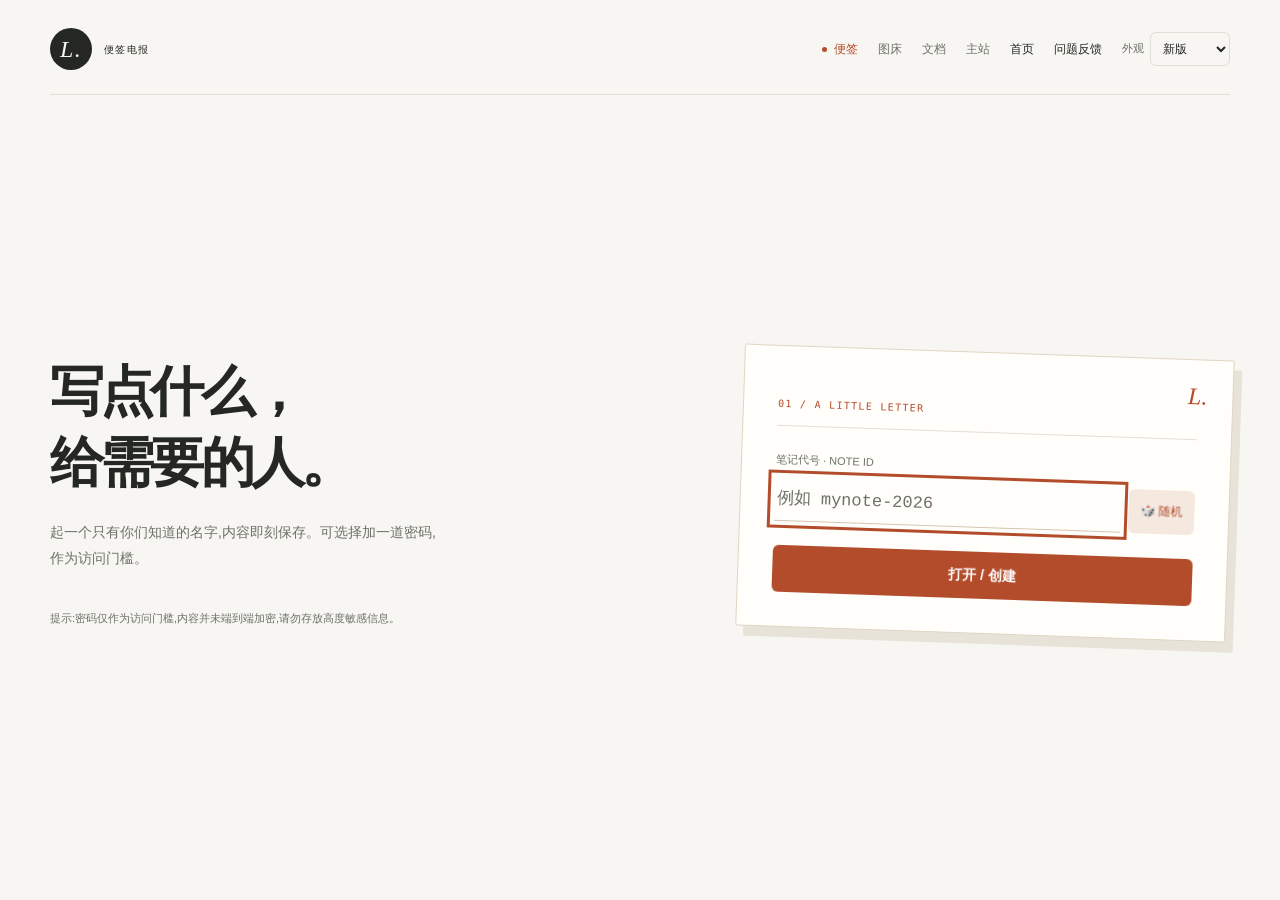
<file: test-fixtures/note-security-baseline/public/index.html>
<!DOCTYPE html>
<html lang="zh-CN" data-astra-site="note">
<head>
<meta charset="UTF-8" />
<meta name="viewport" content="width=device-width, initial-scale=1.0" />
<meta name="theme-color" id="themeColor" content="#12203a" />
<link rel="icon" type="image/png" href="/favicon.png" />
<title>便签电报 · Notes</title>
<script>
  // 在页面画出来之前先读取主题，避免打开时闪一下旧颜色。
  try{
    var firstTheme = localStorage.getItem('tg_note_theme_v1') === 'tech' ? 'tech' : 'classic';
    document.documentElement.setAttribute('data-note-theme', firstTheme);
    document.getElementById('themeColor').content = firstTheme === 'tech' ? '#050b14' : '#12203a';
  }catch(_){ document.documentElement.setAttribute('data-note-theme', 'classic'); }
</script>
<style>
  :root{
    --ink: #12203a;
    --paper: #f4ecd8;
    --text-dark: #241d12;
    --text-light: #eee6d3;
    --muted: #7c8aa3;
    --teal: #3f7d76;
    --teal-dark: #2c5b56;
    --seal: #a13d33;
    --seal-dark: #7e2e26;
    --font-display: 'Courier New', 'Consolas', monospace;
    --font-body: -apple-system, BlinkMacSystemFont, 'Segoe UI', 'PingFang SC', 'Microsoft YaHei', sans-serif;
    --font-mono: 'Consolas', 'Courier New', monospace;
  }
  *{box-sizing:border-box;}
  html,body{margin:0;padding:0;}
  body{
    min-height:100vh;
    background: var(--ink);
    color: var(--text-light);
    font-family: var(--font-body);
  }
  #app{min-height:100vh; display:flex; flex-direction:column; align-items:center;}
  a{color:inherit;text-decoration:none;}
  button{font-family:inherit;cursor:pointer;border:none;}
  input, textarea{font-family:inherit;}

  .topnav{width:100%; display:flex; justify-content:space-between; align-items:center; padding:22px 32px; letter-spacing:0.08em; font-size:13px; text-transform:uppercase; color:var(--muted);}
  .topnav .brand{font-family:var(--font-display); color:var(--text-light); font-size:14px; letter-spacing:0.12em;}
  .topnav .brand b{color:#e7b98f;}
  .topnav nav{display:flex;align-items:center;justify-content:flex-end;}
  .topnav nav a{margin-left:22px; transition:color .15s;}
  .topnav nav a:hover{color:var(--text-light);}
  .theme-toggle{margin-left:18px;padding:7px 10px;border:1px solid rgba(255,255,255,.13);border-radius:18px;color:var(--text-light);background:rgba(255,255,255,.06);font-size:12px;letter-spacing:.04em;white-space:nowrap;transition:.18s;}
  .theme-toggle:hover{background:rgba(255,255,255,.13);transform:translateY(-1px);}
  .theme-to-classic{display:none;}

  .home-wrap{flex:1; width:100%; display:flex; flex-direction:column; align-items:center; justify-content:center; padding:40px 20px 100px;}
  .telegram-title{font-family:var(--font-display); font-size:clamp(28px,5vw,46px); text-align:center; margin:0 0 6px; color:var(--text-light);}
  .telegram-sub{color:var(--muted); font-size:14px; text-align:center; max-width:440px; line-height:1.7; margin-bottom:40px;}
  .telegram-card{background:var(--paper); color:var(--text-dark); width:min(460px,92vw); padding:34px 30px 28px; position:relative; box-shadow:0 30px 60px -20px rgba(0,0,0,0.55); border-radius:2px;}
  .perforation{position:absolute; top:0; left:0; right:0; height:14px; background-image:radial-gradient(circle 7px, var(--ink) 7px, transparent 7.5px); background-size:28px 28px; background-position:14px -7px; background-repeat:repeat-x;}
  .telegram-card label{display:block; font-family:var(--font-mono); font-size:11px; letter-spacing:0.1em; text-transform:uppercase; color:#6b6250; margin-bottom:8px; margin-top:18px;}
  .slug-input{width:100%; border:none; border-bottom:2px solid #c9bd9c; background:transparent; font-size:20px; font-family:var(--font-mono); padding:6px 2px; color:var(--text-dark); outline:none;}
  .slug-input:focus{border-color:var(--teal);}
  .go-btn{margin-top:26px; width:100%; background:var(--ink); color:var(--text-light); padding:14px; font-size:14px; letter-spacing:0.14em; text-transform:uppercase; font-family:var(--font-mono); border-radius:1px; transition:transform .12s, background .15s;}
  .go-btn:hover{background:var(--teal-dark); transform:translateY(-1px);}
  .home-hint{margin-top:22px; color:var(--muted); font-size:12.5px; text-align:center; max-width:400px; line-height:1.6;}

  .note-wrap{flex:1; width:100%; display:flex; flex-direction:column; align-items:center; padding:0 0 60px;}
  .note-bar{width:min(880px,94vw); display:flex; align-items:center; justify-content:space-between; padding:18px 4px 14px; flex-wrap:wrap; gap:10px;}
  .postmark{font-family:var(--font-mono); font-size:13px; color:var(--text-light); border:1px dashed var(--muted); padding:6px 12px; border-radius:20px; display:flex; align-items:center; gap:8px;}
  .postmark .dot{width:6px;height:6px;border-radius:50%;background:var(--teal);}
  .note-actions{display:flex; gap:10px; align-items:center;}
  .icon-btn{background:rgba(255,255,255,0.06); color:var(--text-light); padding:9px 14px; border-radius:20px; font-size:12.5px; display:flex; align-items:center; gap:6px; transition:background .15s;}
  .icon-btn:hover{background:rgba(255,255,255,0.14);}
  .icon-btn.seal{background:var(--seal);}
  .icon-btn.seal:hover{background:var(--seal-dark);}
  .icon-btn.seal.off{background:rgba(255,255,255,0.06);}
  .icon-btn.seal.off:hover{background:rgba(255,255,255,0.14);}

  .paper-page{width:min(880px,94vw); background:var(--paper); position:relative; min-height:60vh; box-shadow:0 30px 60px -20px rgba(0,0,0,0.55); border-radius:2px;}
  .paper-page textarea{width:100%; min-height:60vh; border:none; outline:none; background:transparent; resize:vertical; padding:40px 44px 30px; font-size:17px; line-height:1.85; color:var(--text-dark); font-family:var(--font-body);}
  .save-status{position:absolute; bottom:12px; right:20px; font-family:var(--font-mono); font-size:11px; color:#8a806a;}

  .settings-panel{width:min(880px,94vw); background:rgba(255,255,255,0.05); border-radius:4px; margin-top:14px; padding:20px 22px; font-size:13.5px; color:var(--text-light); display:none;}
  .settings-panel.open{display:block;}
  .settings-panel .row{display:flex; align-items:center; gap:10px; margin-bottom:14px;}
  .settings-panel input[type=text]{background:rgba(255,255,255,0.08); border:1px solid rgba(255,255,255,0.15); color:var(--text-light); padding:9px 12px; border-radius:4px; font-size:13.5px; outline:none; flex:1;}
  .settings-panel button.apply{background:var(--teal); color:#fff; padding:9px 16px; border-radius:4px; font-size:13px;}
  .settings-panel button.apply:hover{background:var(--teal-dark);}
  .settings-note{color:var(--muted); font-size:12px; line-height:1.6; margin-top:6px;}

  .gate-wrap{flex:1; width:100%; display:flex; align-items:center; justify-content:center; padding:40px 20px;}
  .gate-card{background:var(--paper); color:var(--text-dark); width:min(400px,90vw); padding:36px 30px; text-align:center; border-radius:2px; box-shadow:0 30px 60px -20px rgba(0,0,0,0.55); position:relative;}
  .wax-seal{width:60px; height:60px; border-radius:50%; background:radial-gradient(circle at 35% 30%, #c25445, var(--seal-dark)); margin:-66px auto 20px; display:flex; align-items:center; justify-content:center; box-shadow:0 8px 18px rgba(0,0,0,0.4); font-size:22px;}
  .gate-card h3{font-family:var(--font-display); margin:0 0 6px; font-size:20px;}
  .gate-card p{color:#6b6250; font-size:13px; margin-bottom:20px;}
  .gate-card input{width:100%; border:none; border-bottom:2px solid #c9bd9c; background:transparent; padding:8px 2px; font-size:16px; text-align:center; outline:none; margin-bottom:18px;}
  .gate-card input:focus{border-color:var(--teal);}
  .gate-error{color:var(--seal); font-size:12.5px; margin-top:-10px; margin-bottom:14px; display:none;}

  .fb-wrap{flex:1; width:100%; display:flex; flex-direction:column; align-items:center; padding:20px 20px 80px;}
  .fb-card{background:var(--paper); color:var(--text-dark); width:min(560px,94vw); padding:32px 30px; border-radius:2px; box-shadow:0 30px 60px -20px rgba(0,0,0,0.55); position:relative;}
  .fb-card h2{font-family:var(--font-display); margin:8px 0 4px; font-size:22px;}
  .fb-card p.desc{color:#6b6250; font-size:13px; margin-bottom:22px; line-height:1.6;}
  .fb-card label{display:block; font-family:var(--font-mono); font-size:11px; text-transform:uppercase; letter-spacing:0.08em; color:#6b6250; margin-bottom:6px; margin-top:16px;}
  .fb-card input[type=text]{width:100%; border:none; border-bottom:2px solid #c9bd9c; background:transparent; padding:6px 2px; font-size:15px; outline:none;}
  .fb-card textarea{width:100%; border:1px solid #c9bd9c; background:rgba(255,255,255,0.4); padding:10px; font-size:14.5px; line-height:1.6; min-height:110px; outline:none; border-radius:2px; resize:vertical;}
  .fb-submit{margin-top:20px;}
  .fb-msg{font-size:12.5px; color:var(--teal-dark); margin-top:10px; display:none;}
  .fb-list-wrap{width:min(560px,94vw); margin-top:32px;}
  .fb-list-title{font-family:var(--font-mono); color:var(--muted); font-size:12px; letter-spacing:0.1em; text-transform:uppercase; margin-bottom:14px;}
  .fb-item{background:rgba(255,255,255,0.05); border-radius:4px; padding:14px 16px; margin-bottom:10px; font-size:13.5px; color:var(--text-light);}
  .fb-item .meta{font-family:var(--font-mono); font-size:11px; color:var(--muted); margin-bottom:6px; display:flex; justify-content:space-between;}
  .fb-item .body{line-height:1.6; white-space:pre-wrap; word-break:break-word;}
  .fb-empty{color:var(--muted); font-size:13px; text-align:center; padding:20px 0;}

  /* 科技夜航：只改变外观，所有笔记功能仍然使用同一套代码。 */
  html[data-note-theme="tech"]{
    --ink:#050b14;
    --paper:#0d1c2e;
    --text-dark:#edfaff;
    --text-light:#f1fbff;
    --muted:#8ea8b9;
    --teal:#59e2ff;
    --teal-dark:#2bb2cf;
    --seal:#ff7188;
    --seal-dark:#cb4961;
  }
  html[data-note-theme="tech"] body{
    background:
      radial-gradient(circle at 14% 0%,rgba(31,131,185,.24),transparent 34%),
      radial-gradient(circle at 88% 18%,rgba(92,76,210,.18),transparent 32%),
      var(--ink);
  }
  html[data-note-theme="tech"] body::before{
    content:"";position:fixed;inset:0;pointer-events:none;z-index:0;opacity:.38;
    background-image:linear-gradient(rgba(89,226,255,.026) 1px,transparent 1px),linear-gradient(90deg,rgba(89,226,255,.026) 1px,transparent 1px);
    background-size:34px 34px;mask-image:linear-gradient(#000,transparent 88%);
  }
  html[data-note-theme="tech"] #app{position:relative;z-index:1;}
  html[data-note-theme="tech"] .topnav{border-bottom:1px solid rgba(89,226,255,.1);background:rgba(5,14,25,.52);backdrop-filter:blur(14px);}
  html[data-note-theme="tech"] .topnav .brand b{color:var(--teal);text-shadow:0 0 22px rgba(89,226,255,.24);}
  html[data-note-theme="tech"] .theme-to-tech{display:none;}
  html[data-note-theme="tech"] .theme-to-classic{display:inline;}
  html[data-note-theme="tech"] .theme-toggle{border-color:rgba(89,226,255,.25);color:var(--teal);background:rgba(89,226,255,.07);}
  html[data-note-theme="tech"] .telegram-title{letter-spacing:-.035em;text-shadow:0 0 36px rgba(89,226,255,.12);}
  html[data-note-theme="tech"] .telegram-card,
  html[data-note-theme="tech"] .paper-page,
  html[data-note-theme="tech"] .gate-card,
  html[data-note-theme="tech"] .fb-card{
    border:1px solid rgba(89,226,255,.2);border-radius:20px;
    background:linear-gradient(150deg,#10243a,#091525 78%);
    box-shadow:0 28px 80px rgba(0,0,0,.42),inset 0 1px rgba(255,255,255,.025);
  }
  html[data-note-theme="tech"] .perforation{left:24px;right:24px;top:0;height:1px;background:linear-gradient(90deg,transparent,var(--teal),transparent);opacity:.65;}
  html[data-note-theme="tech"] .telegram-card label,
  html[data-note-theme="tech"] .fb-card label,
  html[data-note-theme="tech"] .gate-card p,
  html[data-note-theme="tech"] .fb-card p.desc{color:var(--muted);}
  html[data-note-theme="tech"] .slug-input,
  html[data-note-theme="tech"] .gate-card input,
  html[data-note-theme="tech"] .fb-card input[type=text]{color:var(--text-dark);border-color:rgba(89,226,255,.24);}
  html[data-note-theme="tech"] .slug-input::placeholder,
  html[data-note-theme="tech"] .gate-card input::placeholder,
  html[data-note-theme="tech"] .fb-card input::placeholder,
  html[data-note-theme="tech"] .fb-card textarea::placeholder{color:#5f788a;}
  html[data-note-theme="tech"] .go-btn{border-radius:10px;color:#04151d;background:linear-gradient(135deg,var(--teal),#79efb9);font-weight:900;box-shadow:0 10px 30px rgba(89,226,255,.13);}
  html[data-note-theme="tech"] .go-btn:hover{background:linear-gradient(135deg,#86ecff,#9bf5ca);}
  html[data-note-theme="tech"] #randomBtn{border-radius:9px!important;color:#04151d!important;font-weight:800;background:var(--teal)!important;}
  html[data-note-theme="tech"] .postmark{border-style:solid;border-color:rgba(89,226,255,.24);color:var(--text-light);background:rgba(12,31,51,.65);}
  html[data-note-theme="tech"] .icon-btn{border:1px solid rgba(89,226,255,.13);background:rgba(16,42,66,.64);}
  html[data-note-theme="tech"] .icon-btn:hover{border-color:rgba(89,226,255,.36);background:rgba(24,57,86,.8);}
  html[data-note-theme="tech"] .icon-btn.seal{border-color:rgba(255,113,136,.35);background:rgba(143,42,62,.5);}
  html[data-note-theme="tech"] .paper-page textarea{color:var(--text-dark);background-image:linear-gradient(rgba(89,226,255,.035) 1px,transparent 1px);background-size:100% 31.45px;}
  html[data-note-theme="tech"] .save-status{color:#7192a7;}
  html[data-note-theme="tech"] .settings-panel{border:1px solid rgba(89,226,255,.14);border-radius:13px;background:rgba(10,27,45,.78);backdrop-filter:blur(14px);}
  html[data-note-theme="tech"] .settings-panel input[type=text]{border-color:rgba(89,226,255,.2);border-radius:9px;background:#071625;}
  html[data-note-theme="tech"] .settings-panel button.apply{border-radius:9px;color:#04151d;font-weight:800;}
  html[data-note-theme="tech"] .wax-seal{border-radius:18px;color:#06151d;background:linear-gradient(145deg,var(--teal),#7a98ff);box-shadow:0 10px 30px rgba(89,226,255,.2);}
  html[data-note-theme="tech"] .fb-card textarea{color:var(--text-dark);border-color:rgba(89,226,255,.2);border-radius:10px;background:#071625;}
  html[data-note-theme="tech"] .fb-item{border:1px solid rgba(89,226,255,.12);border-radius:12px;background:rgba(13,35,56,.7);}

  @media (max-width:600px){
    .topnav{padding:18px 18px;}
    .topnav{flex-wrap:wrap;gap:11px;}
    .topnav nav{width:100%;}
    .topnav nav a{margin-left:14px;}
    .theme-toggle{margin-left:12px;}
    .paper-page textarea{padding:28px 20px 24px; font-size:16px;}
  }
</style>
<!-- ASTRA HEAD START -->
<style id="astra-style">
/* 只有 html.astra 下的样式生效；原有样式完整保留。 */
.astra-only{display:none!important}
html:not(.astra) .astra-only{display:none!important}
html.astra .astra-only{display:revert!important}
html.astra .legacy-only{display:none!important}
.design-switch{display:inline-flex;align-items:center;gap:7px;flex:0 0 auto;font:13px/1.4 system-ui,"Microsoft YaHei",sans-serif;letter-spacing:0;text-transform:none;color:#c9d4e5}
.design-switch select{width:auto;min-width:80px;min-height:36px;padding:6px 24px 6px 10px;border:1px solid #40516a;border-radius:7px;color:#edf2fa;background:#142139;font:inherit;cursor:pointer}
.design-switch select:focus-visible{outline:3px solid #f3b15f;outline-offset:3px}
.astra-header-actions{display:flex;align-items:center;justify-content:flex-end;gap:14px;flex-wrap:wrap}
html[data-astra-site="note"] .theme-toggle{display:none}
html.astra{
  color-scheme:light;--bg:#f6f7f9;--panel:#fff;--panel2:#f0f3f8;--line:#dce1e8;--text:#1a2331;--muted:#626d7d;
  --cyan:#245de2;--blue:#245de2;--green:#217350;--gold:#986019;--purple:#6451ab;--red:#b73849;--article:#273243;
  --note:#245de2;--image:#245de2;--document:#245de2;--status:#217350;
  --a-paper:#fff;--a-soft:#eef2f8;--a-ink:#172337;--a-accent:#245de2;--a-on-accent:#fff;--a-line:#dce1e8;
}
html.astra body{background:var(--bg);color:var(--text);font-family:Inter,"Segoe UI","PingFang SC","Microsoft YaHei",sans-serif;font-size:16px;line-height:1.65;letter-spacing:0}
html.astra body:before,html.astra body:after{display:none}
html.astra *,html.astra *:before,html.astra *:after{box-sizing:border-box;text-shadow:none}
html.astra :is(button,a,input,select,textarea){-webkit-tap-highlight-color:transparent}
html.astra :is(button,a,input,select,textarea):focus-visible{outline:3px solid var(--a-accent);outline-offset:4px}
html.astra :is(input,textarea,select){font-size:16px}
html.astra :is(button,a){transition:background .16s ease,border-color .16s ease,color .16s ease,transform .16s ease}
html.astra :is(.page,.app){width:min(1180px,calc(100% - 64px));padding:26px 0 40px}
html.astra :is(.topbar,.top,header){gap:20px;flex-wrap:wrap}
html.astra :is(.topbar,.top){padding-bottom:22px;border-bottom:1px solid var(--line)}
html.astra .brand{min-width:0;gap:12px}
html.astra :is(.brand h1,.brand strong){font-size:18px;font-weight:650;letter-spacing:-.025em}
html.astra :is(.brand p,.brand span,.brand-caption){font-size:11px;letter-spacing:.1em;color:var(--muted)}
html.astra :is(.logo,.mark){width:40px;height:40px;flex:0 0 40px;border:0;border-radius:10px;background:var(--a-ink);color:#fff;box-shadow:none;font-size:18px;font-weight:700}
html.astra :is(.top-actions,.actions,.security-tools){flex-wrap:wrap}
html.astra :is(.nav-btn,.home,.home-link,.badge.action,.btn,.file-button,.preview-toggle,.copy-row button){color:var(--text);background:var(--a-paper);border:1px solid var(--line);border-radius:7px;box-shadow:none;font-size:14px;font-weight:500;padding:9px 14px;line-height:1.5;min-height:40px}
html.astra :is(.nav-btn,.home,.home-link,.badge.action,.btn,.file-button,.preview-toggle,.copy-row button):hover{background:var(--a-soft);border-color:var(--muted);transform:none}
html.astra :is(.btn.primary,.create-button,.submit-btn,.choose,.preview-toggle.active){background:var(--a-accent);border-color:var(--a-accent);color:var(--a-on-accent);box-shadow:none;border-radius:7px;font-size:14px;font-weight:600}
html.astra :is(.btn.danger,.btn-danger){color:var(--red);background:transparent;border-color:var(--red)}
html.astra .design-switch{color:var(--muted)}
html.astra .design-switch select{color:var(--text);background:var(--a-paper);border-color:var(--line);font-size:14px;min-height:40px}
html.astra :is(.online,.top-actions>.badge:not(.action)){display:none}
html.astra .hero{padding:46px 0 30px;text-align:left}
html.astra .eyebrow{color:var(--a-accent);font-size:11px;font-weight:600;letter-spacing:.18em}
html.astra .hero h2{font-size:clamp(28px,3.4vw,44px);line-height:1.3;letter-spacing:-.04em;margin:12px 0}
html.astra :is(.hero h2 span,.shine){color:var(--text);background:none;-webkit-text-fill-color:currentColor}
html.astra .hero p{color:var(--muted);margin:0;max-width:660px;font-size:15px;line-height:1.8}
html.astra :is(.panel,.feedback-panel,.editor,.key-gate){background:var(--a-paper);border:1px solid var(--line);border-radius:10px;box-shadow:none}
html.astra :is(.field,.title-input,.content-input,.admin-key-input,.copy-row input,.feedback-form input,.feedback-form textarea,.format-picker select){background:var(--a-paper);color:var(--text);border:1px solid var(--line);border-radius:6px;box-shadow:none}
html.astra :is(input,textarea)::placeholder{color:var(--muted);opacity:1}
html.astra :is(.field-label,.label,.format-picker,.feedback-form label){font-size:14px;color:var(--muted)}
html.astra :is(.tip span,.rule span,.info small,.capacity small,.counter,.copy-row label,.result-note,.history-sub){font-size:13px;line-height:1.7;color:var(--muted)}
html.astra :is(.tip strong,.rule strong,.info h3){color:var(--text)}
html.astra :is(.tip i,.rule-icon){color:var(--a-accent);background:var(--a-soft);border:0;border-radius:6px;box-shadow:none}
html.astra .meter{height:5px;background:var(--a-soft)}
html.astra .meter i{background:var(--a-accent)}
html.astra footer{color:var(--muted);font-size:12px;line-height:1.8;padding:24px 0 0;border-top:1px solid var(--line);margin-top:40px;flex-wrap:wrap}
html.astra :is(.toast,.toast.show){background:var(--a-ink);color:#fff;max-width:calc(100% - 32px);font-size:14px;border:1px solid var(--line);box-shadow:0 8px 24px #0002;border-radius:8px}
html.astra :is(.toast.bad,.toast.error){background:#7b2336;color:#fff}
html.astra .feedback-view{padding:40px 0 10px}
html.astra .feedback-head{text-align:left;margin:0 0 28px}
html.astra .feedback-head h2{font-size:36px}
html.astra .feedback-item{background:var(--a-soft);border-color:var(--line);border-radius:6px}
html.astra .feedback-form label{color:var(--text)}
/* 主站：文字与三张内容标本，而非大图标。 */
html.astra[data-astra-site="main"] .hero{padding:76px 0 48px;position:relative}
html.astra[data-astra-site="main"] .hero h2{font-size:clamp(40px,5.6vw,70px);font-weight:600;letter-spacing:-.055em;line-height:1.25;max-width:850px;margin:18px 0}
html.astra[data-astra-site="main"] .sites{gap:24px;grid-template-columns:repeat(3,minmax(0,1fr))}
html.astra[data-astra-site="main"] .card{min-height:395px;padding:0 0 62px;background:transparent;border:0;border-radius:0;box-shadow:none;overflow:visible}
html.astra[data-astra-site="main"] .card:before,html.astra[data-astra-site="main"] .card:after{display:none}
html.astra[data-astra-site="main"] .card:hover{transform:none;box-shadow:none}
html.astra[data-astra-site="main"] .card :is(.icon,.number){display:none}
html.astra[data-astra-site="main"] .card h3{font-size:22px;letter-spacing:-.03em;margin:24px 0 8px;color:var(--text)}
html.astra[data-astra-site="main"] .card p{font-size:14px;line-height:1.85;color:var(--muted)}
html.astra[data-astra-site="main"] .enter{left:0;right:0;bottom:8px;font-size:13px;color:var(--a-accent);font-weight:600}
html.astra[data-astra-site="main"] .arrow{border:0;background:none;color:var(--a-accent)}
html.astra[data-astra-site="main"] .small-note{text-align:left;color:var(--muted);font-size:12px;margin-top:36px}
html.astra .astra-specimen{height:194px;position:relative;overflow:hidden;display:flex!important;align-items:center;justify-content:center;border-radius:8px;background:#e9eef6;color:#19273e;transition:transform .2s}
.astra-specimen .spec-sheet{width:72%;padding:23px 24px;background:#fff;box-shadow:0 9px 24px #17233712;transform:rotate(-4deg);font-size:13px;line-height:2}
.spec-sheet small{display:block;font-size:10px;color:#6b788c;letter-spacing:.14em;border-bottom:1px solid #e1e6ee;margin-bottom:12px;padding-bottom:7px}
.spec-sheet .spec-line{height:1px;background:#e6ebf2;margin-top:12px}
.astra-specimen.document{background:#eaeef4}
.astra-specimen.document .spec-sheet{transform:rotate(3deg);font-family:Georgia,"Microsoft YaHei",serif}
.spec-formula{font:italic 26px Georgia,serif;display:block;text-align:center;margin:9px 0}
.astra-specimen.picture{background:#dce8f2}
.spec-photo{position:relative;width:70%;height:132px;border:7px solid #fff;background:#bacede;overflow:hidden;transform:rotate(-5deg);box-shadow:0 10px 24px #1723371a}
.spec-photo:before{content:"";width:130px;height:130px;position:absolute;left:-12px;bottom:-80px;background:#668294;transform:rotate(45deg)}
.spec-photo:after{content:"";width:170px;height:170px;position:absolute;right:-25px;bottom:-105px;background:#385970;transform:rotate(45deg)}
.spec-sun{width:27px;height:27px;border-radius:50%;background:#f4e5bb;position:absolute;right:26px;top:17px}
.spec-file{position:absolute;bottom:24px;right:21px;background:#fff;color:#405069;border-radius:4px;padding:5px 10px;font:11px/1.5 Consolas,monospace;box-shadow:0 3px 12px #0001}
/* 班级新版：浅色纸面、墨蓝文字与蓝色操作，原版深色完全保留。 */
html.astra:is([data-astra-site="cla"],[data-astra-site="pk"],[data-astra-site="sco"],[data-astra-site="goal"]){
 color-scheme:light;--bg:#f6f7f9;--page:#f6f7f9;--panel:#fff;--panel2:#eef2f8;--surface:#fff;--surface-2:#f0f3f8;--surface-3:#e8edf5;--text:#1a2331;--muted:#626d7d;--muted-2:#68758a;--line:#dce1e8;--border:#dce1e8;--border-light:#b7c3d3;--cyan:#245de2;--blue:#245de2;--gold:#986019;--amber:#9b551c;--amber-soft:#9b551c0d;--blue-soft:#245de20c;--green:#217350;--red:#b73849;--purple:#6451ab;--a-paper:#fff;--a-soft:#eef2f8;--a-ink:#172337;--a-accent:#245de2;--a-on-accent:#fff;--a-line:#dce1e8;--shadow:none;
}
html.astra:is([data-astra-site="cla"],[data-astra-site="sco"],[data-astra-site="goal"]) :is(.logo,.mark){background:var(--a-ink);color:#fff;border-radius:7px;box-shadow:none}
html.astra[data-astra-site="cla"] .hero{position:relative;padding:56px 210px 44px 0;min-height:245px}
html.astra[data-astra-site="cla"] .hero:after{content:"803";position:absolute;right:0;top:24px;color:#aebed3;font:600 clamp(100px,13vw,164px)/1.2 Georgia,serif;letter-spacing:-.08em;opacity:.9}
html.astra[data-astra-site="cla"] .hero h2{font-size:clamp(34px,4.8vw,57px);line-height:1.28;max-width:740px;font-weight:600}
html.astra[data-astra-site="cla"] .sites{grid-template-columns:1.3fr 1fr;gap:18px}
html.astra[data-astra-site="cla"] .card{border-radius:9px;padding:26px;min-height:180px;background:var(--a-paper);box-shadow:none;border-color:var(--line);--accent:var(--a-accent)}
html.astra[data-astra-site="cla"] .card:before{display:none}
html.astra[data-astra-site="cla"] .card.pk{grid-row:span 2;display:flex;flex-direction:column;justify-content:center;padding:38px;background:#e7edf7;color:#172337;border:1px solid #d1dced;--accent:#245de2}
html.astra[data-astra-site="cla"] .card.pk:after{content:"VS";position:absolute;top:8px;right:25px;color:#17233712;font:italic 100px Georgia,serif;pointer-events:none}
html.astra[data-astra-site="cla"] .card.pk h3{font-size:38px;margin:18px 0 10px}
html.astra[data-astra-site="cla"] .card.pk p{color:#3d4550;max-width:360px}
html.astra[data-astra-site="cla"] .card .icon{display:none}
html.astra[data-astra-site="cla"] .card h3{font-size:25px;margin:15px 0 8px;font-weight:600}
html.astra[data-astra-site="cla"] .card p{font-size:14px;padding-bottom:40px;line-height:1.8}
html.astra[data-astra-site="cla"] .card-no{font-size:11px;letter-spacing:.14em}
html.astra[data-astra-site="cla"] .enter{font-size:13px;font-weight:600;bottom:22px;right:26px}
html.astra[data-astra-site="cla"] .card:hover{transform:translateY(-2px);box-shadow:none;border-color:var(--a-accent)}
html.astra :is(.modal-card,.dialog,.dlg-box,.gate-card){border-radius:10px;background:var(--a-paper);border-color:var(--line);box-shadow:0 24px 80px #0004;color:var(--text)}
html.astra .modal-close{background:var(--a-accent);color:var(--a-on-accent);border-radius:6px;box-shadow:none}
html.astra:is([data-astra-site="sco"],[data-astra-site="goal"]) header{padding:0 0 22px;background:transparent;border:0;border-bottom:1px solid var(--line);border-radius:0;backdrop-filter:none}
html.astra:is([data-astra-site="sco"],[data-astra-site="goal"]) .hero{grid-template-columns:1.1fr 1fr;padding:0;margin:32px 0 26px;gap:36px}
html.astra :is(.hero-card,.stats,.toolbar){background:transparent;border:0;border-radius:0;box-shadow:none}
html.astra .hero-card{padding:8px 0}
html.astra :is([data-astra-site="sco"],[data-astra-site="goal"]) .hero h2{font-size:36px}
html.astra .stats{border-top:1px solid var(--line);border-bottom:1px solid var(--line);align-self:stretch}
html.astra .stat{padding:18px 20px;min-height:84px;background:transparent;border-radius:0;box-shadow:none;border-color:var(--line)}
html.astra .stat span{font-size:12px}
html.astra .stat strong{font-size:29px;font-weight:500;font-variant-numeric:tabular-nums;color:var(--text);margin-top:3px}
html.astra .toolbar{padding:14px 0;margin-bottom:12px;border-bottom:1px solid var(--line);gap:18px}
html.astra :is(.search,select.field){border-color:var(--line);background:var(--a-paper);color:var(--text);border-radius:6px;padding:10px 12px;font-size:14px}
html.astra .mode{border:0;background:var(--a-soft);border-radius:5px;font-size:12px;box-shadow:none}
html.astra .mode .dot{box-shadow:none}
html.astra .students{grid-template-columns:repeat(3,minmax(0,1fr));gap:0 26px}
html.astra .student{display:flex;align-items:center;justify-content:space-between;gap:12px;min-height:83px;padding:18px 4px;text-align:left;background:transparent;border:0;border-bottom:1px solid var(--line);border-radius:0;box-shadow:none}
html.astra .student:after{display:none}
html.astra .student:hover{background:var(--a-soft);transform:none;box-shadow:none}
html.astra .student .name{font-size:16px;font-weight:500;overflow-wrap:anywhere}
html.astra .student .score{font-size:28px;font-weight:500;white-space:nowrap;font-variant-numeric:tabular-nums;color:var(--a-accent);margin:0}
html.astra .student .score.neg{color:var(--red)}
html.astra .student .unit{font-size:12px;margin-left:5px;color:var(--muted)}
html.astra[data-astra-site="goal"] .student{align-items:flex-start;flex-direction:column;justify-content:center;gap:7px;min-height:100px}
html.astra .student .goal{margin:0;gap:9px}
html.astra :is(.goal-chip,.goal-chip.rank){font-size:13px;color:var(--a-accent);background:transparent;padding:0;border-radius:0}
html.astra .unset{font-size:13px;margin:0}
html.astra :is(.rank-row,.archive,.round-item,.help-step){background:var(--a-paper);border-color:var(--line);border-radius:6px}
/* 擂台：对阵是主角，名单在旁边，档案以分隔线组织。 */
html.astra[data-astra-site="pk"] .topbar{max-width:1180px;padding:24px 0;width:calc(100% - 64px)}
html.astra[data-astra-site="pk"] .container{max-width:1180px;width:calc(100% - 64px);padding:0}
html.astra[data-astra-site="pk"] .brand-mark{width:42px;height:42px;filter:none}
html.astra[data-astra-site="pk"] .brand-name{font-size:18px;font-weight:600}
html.astra[data-astra-site="pk"] .security-tools button{font-size:13px;border-radius:6px;background:var(--a-paper);padding:9px 12px;color:var(--text)}
html.astra[data-astra-site="pk"] .hero-panel{grid-template-columns:1.3fr 1fr;background:transparent;border:0;border-radius:0;padding:32px 0 24px;margin:0;box-shadow:none;gap:30px}
html.astra[data-astra-site="pk"] .hero-panel:after{display:none}
html.astra[data-astra-site="pk"] .header h1{font-size:clamp(30px,4vw,48px);font-weight:600;line-height:1.3;letter-spacing:-.04em;margin:8px 0}
html.astra[data-astra-site="pk"] .header .subtitle{font-size:14px}
html.astra[data-astra-site="pk"] .status-bar{border:0;border-left:2px solid var(--a-accent);border-radius:0;background:transparent;padding:12px 18px;font-size:14px;box-shadow:none}
html.astra[data-astra-site="pk"] .status-dot{display:none}
html.astra .astra-arena-nav{display:flex!important;gap:26px;align-items:center;flex-wrap:wrap;padding:0 0 15px;margin-bottom:24px;border-bottom:1px solid var(--line)}
.astra-arena-nav a{color:var(--muted);font-size:14px;text-decoration:none;padding:8px 0}
.astra-arena-nav a:first-child{color:var(--a-accent)}
html.astra[data-astra-site="pk"] .dashboard-grid{grid-template-columns:minmax(250px,.75fr) minmax(0,1.25fr);gap:28px}
html.astra[data-astra-site="pk"] .surface{padding:22px;background:var(--a-paper);border:1px solid var(--line);border-radius:9px;box-shadow:none}
html.astra[data-astra-site="pk"] .roster-surface{padding:20px 0;background:transparent;border:0}
html.astra[data-astra-site="pk"] .match-surface{position:static;border-top:3px solid var(--a-accent)}
html.astra[data-astra-site="pk"] .name-grid{grid-template-columns:repeat(4,minmax(0,1fr));gap:6px}
html.astra[data-astra-site="pk"] .name-btn{font-size:14px;min-height:43px;background:transparent;border-color:var(--line);color:var(--text);border-radius:5px;box-shadow:none;letter-spacing:0}
html.astra[data-astra-site="pk"] .surface-heading h2{font-size:20px;font-weight:600}
html.astra[data-astra-site="pk"] .surface-count{border-radius:4px;font-size:12px}
html.astra[data-astra-site="pk"] .pk-list{gap:0}
html.astra[data-astra-site="pk"] .pk-item{position:relative;display:flex;gap:12px;flex-wrap:wrap;justify-content:center;background:transparent;border:0;border-bottom:1px solid var(--line);border-radius:0;min-height:82px;padding:18px 9px;box-shadow:none;font-size:16px;animation:none}
html.astra[data-astra-site="pk"] :is(.pk-self,.pk-opp){flex:1;min-width:65px;text-align:center;color:var(--text);font-size:19px;font-weight:500}
html.astra[data-astra-site="pk"] .pk-vs{font:italic 16px Georgia,serif;color:var(--a-accent);background:none;padding:0;min-width:28px}
html.astra[data-astra-site="pk"] .pk-del{font-size:12px;flex:0 0 auto;margin-left:0;opacity:.85}
html.astra [data-astra-score-source]{display:none!important}
html.astra .astra-scoreboard{display:grid!important;grid-template-columns:minmax(0,1fr) 40px minmax(0,1fr);align-items:center;gap:12px;width:100%;padding:12px 0;text-align:center}
html.astra .astra-scoreboard>div{min-width:0}
html.astra .astra-scoreboard span{display:block;color:var(--text);font-size:16px;overflow-wrap:anywhere}
html.astra .astra-scoreboard strong{display:block;font-size:clamp(30px,4vw,48px);font-weight:500;line-height:1.35;font-variant-numeric:tabular-nums;color:var(--a-accent);margin-top:7px}
html.astra .astra-scoreboard em{font:italic 16px Georgia,serif;color:var(--muted)}
html.astra[data-astra-site="pk"] :is(.saved-section,.win-section){padding:26px 0;border:0;border-top:1px solid var(--line);border-radius:0;background:transparent;box-shadow:none;margin-top:32px}
html.astra[data-astra-site="pk"] :is(.saved-item,.saved-exam-block){background:transparent;border-color:var(--line);border-radius:5px}
html.astra[data-astra-site="pk"] .empty-state{border:0;border-radius:0;background:transparent;color:var(--muted);padding:45px 16px;font-size:14px}
html.astra[data-astra-site="pk"] .empty-state small{color:var(--muted);font-size:13px}
html.astra[data-astra-site="pk"] .btn{font-size:14px;border-radius:6px}
html.astra[data-astra-site="pk"] .site-credit{max-width:1180px;width:calc(100% - 64px);margin:36px auto 0;text-align:left;font-size:12px}
html.astra[data-astra-site="pk"] :is(.gate-overlay,.dlg-overlay){background:#101b2bf0;backdrop-filter:blur(5px)}
html.astra[data-astra-site="pk"] .gate-card{padding:38px 30px}
html.astra[data-astra-site="pk"] .gate-card:before{display:none}
html.astra[data-astra-site="pk"] #gateBtn{background:var(--a-accent);color:var(--a-on-accent);border-radius:6px;box-shadow:none}
/* 原界面里固定的深底和亮字也一同调整，覆盖成绩表、验证门与弹窗。 */
html.astra:is([data-astra-site="sco"],[data-astra-site="goal"]) .gate,
html.astra[data-astra-site="pk"] .gate-overlay{background:#eef2f7}
html.astra :is(.overlay,.modal,.dlg-overlay,.ca-overlay){background:#17233770;backdrop-filter:blur(5px)}
html.astra[data-astra-site="pk"] .dlg-overlay{background:#17233770}
html.astra .gate-icon{background:var(--a-soft);color:var(--a-accent);border:1px solid var(--line);box-shadow:none;border-radius:10px}
html.astra :is(.help-tip,.readonly){color:#79521a;background:#fcf5e7;border-color:#e7d8ba}
html.astra :is(.btn.purple,.btn.warn){color:var(--a-accent);background:var(--a-soft);border:1px solid var(--line)}
html.astra :is(.dlg-pk .ds,.dlg-pk .do,.saved-self,.saved-opp,.win-names-list .wn){color:var(--text)}
html.astra :is(.saved-vs,.saved-exam-count,.saved-exam-time,.score-info){color:var(--muted)}
html.astra :is(.analysis-result,.score-result-box,.paste-area,.analysis-name-input){background:var(--a-paper);color:var(--text);border-color:var(--line)}
html.astra :is(.btn-analysis,.btn-paste,.exam-name-badge,.win-exam-header .badge){color:var(--a-accent);background:var(--a-soft);border-color:var(--line);box-shadow:none}
html.astra .btn-analysis:hover{color:var(--a-accent);background:#e1e9f8;border-color:var(--a-accent)}
html.astra :is(.input-exam-name,.score-table input){background:var(--a-paper)!important;color:var(--text)!important;border-color:var(--border-light)!important}
html.astra .score-table th{background:var(--a-soft);color:var(--text)}
html.astra .score-name-cell{color:var(--text)!important}
html.astra[data-astra-site="pk"] .name-btn.sel{background:var(--a-accent)!important;border-color:var(--a-accent)!important;color:#fff!important;box-shadow:none}
html.astra[data-astra-site="pk"] :is(.btn-save,.btn-pri,.btn-pk,.help-close){background:var(--a-accent);color:#fff;border-color:var(--a-accent);box-shadow:none}
html.astra[data-astra-site="pk"] :is(.btn-save,.btn-pri,.btn-pk):disabled{background:var(--a-soft);color:var(--muted);border-color:var(--line)}
html.astra[data-astra-site="pk"] .btn-gray{color:var(--text);background:var(--a-soft);border-color:var(--line)}
html.astra[data-astra-site="pk"] .status-bar .selected-name{color:var(--a-accent);background:var(--a-soft)}
html.astra[data-astra-site="pk"] :is(.gate-caption,.gate-footnote,.gate-question){color:var(--muted)}
html.astra[data-astra-site="pk"] #gateAnswer{background:var(--a-paper);color:var(--text);border-color:var(--line)}
/* 文档和图床：把首屏交给输入区域。 */
html.astra:is([data-astra-site="mk"],[data-astra-site="tbl"]) .hero{padding:30px 0 24px}
html.astra:is([data-astra-site="mk"],[data-astra-site="tbl"]) .hero h2 br{display:none}
html.astra .editor-shell{grid-template-columns:minmax(0,1fr) 260px;gap:24px}
html.astra .editor{padding:26px}
html.astra .content-input{min-height:450px;line-height:1.85;background:#fcfdff;font-size:15px;padding:20px}
html.astra .title-input{font-size:18px}
html.astra .side{gap:20px}
html.astra .side .panel{background:transparent;border:0;border-radius:0;padding:12px 0 18px;border-bottom:1px solid var(--line)}
html.astra .compose-preview{background:var(--a-paper);color:var(--article);border-color:var(--line);border-radius:6px;font-size:17px;line-height:1.9;box-shadow:none}
html.astra :is(.compose-preview h1,.compose-preview h2,.compose-preview h3){color:var(--text)}
html.astra :is(.compose-preview pre,.compose-preview code,.article pre,.article code){color:#274267;background:#eef2f8;border-color:var(--line)}
html.astra :is(.compose-preview th,.compose-preview td,.article th,.article td){border-color:var(--line)}
html.astra .key-warning{color:#71501b;background:#fbf3df;border-color:#e6d6ae}
html.astra[data-astra-site="document"] .page{width:min(1060px,calc(100% - 64px))}
html.astra .document-head{text-align:left;padding:46px 0 26px}
html.astra .document-head h1{font-size:clamp(28px,4vw,44px);font-weight:600;letter-spacing:-.04em;color:var(--text);line-height:1.35}
html.astra .article{background:var(--a-paper);color:var(--article);border:1px solid var(--line);border-radius:6px;box-shadow:none;padding:40px clamp(22px,5vw,68px);font-size:17px;line-height:1.95}
html.astra .article :is(h1,h2,h3,h4){color:var(--text)}
html.astra :is(.tab,.chip){background:transparent;color:var(--muted);border-color:var(--line);border-radius:5px;font-size:13px}
html.astra .tab.active{color:var(--a-accent);border-color:var(--a-accent);background:#245de20b}
html.astra .source-view{background:#f0f3f8;color:var(--text);border-color:var(--line)}
html.astra .content-field{min-height:460px;background:#fcfdff;line-height:1.85}
html.astra :is(.article.html-preview,.compose-preview.html-preview){padding:0;background:#fff;overflow:hidden}
html.astra body.reader-mode .topbar{background:var(--bg);backdrop-filter:none}
html.astra .article blockquote{color:var(--muted)}
html.astra .key-icon{background:var(--a-soft);color:var(--a-accent);box-shadow:none}
html.astra[data-astra-site="tbl"] .workspace{grid-template-columns:minmax(0,1fr) 260px;gap:24px}
html.astra[data-astra-site="tbl"] .upload-panel{padding:24px}
html.astra .drop-zone{background:#f8fafe;border:1px dashed #aebed7;border-radius:7px;min-height:310px;box-shadow:none}
html.astra .drop-zone:hover,html.astra .drop-zone.dragover{background:#edf3ff;border-color:var(--a-accent)}
html.astra .upload-icon{background:var(--a-paper);color:var(--a-accent);box-shadow:none;border:1px solid var(--line);border-radius:12px}
html.astra .drop-zone h3{color:var(--text);font-size:23px}
html.astra .drop-zone p{color:var(--muted);font-size:14px}
html.astra .admin-key-box{background:transparent;border-color:var(--line);border-radius:0;padding:20px 0 0}
html.astra :is(.admin-key-box label,.admin-key-box small){color:var(--muted)}
html.astra :is(.history-item,.file-symbol){color:var(--text);background:var(--a-soft);border-color:var(--line);border-radius:6px}
/* 便签保留两个原主题，Astra 是额外的干净信纸。 */
html.astra[data-astra-site="note"]{--ink:#f6f7f9;--paper:#fff;--text-dark:#1a2331;--text-light:#1a2331;--muted:#626d7d;--teal:#245de2;--teal-dark:#1948b5;--seal:#b73849;--seal-dark:#972b3a;--font-display:Inter,"Segoe UI","Microsoft YaHei",sans-serif}
html.astra[data-astra-site="note"] .topnav{width:min(1180px,calc(100% - 64px));padding:26px 0 22px;border-bottom:1px solid var(--line);gap:20px;flex-wrap:wrap;font-size:13px;letter-spacing:0}
html.astra[data-astra-site="note"] .topnav .brand{font-family:var(--font-body);font-size:17px;font-weight:600;letter-spacing:0}
html.astra[data-astra-site="note"] .topnav .brand b{color:var(--a-accent)}
html.astra[data-astra-site="note"] .topnav nav{gap:18px;flex-wrap:wrap}
html.astra[data-astra-site="note"] .topnav nav a{margin:0}
html.astra[data-astra-site="note"] .topnav nav a[style]{color:var(--text)!important}
html.astra[data-astra-site="note"] .home-wrap{justify-content:flex-start;padding:66px 20px 60px}
html.astra[data-astra-site="note"] .telegram-title{font-size:clamp(27px,3.8vw,44px);font-weight:600;letter-spacing:-.04em}
html.astra[data-astra-site="note"] .telegram-sub{margin-bottom:28px;font-size:15px}
html.astra[data-astra-site="note"] .telegram-card{width:min(520px,100%);padding:28px 34px 34px;border:1px solid var(--line);border-radius:8px;box-shadow:0 10px 32px #17233706}
html.astra[data-astra-site="note"] .perforation{display:none}
html.astra[data-astra-site="note"] .telegram-card label{font-family:var(--font-body);font-size:13px;color:var(--muted);letter-spacing:0;margin-top:12px}
html.astra[data-astra-site="note"] .slug-input{font-size:21px;border-bottom:1px solid var(--line);padding:8px 2px}
html.astra[data-astra-site="note"] .go-btn{background:var(--a-accent);color:#fff;font-family:var(--font-body);font-size:15px;letter-spacing:0;border-radius:6px;margin-top:24px}
html.astra[data-astra-site="note"] #randomBtn{background:var(--a-soft)!important;color:var(--a-accent)!important;border-radius:5px!important}
html.astra[data-astra-site="note"] .note-wrap{padding-top:18px}
html.astra[data-astra-site="note"] :is(.note-bar,.paper-page,.settings-panel){width:min(900px,calc(100% - 40px))}
html.astra[data-astra-site="note"] .paper-page{border:1px solid var(--line);border-radius:6px;box-shadow:0 8px 30px #17233705}
html.astra[data-astra-site="note"] .paper-page textarea{padding:36px 44px 40px;font-size:17px;line-height:1.95;background:none}
html.astra[data-astra-site="note"] .postmark{border:0;padding:0;color:var(--muted)}
html.astra[data-astra-site="note"] .icon-btn{color:var(--text);background:var(--a-paper);border:1px solid var(--line);border-radius:6px;font-size:13px}
html.astra[data-astra-site="note"] .icon-btn.seal{color:var(--red);border-color:#e4c4cb;background:#fff}
html.astra[data-astra-site="note"] .settings-panel{background:var(--a-paper);border:1px solid var(--line);border-radius:6px}
html.astra[data-astra-site="note"] .settings-panel input[type=text]{background:var(--a-soft);border-color:var(--line)}
html.astra[data-astra-site="note"] .save-status{color:var(--muted);font-size:12px}
html.astra[data-astra-site="note"] .wax-seal{box-shadow:none;background:var(--a-accent);border-radius:12px;color:#fff}
/* 账号弹窗也跟随外观，账号权限和登录逻辑不变。 */
html.astra .ca-card{background:var(--a-paper);color:var(--text);border:1px solid var(--line);border-radius:10px;box-shadow:0 24px 80px #0004}
html.astra .ca-card p{color:var(--muted);font-size:14px}
html.astra .ca-field{background:var(--bg);color:var(--text);border-color:var(--line);border-radius:6px;font-size:16px}
html.astra .ca-button{background:var(--a-soft);color:var(--text);border-color:var(--line);border-radius:6px;font-size:14px;font-weight:500}
html.astra .ca-button.primary{background:var(--a-accent);color:var(--a-on-accent)}
html.astra .ca-user{background:var(--bg);border-color:var(--line);border-radius:6px}
/* 小屏和放大文字时，控件换行，不挤掉姓名与主要操作。 */
@media(min-width:1000px){
 html.astra[data-astra-site="mk"] .editor:has(.compose-preview.show){display:grid;grid-template-columns:minmax(0,1fr) minmax(0,1fr);gap:12px 20px}
 html.astra[data-astra-site="mk"] .editor:has(.compose-preview.show)>:not(.content-input):not(.compose-preview){grid-column:1/-1}
 html.astra[data-astra-site="mk"] .editor:has(.compose-preview.show) .compose-preview{margin:0;min-width:0;padding:20px;overflow:auto}
 html.astra[data-astra-site="mk"] .editor-shell:has(.compose-preview.show){grid-template-columns:minmax(0,1fr)}
 html.astra[data-astra-site="mk"] .editor-shell:has(.compose-preview.show) .side{grid-template-columns:1fr 1fr;gap:40px}
}
@media(max-width:900px){
 html.astra :is(.page,.app){width:calc(100% - 40px)}
 html.astra :is(.editor-shell,.workspace){grid-template-columns:minmax(0,1fr)!important}
 html.astra .side{grid-template-columns:1fr 1fr;gap:24px}
 html.astra[data-astra-site="cla"] .hero{padding-right:145px}
 html.astra[data-astra-site="cla"] .hero:after{font-size:115px;top:38px}
 html.astra[data-astra-site="cla"] .sites{grid-template-columns:1.1fr 1fr}
 html.astra:is([data-astra-site="sco"],[data-astra-site="goal"]) .hero{grid-template-columns:1fr;gap:16px}
 html.astra .students{grid-template-columns:repeat(2,minmax(0,1fr));gap:0 20px}
 html.astra[data-astra-site="pk"] .hero-panel{grid-template-columns:1fr;gap:15px}
 html.astra[data-astra-site="pk"] .dashboard-grid{grid-template-columns:1fr}
 html.astra[data-astra-site="pk"] .match-surface{order:-1}
 html.astra[data-astra-site="pk"] .name-grid{grid-template-columns:repeat(6,minmax(0,1fr))}
}
@media(max-width:600px){
 html.astra :is(.page,.app),html.astra[data-astra-site="document"] .page{width:calc(100% - 32px);padding-top:18px}
 html.astra :is(.top,.topbar,header){align-items:flex-start;gap:15px}
 html.astra :is(.top-actions,.actions,.security-tools){max-width:none;gap:7px}
 html.astra :is(.top,.topbar)>:is(.top-actions,.security-tools,.astra-header-actions),html.astra header>.actions{width:100%;justify-content:flex-start}
 html.astra .brand p{display:none}
 html.astra .hero{padding:28px 0 22px}
 html.astra .hero p{font-size:14px}
 html.astra[data-astra-site="main"] .hero{padding:40px 0 28px}
 html.astra[data-astra-site="main"] .hero h2{font-size:38px}
 html.astra[data-astra-site="main"] .sites{grid-template-columns:1fr;gap:24px}
 html.astra[data-astra-site="main"] .card{min-height:0;padding-bottom:51px}
 html.astra[data-astra-site="main"] .card h3{margin-top:18px}
 html.astra[data-astra-site="main"] .astra-specimen{height:170px}
 html.astra[data-astra-site="cla"] .hero{padding:30px 0 28px;min-height:0}
 html.astra[data-astra-site="cla"] .hero:after{display:none}
 html.astra[data-astra-site="cla"] .hero h2{font-size:35px}
 html.astra[data-astra-site="cla"] .sites{grid-template-columns:1fr}
 html.astra[data-astra-site="cla"] .card.pk{grid-row:auto;padding:28px;min-height:270px}
 html.astra[data-astra-site="cla"] .card.pk h3{font-size:32px}
 html.astra .side{grid-template-columns:1fr}
 html.astra :is(.editor,.feedback-panel){padding:18px}
 html.astra .editor-foot{flex-wrap:wrap}
 html.astra .article{padding:26px 20px;font-size:16px}
 html.astra .copy-row{grid-template-columns:minmax(0,1fr) auto}
 html.astra .copy-row label{grid-column:1/-1}
 html.astra .copy-row input{min-width:0}
 html.astra .content-input{min-height:350px;padding:14px}
 html.astra[data-astra-site="tbl"] .upload-panel{padding:16px}
 html.astra .drop-zone{min-height:280px;padding:24px 14px}
 html.astra .drop-zone h3{font-size:20px}
 html.astra .student{min-height:76px;gap:7px}
 html.astra .student .name{font-size:15px}
 html.astra .student .score{font-size:24px}
 html.astra .students{gap:0 14px}
 html.astra .toolbar{flex-wrap:wrap;align-items:stretch}
 html.astra .toolbar .search{max-width:none;width:100%}
 html.astra .mode{width:auto;order:0}
 html.astra .actions .label{display:inline}
 html.astra[data-astra-site="pk"] :is(.container,.topbar,.site-credit){width:calc(100% - 32px)}
 html.astra[data-astra-site="pk"] .topbar{padding:18px 0}
 html.astra[data-astra-site="pk"] .name-grid{grid-template-columns:repeat(4,minmax(0,1fr))}
 html.astra[data-astra-site="pk"] .surface{padding:17px}
 html.astra[data-astra-site="pk"] .roster-surface{padding:15px 0}
 html.astra[data-astra-site="pk"] .pk-item{gap:7px;padding:16px 0}
 html.astra[data-astra-site="pk"] :is(.pk-self,.pk-opp){font-size:16px;min-width:55px}
 html.astra[data-astra-site="pk"] .actions{grid-template-columns:1fr 1fr}
 html.astra[data-astra-site="note"] .topnav{width:calc(100% - 32px);padding:20px 0}
 html.astra[data-astra-site="note"] .topnav nav{width:100%;justify-content:flex-start;gap:14px}
 html.astra[data-astra-site="note"] .home-wrap{padding:40px 16px}
 html.astra[data-astra-site="note"] .telegram-card{padding:22px}
 html.astra[data-astra-site="note"] .paper-page textarea{padding:24px 20px 40px;font-size:16px}
 html.astra[data-astra-site="note"] .note-actions{flex-wrap:wrap;gap:6px}
 html.astra .home{font-size:14px}
 html.astra .home:after{display:none}
}
@media(prefers-reduced-motion:reduce){html.astra *,html.astra *:before,html.astra *:after{animation:none!important;transition:none!important;scroll-behavior:auto!important}}

</style>
<script id="astra-theme">
/* Astra 外观层。切换只更新页面属性，不重新加载、不触碰业务数据。 */
(function () {
  'use strict';
  var root = document.documentElement;
  var site = root.getAttribute('data-astra-site');
  var isNote = site === 'note';
  var storageKey = 'lernicks_design_v1';
  var meta = document.querySelector('meta[name="theme-color"]');
  var oldColor = meta ? meta.content : '#07111f';
  var choices = isNote ? [['astra', '新版'], ['classic', '经典'], ['tech', '科技']] : [['astra', '新版'], ['original', '原版']];
  function valid(value) { return choices.some(function (item) { return item[0] === value; }); }
  var selected = 'astra';
  try {
    var stored = localStorage.getItem(storageKey);
    if (valid(stored)) selected = stored;
    // 保留笔记使用者之前明确选过的经典 / 科技偏好。
    else if (isNote && !stored) {
      var previous = localStorage.getItem('tg_note_theme_v1');
      if (previous === 'classic' || previous === 'tech') selected = previous;
    }
  } catch (_) {}
  function apply(value, save) {
    if (!valid(value)) return;
    selected = value;
    root.setAttribute('data-design', value);
    root.classList.toggle('astra', value === 'astra');
    if (isNote) root.setAttribute('data-note-theme', value === 'tech' ? 'tech' : 'classic');
    if (meta) meta.content = value === 'astra' ? '#f6f7f9' : (isNote ? (value === 'tech' ? '#050b14' : '#12203a') : oldColor);
    document.querySelectorAll('[data-design-picker]').forEach(function (input) { input.value = value; });
    if (save) {
      try {
        localStorage.setItem(storageKey, value);
        if (isNote && value !== 'astra') localStorage.setItem('tg_note_theme_v1', value);
      } catch (_) {}
    }
    window.dispatchEvent(new CustomEvent('lernicks-design-change', { detail: { design: value } }));
  }
  apply(selected, false);
  function mount() {
    var target = isNote ? document.querySelector('.topnav nav') : document.querySelector('.top-actions, .security-tools, header .actions');
    if (!target) {
      var header = document.querySelector('header.topbar, .top');
      if (!header) return;
      target = document.createElement('div');
      target.className = 'astra-header-actions';
      var home = header.querySelector('.home, .home-link');
      if (home) target.appendChild(home);
      header.appendChild(target);
    }
    if (target.querySelector('[data-design-picker]')) return;
    var label = document.createElement('label');
    label.className = 'design-switch';
    var text = document.createElement('span');
    text.textContent = '外观';
    var input = document.createElement('select');
    input.setAttribute('data-design-picker', '');
    input.setAttribute('aria-label', '网站外观');
    choices.forEach(function (item) {
      var option = document.createElement('option');
      option.value = item[0]; option.textContent = item[1]; input.appendChild(option);
    });
    input.value = selected;
    label.appendChild(text); label.appendChild(input); target.appendChild(label);
  }
  document.addEventListener('change', function (event) {
    if (event.target.matches('[data-design-picker]')) apply(event.target.value, true);
  });
  window.addEventListener('storage', function (event) {
    if (event.key === storageKey && valid(event.newValue)) apply(event.newValue, false);
  });
  document.addEventListener('DOMContentLoaded', function () {
    mount();
    if (isNote) {
      var app = document.getElementById('app');
      if (app) new MutationObserver(mount).observe(app, { childList: true, subtree: true });
    }
    if (site === 'pk') {
      // 由现有成绩文字生成新版记分牌；原文字保留，原版仍可直接显示。
      function scoreboards() {
        document.querySelectorAll('.pk-item').forEach(function (row) {
          if (row.querySelector('.astra-scoreboard')) return;
          var versus = row.querySelector('.pk-vs');
          var self = row.querySelector('.pk-self');
          var opponent = row.querySelector('.pk-opp');
          var scores = versus && versus.textContent.match(/^\((\d+(?:\.\d+)?)\) PK \((\d+(?:\.\d+)?)\)$/);
          if (!scores || !self || !opponent) return;
          var board = document.createElement('div');
          board.className = 'astra-scoreboard astra-only';
          function competitor(name, score) {
            var side = document.createElement('div');
            var label = document.createElement('span'); label.textContent = name;
            var value = document.createElement('strong'); value.textContent = score;
            side.appendChild(label); side.appendChild(value); return side;
          }
          board.appendChild(competitor(self.textContent, scores[1]));
          var vs = document.createElement('em'); vs.textContent = 'VS'; board.appendChild(vs);
          board.appendChild(competitor(opponent.textContent, scores[2]));
          Array.from(row.children).forEach(function (child) {
            if (!child.classList.contains('score-info')) child.setAttribute('data-astra-score-source', '');
          });
          row.appendChild(board);
        });
      }
      scoreboards();
      ['.container', '#dlgContainer'].forEach(function (selector) {
        var container = document.querySelector(selector);
        if (container) new MutationObserver(scoreboards).observe(container, { childList: true, subtree: true });
      });
    }
  });
  window.LernicksDesign = { set: function (value) { apply(value, true); }, get: function () { return selected; } };
})();

</script>
<!-- ASTRA HEAD END -->
<!-- FOLIO START -->
<style id="folio-style">
/* Folio · 2026-10. Scoped to the four public tools and their existing new theme. */
.folio-only{display:none!important}
html.astra[data-folio] .folio-only{display:block!important}
html.astra[data-folio]{--bg:#f7f6f2;--panel:#fffefa;--text:#252822;--muted:#6d7168;--line:#dedfd5;--article:#363a32;--a-paper:#fffefa;--a-soft:#eeeee6;--a-ink:#252822;--a-accent:#b34c2b;--a-on-accent:#fff;--f-accent:#b34c2b;--f-tint:#f4e8df;--f-serif:Georgia,"Noto Serif SC","Songti SC",SimSun,serif;--red:#a63e36;--status:#397052;color-scheme:light}
html.astra[data-folio="tbl"]{--a-accent:#356c53;--f-accent:#356c53;--f-tint:#e8eee5}
html.astra:is([data-folio="mk"],[data-folio="document"]){--a-accent:#70538c;--f-accent:#70538c;--f-tint:#eee8f1}
html.astra[data-folio] body{background:var(--bg);color:var(--text);font-family:"Segoe UI","PingFang SC","Microsoft YaHei",sans-serif;line-height:1.7}
html.astra[data-folio] ::selection{background:var(--f-tint);color:var(--text)}
html.astra[data-folio] :is(.page,.app){width:min(1180px,calc(100% - 80px));padding:28px 0 30px}
html.astra[data-folio] :is(.topbar,.topnav){padding:0 0 24px;border-bottom:1px solid var(--line);gap:20px;flex-wrap:wrap}
html.astra[data-folio] .brand{gap:12px}
html.astra[data-folio] :is(.brand h1,.brand strong){font-size:18px;font-weight:650;letter-spacing:-.04em}
html.astra[data-folio] :is(.mark,.logo){border-radius:50%;width:42px;height:42px;flex-basis:42px;background:var(--text);font:italic 24px var(--f-serif);color:var(--bg)}
html.astra[data-folio] .logo{font:600 17px/1 "Segoe UI",sans-serif}
html.astra[data-folio] :is(.brand p,.brand span){font:10px/1.5 Consolas,monospace;letter-spacing:.13em;color:var(--muted)}
html.astra[data-folio] :is(.top-actions,.astra-header-actions){gap:12px}
html.astra[data-folio] :is(.nav-btn,.home,.home-link){background:transparent;border:0;padding:8px 0;font-size:13px;color:var(--muted);text-decoration:none}
html.astra[data-folio] :is(.nav-btn,.home,.home-link):hover{color:var(--f-accent);background:transparent}
html.astra[data-folio] .design-switch{font-size:11px;gap:6px;color:var(--muted)}
html.astra[data-folio] .design-switch select{font-size:12px;min-height:34px;border-radius:6px;background:transparent;padding:6px 24px 6px 8px;border-color:var(--line)}
html.astra[data-folio] .folio-nav{display:flex!important;gap:22px;align-items:center;margin-left:auto}
html.astra[data-folio] .folio-nav a{font-size:13px;text-decoration:none;color:var(--muted);white-space:nowrap}
html.astra[data-folio] .folio-nav a:hover,html.astra[data-folio] .folio-nav a[aria-current="page"]{color:var(--f-accent)}
html.astra[data-folio] .folio-nav a[aria-current="page"]:before{content:"";display:inline-block;width:5px;height:5px;background:var(--f-accent);border-radius:50%;margin-right:7px;vertical-align:middle}
html.astra[data-folio] .eyebrow{color:var(--f-accent);font:11px/1.6 Consolas,monospace;letter-spacing:.16em}
html.astra[data-folio] .hero{padding:45px 0 28px;text-align:left}
html.astra[data-folio] .hero h2{font-size:clamp(30px,3.5vw,44px);font-weight:600;letter-spacing:-.065em;line-height:1.3;margin:14px 0}
html.astra[data-folio] .hero p{font-size:14px;max-width:650px;line-height:1.9;color:var(--muted)}
html.astra[data-folio] :is(.panel,.feedback-panel,.editor,.key-gate){border:1px solid var(--line);background:var(--a-paper);border-radius:12px;box-shadow:0 3px 0 #25282203}
html.astra[data-folio] :is(.btn,.file-button,.preview-toggle,.copy-row button){border-radius:7px;background:transparent;border-color:var(--line);color:var(--text);font-size:13px;min-height:40px}
html.astra[data-folio] :is(.btn.primary,.create-button,.submit-btn,.choose,.preview-toggle.active){background:var(--f-accent);color:#fff;border-radius:7px;border-color:var(--f-accent);font-weight:600;box-shadow:none}
html.astra[data-folio] :is(.btn.primary,.create-button,.submit-btn,.choose,.go-btn):hover{filter:brightness(.92)}
html.astra[data-folio] :is(.btn.danger,.btn-danger){background:transparent;color:var(--red);border-color:#dfb9b3}
html.astra[data-folio] :is(.field,.title-input,.admin-key-input,.copy-row input,.feedback-form input,.feedback-form textarea){color:var(--text);background:var(--a-paper);border-color:var(--line);border-radius:7px}
html.astra[data-folio] :is(.meter,.progress){background:var(--a-soft)}
html.astra[data-folio] :is(.meter i,.progress-bar){background:var(--f-accent)}
html.astra[data-folio] :is(.info,.capacity){padding:24px}
html.astra[data-folio] .side{gap:16px}
html.astra[data-folio] .side,html.astra[data-folio] .side>*{min-width:0}
html.astra[data-folio] :is(.tip,.rule)>div{min-width:0;overflow-wrap:anywhere}
html.astra[data-folio] .side .capacity-head{flex-wrap:wrap;gap:8px}
html.astra[data-folio] :is(.rule-icon,.tip i){color:var(--f-accent);background:var(--f-tint);border:0;border-radius:50%;box-shadow:none}
html.astra[data-folio] :is(.info h3,.capacity-head strong,.history h3){font-size:15px;font-weight:600}
html.astra[data-folio] .mode-badge{color:var(--f-accent);background:var(--f-tint);border:0;font-size:11px;padding:5px 9px;border-radius:5px}
html.astra[data-folio] .key-warning{background:#f6efdb;border-color:#e4d9bb;color:#705e2c}
html.astra[data-folio] footer{font-size:11px;padding-top:22px;margin-top:40px;color:var(--muted);letter-spacing:.025em}
/* Main: an editorial opening, handmade paper specimens, and three equal entries. */
html.astra[data-folio="main"] .hero{padding:60px 0 50px;min-height:350px;display:grid;grid-template-columns:1.15fr 1fr;column-gap:36px;align-content:center}
html.astra[data-folio="main"] .hero>.eyebrow{grid-column:1;align-self:end}
html.astra[data-folio="main"] .hero h2{grid-column:1;font-size:clamp(40px,4.8vw,64px);font-weight:600;line-height:1.22;letter-spacing:-.065em;margin:20px 0;max-width:650px}
html.astra[data-folio="main"] .hero p{grid-column:1;max-width:470px;font-size:14px}
html.astra[data-folio="main"] .folio-hero-art{grid-column:2;grid-row:1/4;align-self:center;justify-self:end;width:min(100%,470px);color:var(--text)}
.folio-hero-art svg{display:block;width:100%;height:auto}
html.astra[data-folio="main"] .folio-section-label{display:flex!important;justify-content:space-between;align-items:center;border-top:1px solid var(--line);padding:18px 0;color:var(--muted);font:10px/1.6 Consolas,monospace;letter-spacing:.12em}
html.astra[data-folio="main"] .folio-section-label strong{font:500 13px/1.6 "Microsoft YaHei",sans-serif;letter-spacing:0;color:var(--text)}
html.astra[data-folio="main"] .sites{gap:22px;grid-template-columns:repeat(3,minmax(0,1fr))}
html.astra[data-folio="main"] .card{--f-card:#b34c2b;--f-card-bg:#f0e4d7;min-height:382px;background:var(--a-paper);border:1px solid var(--line);border-radius:12px;padding:12px 12px 64px;overflow:hidden;transition:border-color .2s,transform .2s,box-shadow .2s}
html.astra[data-folio="main"] .card.image{--f-card:#356c53;--f-card-bg:#e3eadf}
html.astra[data-folio="main"] .card.document{--f-card:#70538c;--f-card-bg:#e9e4ed}
html.astra[data-folio="main"] .card:hover{border-color:var(--f-card);transform:translateY(-4px);box-shadow:0 12px 25px #25282209}
html.astra[data-folio="main"] .astra-specimen{height:162px;border-radius:7px;background:var(--f-card-bg);color:var(--text);background-image:radial-gradient(#25282218 .7px,transparent .7px);background-size:10px 10px}
html.astra[data-folio="main"] .spec-sheet{background:#fffefa;width:68%;font-size:12px;line-height:1.8;padding:17px 22px;box-shadow:3px 5px 0 #2528220a;transform:rotate(-7deg)}
html.astra[data-folio="main"] .spec-sheet small{color:var(--f-card);font-size:9px;margin-bottom:8px;padding-bottom:5px;border-color:var(--line)}
html.astra[data-folio="main"] .spec-line{background:#e6ded3;margin-top:9px}
html.astra[data-folio="main"] .document .spec-sheet{transform:rotate(6deg);font-family:var(--f-serif)}
html.astra[data-folio="main"] .spec-formula{font-size:26px;color:var(--f-card)}
html.astra[data-folio="main"] .spec-photo{height:116px;border:6px solid #fffefa;background:#c4d4c2;transform:rotate(-6deg);box-shadow:3px 5px 0 #2528220a}
html.astra[data-folio="main"] .spec-photo:before{background:#7fa17b;bottom:-87px}
html.astra[data-folio="main"] .spec-photo:after{background:#456d54;bottom:-112px}
html.astra[data-folio="main"] .spec-file{bottom:17px;right:17px;background:#fffefa;color:#356c53}
html.astra[data-folio="main"] .card .number{display:block;font:9px/1.5 Consolas,monospace;color:var(--f-card);margin:20px 12px 0;letter-spacing:.08em}
html.astra[data-folio="main"] .card h3{font-size:21px;margin:8px 12px 9px;letter-spacing:-.045em;font-weight:600}
html.astra[data-folio="main"] .card p{font-size:12px;line-height:1.85;margin:0 12px}
html.astra[data-folio="main"] .card>p:not(.folio-copy){display:none}
html.astra[data-folio="main"] .enter{left:24px;right:24px;bottom:18px;color:var(--f-card);font-size:12px}
html.astra[data-folio="main"] .arrow{width:29px;height:29px;background:var(--f-card-bg);color:var(--f-card);border-radius:50%}
html.astra[data-folio="main"] .small-note{margin:22px 0 0;font-size:11px}
/* Upload: a large calm drop target with the rules in a compact side column. */
html.astra[data-folio="tbl"] .workspace{grid-template-columns:minmax(0,1fr) 288px;gap:22px}
html.astra[data-folio="tbl"] .upload-panel{padding:16px}
html.astra[data-folio="tbl"] .drop-zone{border:1px dashed #afbfaa;border-radius:8px;min-height:325px;background:var(--f-tint);background-image:radial-gradient(#356c531a .7px,transparent .7px);background-size:12px 12px;display:flex;align-items:center;justify-content:center;padding:28px}
html.astra[data-folio="tbl"] .drop-zone:is(:hover,.dragover){border-color:var(--f-accent);background-color:#dfe9dc}
html.astra[data-folio="tbl"] .upload-icon{border:1px solid #afbfaa;border-radius:50%;width:58px;height:58px;font-size:27px;background:var(--a-paper);color:var(--f-accent);margin:0 auto 18px;transform:none}
html.astra[data-folio="tbl"] .drop-zone h3{font-size:23px;font-weight:600;letter-spacing:-.04em}
html.astra[data-folio="tbl"] .drop-zone p{font-size:12px}
html.astra[data-folio="tbl"] .choose{display:inline-block;margin-top:8px;padding:10px 26px;font-size:13px}
html.astra[data-folio="tbl"] .admin-key-box{padding:20px 6px 6px;margin-top:6px}
html.astra[data-folio="tbl"] .history{padding:24px;margin-top:26px}
html.astra[data-folio="tbl"] .history-item{background:var(--f-tint);border-radius:8px}
html.astra[data-folio="tbl"] .result-preview{border-radius:7px}
/* Compose and read: typography carries the design; mixed content stays intact. */
html.astra[data-folio="mk"] .editor-shell{grid-template-columns:minmax(0,1fr) 288px;gap:22px}
html.astra[data-folio="mk"] .editor{padding:26px}
html.astra[data-folio="mk"] .title-input{border:0;border-bottom:1px solid var(--line);border-radius:0;background:transparent;font-size:24px;font-weight:500;padding:10px 0 16px}
html.astra[data-folio="mk"] .field-label{font-size:11px;line-height:1.8}
html.astra[data-folio="mk"] .content-input{background:#faf9f6;border:1px solid var(--line);border-radius:8px;min-height:340px;font:14px/1.95 Consolas,"Microsoft YaHei",monospace;padding:22px;color:var(--text)}
html.astra[data-folio="mk"] .mode-row{margin:16px 0 22px}
html.astra[data-folio="mk"] .compose-preview{background:var(--a-paper);border-color:var(--line);border-radius:8px}
html.astra[data-folio="mk"] .editor-foot{padding-top:20px}
html.astra[data-folio="mk"] .create-button{font-size:13px;padding:12px 22px}
html.astra[data-folio="document"] .page,html.astra[data-folio="document"] body.reader-mode .page{width:min(1060px,calc(100% - 64px))}
html.astra[data-folio="document"] .document-head{padding:46px 0 26px}
html.astra[data-folio="document"] .document-head h1{font-family:var(--f-serif);font-size:clamp(28px,3.8vw,44px);font-weight:600;letter-spacing:-.025em}
html.astra[data-folio="document"] .article{background:var(--a-paper);border:1px solid var(--line);border-radius:10px;padding:42px clamp(22px,5vw,68px);font-size:16px;line-height:2;color:var(--article)}
html.astra[data-folio] :is(.article pre,.article code,.compose-preview pre,.compose-preview code){background:var(--a-soft);color:#484e43;border-color:var(--line)}
html.astra[data-folio] .article blockquote{border-color:var(--f-accent);background:var(--f-tint);color:var(--muted)}
html.astra[data-folio] .tab.active{background:var(--f-tint);border-color:var(--f-accent);color:var(--f-accent)}
html.astra[data-folio="document"] .chip{background:var(--f-tint);color:var(--f-accent);border:0}
html.astra[data-folio="document"] .reader-tools{gap:14px;flex-wrap:wrap}
html.astra[data-folio="document"] body.reader-mode .reader-tools{background:var(--bg);border:0;border-bottom:1px solid var(--line);border-radius:0;backdrop-filter:none;padding:12px 0;box-shadow:none}
html.astra[data-folio="document"] .document-head .meta{justify-content:flex-start;color:var(--muted)}
html.astra[data-folio="document"] .key-gate{padding:36px}
html.astra[data-folio="document"] .key-icon{color:var(--f-accent);background:var(--f-tint)}
html.astra[data-folio="document"] .content-field{background:#faf9f6;border-color:var(--line);color:var(--text)}
html.astra[data-folio="document"] :is(.article.html-preview,.compose-preview.html-preview){padding:0;background:#fff}
/* Notes: a letter on the desk, with its original two appearances still available. */
html.astra[data-folio="note"]{--ink:#f7f6f2;--paper:#fffefa;--text-dark:#252822;--text-light:#252822;--teal:#b34c2b;--teal-dark:#943b20;--seal:#a63e36;--seal-dark:#89362f;--font-display:"Segoe UI","Microsoft YaHei",sans-serif}
html.astra[data-folio="note"] .topnav{width:min(1180px,calc(100% - 80px));padding:28px 0 24px}
html.astra[data-folio="note"] .topnav .brand{font-size:17px;letter-spacing:-.035em;white-space:nowrap}
html.astra[data-folio="note"] .topnav .brand b{color:var(--text)}
html.astra[data-folio="note"] .folio-note-brand{display:flex!important;align-items:center;gap:12px;font:600 17px "Segoe UI","Microsoft YaHei",sans-serif;letter-spacing:-.04em}
html.astra[data-folio="note"] .folio-note-brand i{display:grid;place-items:center;border-radius:50%;width:42px;height:42px;background:var(--text);color:var(--bg);font:italic 24px var(--f-serif)}
html.astra[data-folio="note"] .folio-note-brand>span{font:inherit;color:var(--text);letter-spacing:inherit}
html.astra[data-folio="note"] .topnav>nav:not(.folio-nav){order:3;margin-left:0}
html.astra[data-folio="note"] .topnav>.folio-nav{order:2;margin-left:auto}
html.astra[data-folio="note"] .topnav nav{gap:20px;width:auto}
html.astra[data-folio="note"] .topnav nav a{font-size:12px;color:var(--muted)}
html.astra[data-folio="note"] .home-wrap{width:min(1180px,calc(100% - 80px));display:grid;grid-template-columns:1fr 1fr;grid-template-rows:auto auto auto;align-content:center;align-items:center;gap:0 80px;padding:95px 0 105px;position:relative;flex:1}
html.astra[data-folio="note"] .telegram-title{grid-column:1;grid-row:1;text-align:left;font-size:clamp(32px,4.4vw,54px);font-weight:600;line-height:1.3;letter-spacing:-.07em;max-width:510px;margin:0 0 22px;align-self:end}
html.astra[data-folio="note"] .telegram-sub{grid-column:1;grid-row:2;text-align:left;font-size:14px;line-height:1.9;max-width:390px;margin:0;align-self:start}
html.astra[data-folio="note"] .home-hint{grid-column:1;grid-row:3;text-align:left;font-size:11px;line-height:1.8;max-width:390px;margin:32px 0 0;align-self:start}
html.astra[data-folio="note"] .telegram-card{grid-column:2;grid-row:1/4;width:100%;max-width:490px;justify-self:end;padding:50px 34px 34px;border-radius:2px;transform:rotate(2deg);border-color:#e0d5c4;box-shadow:8px 10px 0 #e8e3d8;background:#fffefa;min-height:280px}
html.astra[data-folio="note"] .telegram-card:before{content:"01 / A LITTLE LETTER";display:block;font:10px/1.5 Consolas,monospace;color:var(--f-accent);letter-spacing:.13em;border-bottom:1px solid var(--line);padding-bottom:14px;margin-bottom:24px}
html.astra[data-folio="note"] .telegram-card:after{content:"L.";position:absolute;right:25px;top:18px;font:italic 24px/1.5 var(--f-serif);color:var(--f-accent)}
html.astra[data-folio="note"] .telegram-card label{font-size:11px;margin-top:0}
html.astra[data-folio="note"] .slug-input{font-size:17px;min-width:0;line-height:1.6;color:var(--text);border-color:#d6c5b0}
html.astra[data-folio="note"] #randomBtn{background:var(--f-tint)!important;color:var(--f-accent)!important;min-height:40px;border-radius:6px!important;padding:8px 12px!important;font-size:12px!important}
html.astra[data-folio="note"] .go-btn{background:var(--f-accent);border-radius:6px;letter-spacing:0;font:600 14px/1.5 "Segoe UI","Microsoft YaHei",sans-serif;padding:13px;color:#fff}
html.astra[data-folio="note"] :is(.note-bar,.paper-page,.settings-panel){width:min(900px,calc(100% - 80px))}
html.astra[data-folio="note"] .paper-page{border-radius:8px;border-color:var(--line);box-shadow:4px 6px 0 #e8e3d8}
html.astra[data-folio="note"] .paper-page textarea{padding:38px 46px 48px;color:var(--text);font-size:17px;line-height:2}
html.astra[data-folio="note"] .icon-btn{background:var(--a-paper);color:var(--text);border-color:var(--line);border-radius:6px;font-size:12px;min-height:40px}
html.astra[data-folio="note"] .icon-btn.seal{color:var(--red);background:var(--a-paper)}
html.astra[data-folio="note"] #destroyBtn{background:#f4e5e1!important;color:var(--red)}
html.astra[data-folio="note"] .postmark{font-size:12px;color:var(--muted)}
html.astra[data-folio="note"] .postmark .dot{background:var(--f-accent)}
html.astra[data-folio="note"] .settings-panel{background:var(--a-paper);color:var(--text);border-color:var(--line);border-radius:8px}
html.astra[data-folio="note"] .settings-panel .row{flex-wrap:wrap}
html.astra[data-folio="note"] .settings-panel input[type=text]{min-width:0;background:var(--bg);color:var(--text);border-color:var(--line)}
html.astra[data-folio="note"] .gate-card{border:1px solid var(--line);border-radius:10px;background:var(--a-paper);box-shadow:6px 8px 0 #e8e3d8}
html.astra[data-folio="note"] .gate-card input{color:var(--text);border-color:var(--line)}
html.astra[data-folio="note"] .wax-seal{background:var(--f-tint);color:var(--f-accent);border:1px solid var(--line);border-radius:50%}
html.astra[data-folio="note"] .fb-card{border:1px solid var(--line);border-radius:10px;background:var(--a-paper);box-shadow:none}
html.astra[data-folio="note"] :is(.fb-item,.fb-card input,.fb-card textarea){color:var(--text);background:var(--a-paper);border-color:var(--line)}
@media(max-width:1000px){
 html.astra[data-folio] :is(.page,.app){width:calc(100% - 48px)}
 html.astra[data-folio] .folio-nav{gap:14px}
 html.astra[data-folio="main"] .hero{column-gap:10px;padding:45px 0 35px;min-height:310px}
 html.astra[data-folio="main"] .hero h2{font-size:46px}
 html.astra[data-folio="main"] .sites{gap:14px}
 html.astra[data-folio="main"] .card h3{font-size:18px}
 html.astra[data-folio="note"] :is(.topnav,.home-wrap){width:calc(100% - 48px)}
 html.astra[data-folio="note"] .home-wrap{gap:0 40px}
 html.astra[data-folio="note"] .telegram-card{padding:40px 25px 28px}
}
@media(max-width:760px){
 html.astra[data-folio] :is(.page,.app){width:calc(100% - 36px);padding:20px 0 24px}
 html.astra[data-folio] :is(.topbar,.topnav){gap:15px;padding-bottom:18px}
 html.astra[data-folio] .folio-nav{order:3;width:100%;margin:0;gap:22px}
 html.astra[data-folio] :is(.top-actions,.astra-header-actions){margin-left:auto;gap:10px}
 html.astra[data-folio] :is(.brand h1,.brand strong){font-size:16px}
 html.astra[data-folio] .hero{padding:32px 0 22px}
 html.astra[data-folio="main"] .hero{grid-template-columns:1fr;padding:36px 0 28px;min-height:0}
 html.astra[data-folio="main"] .hero h2{font-size:clamp(36px,8vw,50px);margin:16px 0}
 html.astra[data-folio="main"] .folio-hero-art{grid-column:1;grid-row:auto;width:270px;justify-self:center;margin:14px 0 -5px}
 html.astra[data-folio="main"] .sites{grid-template-columns:1fr;gap:18px}
 html.astra[data-folio="main"] .card{min-height:360px}
 html.astra[data-folio="main"] .card h3{font-size:22px}
 html.astra[data-folio="main"] .astra-specimen{height:170px}
 html.astra[data-folio="main"] .card p{font-size:13px}
 html.astra[data-folio="main"] .folio-section-label span{display:none}
 html.astra[data-folio="tbl"] .workspace,html.astra[data-folio="mk"] .editor-shell{grid-template-columns:1fr;gap:18px}
 html.astra[data-folio="mk"] .editor{padding:20px}
 html.astra[data-folio="mk"] .content-input{padding:16px;min-height:340px}
 html.astra[data-folio="mk"] .mode-row{flex-wrap:wrap;gap:12px}
 html.astra[data-folio="mk"] :is(.field-label,.editor-foot){flex-wrap:wrap;gap:10px}
 html.astra[data-folio="mk"] .field-label #contentHint{flex:1;min-width:110px}
 html.astra[data-folio="mk"] .preview-toggle{flex-shrink:0;white-space:nowrap}
 html.astra[data-folio="mk"] .mode-badge{white-space:normal;max-width:100%}
 html.astra[data-folio="mk"] .editor-shell>*{min-width:0}
 html.astra[data-folio] :is(.copy-row,.key-row){flex-wrap:wrap}
 html.astra[data-folio] .copy-row input{min-width:0}
 html.astra[data-folio="document"] .page,html.astra[data-folio="document"] body.reader-mode .page{width:calc(100% - 32px)}
 html.astra[data-folio="document"] .article{padding:26px 20px;overflow-wrap:anywhere}
 html.astra[data-folio="document"] .reader-tools .right{flex-wrap:wrap}
 html.astra[data-folio="document"] .key-gate{padding:28px 20px}
 html.astra[data-folio="note"] .topnav{width:calc(100% - 36px);padding:20px 0 18px}
 html.astra[data-folio="note"] .topnav nav{width:100%;justify-content:flex-start;gap:16px;flex-wrap:wrap}
 html.astra[data-folio="note"] .topnav .folio-nav{width:auto;order:0;margin-left:auto}
 html.astra[data-folio="note"] .topnav nav>.design-switch{margin-left:auto}
 html.astra[data-folio="note"] .home-wrap{width:calc(100% - 40px);display:flex;flex-direction:column;align-items:stretch;justify-content:flex-start;padding:46px 0 60px;gap:0}
 html.astra[data-folio="note"] .telegram-title{font-size:36px;line-height:1.35;margin:0 0 18px;align-self:stretch}
 html.astra[data-folio="note"] .telegram-sub{font-size:13px;margin:0 0 35px}
 html.astra[data-folio="note"] .telegram-card{width:calc(100% - 6px);max-width:none;min-height:0;transform:rotate(1deg);padding:30px 24px;align-self:center}
 html.astra[data-folio="note"] .home-hint{margin-top:30px;font-size:11px;order:4}
 html.astra[data-folio="note"] :is(.note-bar,.paper-page,.settings-panel){width:calc(100% - 36px)}
 html.astra[data-folio="note"] .paper-page textarea{padding:28px 24px 48px}
 html.astra[data-folio="note"] .note-actions{flex-wrap:wrap;gap:7px}
 html.astra[data-folio="note"] .slug-input{font-size:15px}
}
@media(prefers-reduced-motion:reduce){html.astra[data-folio] *,html.astra[data-folio] *:before,html.astra[data-folio] *:after{animation:none!important;transition:none!important;scroll-behavior:auto!important}}

</style>
<script id="folio-design">
/* Presentation only: never reads or writes note, document, account, or upload data. */
(function(){
 'use strict';
 var root=document.documentElement,site=root.getAttribute('data-astra-site');
 if(['main','note','tbl','mk','document'].indexOf(site)<0)return;
 root.setAttribute('data-folio',site);
 var links=[['note','便签','https://note.lernicks.cn'],['tbl','图床','https://tbl.lernicks.cn'],['mk','文档','https://mk.lernicks.cn']];
 var art='<svg viewBox="0 0 470 290" xmlns="http://www.w3.org/2000/svg" aria-hidden="true"><defs><pattern id="folio-dots" width="12" height="12" patternUnits="userSpaceOnUse"><circle cx="1" cy="1" r=".8" fill="#c6c9ba"/></pattern></defs><ellipse cx="240" cy="152" rx="202" ry="123" fill="url(#folio-dots)"/><g transform="translate(259 51) rotate(9)"><rect x="5" y="7" width="155" height="184" rx="3" fill="#e5e0d8"/><rect width="155" height="184" rx="3" fill="#fffefa" stroke="#d8d5cd"/><path d="M20 37h115M20 111h115M20 130h92M20 149h105" stroke="#d8d5cd"/><text x="20" y="26" fill="#70538c" font-size="9" font-family="monospace">03 / DOCUMENT</text><text x="77" y="84" text-anchor="middle" fill="#70538c" font-size="27" font-family="Georgia" font-style="italic">E = mc²</text></g><g transform="translate(43 75) rotate(-10)"><rect x="5" y="7" width="165" height="156" rx="3" fill="#e5e0d8"/><rect width="165" height="156" rx="3" fill="#fffefa" stroke="#d8d5cd"/><text x="18" y="27" fill="#b34c2b" font-size="9" font-family="monospace">01 / A LITTLE NOTE</text><path d="M18 40h129M18 88h129M18 106h115M18 124h126" stroke="#d8d5cd"/><text x="18" y="70" fill="#474b40" font-size="14" font-family="Microsoft YaHei">把灵感留在这里。</text><circle cx="139" cy="16" r="10" fill="#f0e4d7"/><text x="135" y="20" font-size="12" fill="#b34c2b" font-family="Georgia" font-style="italic">L</text></g><g transform="translate(169 122) rotate(5)"><rect x="5" y="7" width="154" height="134" rx="3" fill="#d7d9cb"/><rect width="154" height="134" rx="3" fill="#fffefa" stroke="#d8d5cd"/><rect x="9" y="9" width="136" height="99" fill="#d1ddc9"/><circle cx="113" cy="33" r="13" fill="#f2dca6"/><path d="M9 108V83l37-36 55 61" fill="#91af86"/><path d="M46 108l59-60 40 29v31" fill="#4c7358"/><text x="15" y="123" fill="#356c53" font-size="8" font-family="monospace">02 / A MOMENT TO SHARE</text></g><path d="M97 33q20-13 37-2m-10-10 10 10-14 9M391 255q-15 18-37 14m10 10-10-10 13-8" fill="none" stroke="#a2a88f" stroke-width="1.5" stroke-linecap="round"/></svg>';
 function enhance(){
  var header=document.querySelector(site==='note'?'.topnav':'.topbar');
  if(header&&!header.querySelector('.folio-nav')){
   var nav=document.createElement('nav');nav.className='folio-nav folio-only';nav.setAttribute('aria-label','Lernicks 工具');
   links.forEach(function(item){var a=document.createElement('a');a.href=item[2];a.textContent=item[1];if(site===item[0]||(site==='document'&&item[0]==='mk'))a.setAttribute('aria-current','page');nav.appendChild(a)});
   var actions=header.querySelector('.top-actions,.astra-header-actions');header.insertBefore(nav,actions||null);
  }
  if(site==='main'){
   var hero=document.querySelector('.hero');
   if(hero&&!hero.querySelector('.folio-hero-art')){var drawing=document.createElement('div');drawing.className='folio-hero-art folio-only';drawing.setAttribute('aria-hidden','true');drawing.innerHTML=art;hero.appendChild(drawing)}
   var title=document.getElementById('astra-main-title');if(title&&!title.hasAttribute('data-folio-title')){title.innerHTML='小小工具，<br>装下你的灵感。';title.setAttribute('data-folio-title','')}
   var sites=document.querySelector('.sites');if(sites&&!document.querySelector('.folio-section-label')){var label=document.createElement('div');label.className='folio-section-label folio-only';label.innerHTML='<strong>从这里，开始一件小事</strong><span>THE EVERYDAY COLLECTION / 01—03</span>';sites.before(label)}
   [['note','便签电报','给一段话起个名字。随写随存，用链接分享，也可以设置访问密码。'],['image','公共图床','拖入或粘贴一张图片。获取直链，让眼前的画面出现在任何地方。'],['document','混合文档','把文字、公式和 HTML 写在同一页。认真排版，轻松分享。']].forEach(function(item){var card=document.querySelector('.card.'+item[0]);if(card&&!card.querySelector('.folio-copy')){var heading=card.querySelector('h3 .astra-only');if(heading)heading.textContent=item[1];var p=document.createElement('p');p.className='folio-copy folio-only';p.textContent=item[2];var old=card.querySelector('p');if(old)old.after(p)}});
  }
  if(site==='note'){
   var noteTitle=document.querySelector('.telegram-title');if(noteTitle&&!noteTitle.hasAttribute('data-folio-title')){var original=noteTitle.textContent;noteTitle.innerHTML='';var old=document.createElement('span');old.className='legacy-only';old.textContent=original;noteTitle.appendChild(old);var fresh=document.createElement('span');fresh.className='folio-only';fresh.innerHTML='写点什么，<br>给需要的人。';noteTitle.appendChild(fresh);noteTitle.setAttribute('data-folio-title','')}
   var brand=header&&header.querySelector('.brand');if(brand&&!brand.querySelector('.folio-note-brand')){var oldBrand=document.createElement('span');oldBrand.className='legacy-only';while(brand.firstChild)oldBrand.appendChild(brand.firstChild);brand.appendChild(oldBrand);var newBrand=document.createElement('span');newBrand.className='folio-note-brand folio-only';newBrand.innerHTML='<i aria-hidden="true">L.</i><span>便签电报</span>';brand.appendChild(newBrand)}
  }
  var meta=document.querySelector('meta[name="theme-color"]');if(meta&&root.classList.contains('astra'))meta.content='#f7f6f2';
 }
 document.addEventListener('DOMContentLoaded',function(){enhance();if(site==='note'){var app=document.getElementById('app');if(app)new MutationObserver(enhance).observe(app,{childList:true,subtree:true})}});
 window.addEventListener('lernicks-design-change',enhance);
})();

</script>
<!-- FOLIO END -->
</head>
<body>

<div id="app"></div>
<script>
(function(){
  const app = document.getElementById('app');
  const API = '';
  var PW_STORAGE_KEY = 'tg_note_pw_'; // 同源部署;如果前后端分开部署,改成完整的后端地址,例如 'https://api.yourdomain.com'
  const THEME_STORAGE_KEY = 'tg_note_theme_v1';

  window.toggleNoteTheme = function(){
    const current = document.documentElement.getAttribute('data-note-theme') || 'classic';
    const next = current === 'tech' ? 'classic' : 'tech';
    document.documentElement.setAttribute('data-note-theme', next);
    document.getElementById('themeColor').content = next === 'tech' ? '#050b14' : '#12203a';
    try{ localStorage.setItem(THEME_STORAGE_KEY, next); }catch(_){}
  };

  function escapeHtml(s){
    return (s||'').replace(/[&<>"']/g, c => ({'&':'&amp;','<':'&lt;','>':'&gt;','"':'&quot;',"'":'&#39;'}[c]));
  }
  function slugify(raw){
    return (raw||'').trim().toLowerCase().replace(/\s+/g,'-').replace(/[^a-z0-9\-_\u4e00-\u9fa5]/g,'').slice(0,50);
  }
  function timeAgo(ts){
    const diff = Math.max(0, Date.now()-ts);
    const m = Math.floor(diff/60000);
    if(m<1) return '刚刚';
    if(m<60) return m+' 分钟前';
    const h = Math.floor(m/60);
    if(h<24) return h+' 小时前';
    return Math.floor(h/24)+' 天前';
  }
  async function api(path, opts){
    const res = await fetch(API + path, {
      headers: {'Content-Type':'application/json'},
      ...opts,
    });
    let data = null;
    try{ data = await res.json(); }catch(e){}
    return { ok: res.ok, status: res.status, data };
  }
  function nav(hash){ location.hash = hash; }

  function topnavHtml(active){
    return `
      <div class="topnav">
        <a href="#/" class="brand">✎ <b>便签电报</b> / notes</a>
        <nav>
          <a href="https://lernicks.cn">主站</a>
          <a href="#/" style="${active==='home'?'color:#eee6d3':''}">首页</a>
          <a href="#/feedback" style="${active==='fb'?'color:#eee6d3':''}">问题反馈</a>
          <button class="theme-toggle" onclick="toggleNoteTheme()" title="切换网站主题" aria-label="切换网站主题"><span class="theme-to-tech">⌁ 科技</span><span class="theme-to-classic">✎ 经典</span></button>
        </nav>
      </div>
    `;
  }

  // ---------------- HOME ----------------
  function renderHome(){
    app.innerHTML = `
      ${topnavHtml('home')}
      <div class="home-wrap">
        <h1 class="telegram-title">写点什么,发给需要的人</h1>
        <p class="telegram-sub">起一个只有你们知道的名字,内容即刻保存。可选择加一道密码,作为访问门槛。</p>
        <div class="telegram-card">
          <div class="perforation"></div>
          <label>笔记代号 · Note ID</label>
          <div style="display:flex;gap:8px;">
            <input class="slug-input" id="slugInput" placeholder="例如 mynote-2026" autocomplete="off" style="flex:1;" />
            <button style="background:var(--teal);color:#fff;padding:6px 14px;border-radius:2px;font-size:14px;cursor:pointer;border:none;font-family:var(--font-body);display:flex;align-items:center;gap:6px;white-space:nowrap;" id="randomBtn">🎲 随机</button>
          </div>
          <button class="go-btn" id="goBtn">打开 / 创建</button>
        </div>
        <p class="home-hint">提示:密码仅作为访问门槛,内容并未端到端加密,请勿存放高度敏感信息。</p>
      </div>
    `;
    const input = document.getElementById('slugInput');
    const go = () => {
      const s = slugify(input.value);
      if(!s){ input.focus(); return; }
      nav('#/n/'+encodeURIComponent(s));
    };
    document.getElementById('randomBtn').onclick = ()=>{
      const words = ['memo','idea','note','diary','draft','page','jot','log','vibe','word','ink','stamp','seal','clip','pins','tag','dash','flow','echo','spark'];
      const w = words[Math.floor(Math.random()*words.length)];
      const n = Math.random().toString(36).substring(2,5);
      input.value = w+'-'+n;
      input.focus();
    };
    document.getElementById('goBtn').onclick = go;
    input.addEventListener('keydown', e=>{ if(e.key==='Enter') go(); });
    input.focus();
  }

  // ---------------- NOTE PAGE ----------------
  async function renderNote(slug){
    app.innerHTML = `${topnavHtml('')}<div id="noteRoot"></div>`;
    const root = document.getElementById('noteRoot');
    root.innerHTML = `<div class="gate-wrap"><p style="color:#7c8aa3;">加载中…</p></div>`;

    const meta = await api('/api/notes/'+encodeURIComponent(slug)+'/meta');
    if(!meta.ok){
      root.innerHTML = `<div class="gate-wrap"><p style="color:#7c8aa3;">加载失败,请检查后端服务是否运行</p></div>`;
      return;
    }
    if(meta.data.exists && meta.data.hasPassword){
      renderGate(root, slug);
    } else {
      const r = await api('/api/notes/'+encodeURIComponent(slug));
      const content = (r.ok && r.data.content) ? r.data.content : '';
      renderEditor(root, slug, { content, hasPassword:false, token:null });
    }
  }

  var PW_STORAGE_KEY = 'tg_note_pw_';

  // 尝试自动解锁（localStorage 存有密码）
  async function tryAutoUnlock(root, slug){
    var saved = localStorage.getItem(PW_STORAGE_KEY + slug);
    if(!saved) return false;
    var r = await api('/api/notes/'+encodeURIComponent(slug)+'/unlock', {
      method:'POST', body: JSON.stringify({ password: saved })
    });
    if(r.ok && r.data.ok){
      renderEditor(root, slug, { content: r.data.content, hasPassword:true, token: r.data.token });
      return true;
    }
    return false;
  }

  function renderGate(root, slug){
    // 先尝试自动解锁
    tryAutoUnlock(root, slug).then(function(ok){
      if(ok) return;
      // 自动解锁失败，显示密码输入框
      root.innerHTML = `
        <div class="gate-wrap">
          <div class="gate-card">
            <div class="wax-seal">🔒</div>
            <h3>${escapeHtml(slug)}</h3>
            <p>这份笔记设有密码,请输入以继续</p>
            <input type="password" id="pwInput" placeholder="密码" />
            <p class="gate-error" id="pwErr">密码不正确,请再试一次</p>
            <button class="go-btn" id="pwGo">解锁</button>
          </div>
        </div>
      `;
      const input = document.getElementById('pwInput');
      const err = document.getElementById('pwErr');
      const submit = async () => {
        const r = await api('/api/notes/'+encodeURIComponent(slug)+'/unlock', {
          method:'POST', body: JSON.stringify({ password: input.value })
        });
        if(r.ok && r.data.ok){
          localStorage.setItem(PW_STORAGE_KEY + slug, input.value);
          renderEditor(root, slug, { content: r.data.content, hasPassword:true, token: r.data.token });
        } else {
          err.style.display='block'; input.value=''; input.focus();
        }
      };
      document.getElementById('pwGo').onclick = submit;
      input.addEventListener('keydown', e=>{ if(e.key==='Enter') submit(); });
      input.focus();
    });
  }

  function renderEditor(root, slug, state){
    root.innerHTML = `
      <div class="note-wrap">
        <div class="note-bar">
          <div class="postmark"><span class="dot"></span>${escapeHtml(slug)}</div>
          <div class="note-actions">
            <button class="icon-btn" id="copyLink">🔗 复制链接</button>
            <button class="icon-btn seal ${state.hasPassword?'':'off'}" id="lockBtn">${state.hasPassword?'🔒 已加密':'🔓 无密码'}</button>
            <button class="icon-btn seal" id="destroyBtn" style="background:var(--seal);">🗑️ 销毁</button>
          </div>
        </div>
        <div class="paper-page">
          <textarea id="editorArea" placeholder="开始写下你想说的话…">${escapeHtml(state.content||'')}</textarea>
          <div class="save-status" id="saveStatus">已保存</div>
        </div>
        <div class="settings-panel" id="settingsPanel">
          <div class="row" id="pwRow" style="display:${state.hasPassword? 'none':'flex'};">
            <input type="text" id="newPw" placeholder="设置访问密码" />
            <button class="apply" id="applyPw">保存设置</button>
          </div>
          <div class="row" id="pwRowChange" style="display:${state.hasPassword?'flex':'none'};">
            <input type="text" id="newPw2" placeholder="输入新密码以更改,留空则移除密码" />
            <button class="apply" id="applyPw2">保存设置</button>
          </div>
          <p class="settings-note">密码以哈希形式保存在服务器上,仅作为打开这份笔记的门槛;请勿用于存放高度敏感信息。</p>
        </div>
      </div>
    `;

    const area = document.getElementById('editorArea');
    const status = document.getElementById('saveStatus');
    let saveTimer = null;
    let token = state.token;

    async function persist(patch){
      status.textContent = '保存中…';
      const body = { content: area.value };
      if(typeof patch.setPassword !== 'undefined') body.setPassword = patch.setPassword;
      if(token) body.token = token;
      const r = await api('/api/notes/'+encodeURIComponent(slug), { method:'PUT', body: JSON.stringify(body) });
      if(r.ok){
        status.textContent = '已保存 · ' + new Date().toLocaleTimeString();
        return r.data;
      } else {
        status.textContent = r.status===401 ? '未授权,请重新解锁后再试' : '保存失败,请重试';
        return null;
      }
    }

    area.addEventListener('input', ()=>{
      status.textContent = '输入中…';
      clearTimeout(saveTimer);
      saveTimer = setTimeout(()=> persist({}), 700);
    });

    document.getElementById('destroyBtn').onclick = async ()=>{
      if(!confirm('确定要销毁笔记「'+slug+'」吗?此操作不可撤销。')) return;
      const body = {};
      if(token) body.token = token;
      const r = await api('/api/notes/'+encodeURIComponent(slug), { method:'DELETE', body: JSON.stringify(body) });
      if(r.ok){
        nav('#/');
      } else if(r.status===401){
        alert('无权限删除,请重新解锁笔记后再试');
      } else {
        alert('删除失败');
      }
    };

    document.getElementById('copyLink').onclick = async (e)=>{
      const url = location.origin + '/#/n/' + encodeURIComponent(slug);
      try{
        await navigator.clipboard.writeText(url);
        e.target.textContent = '✓ 已复制';
        setTimeout(()=> e.target.textContent = '🔗 复制链接', 1500);
      }catch(err){ prompt('复制此链接:', url); }
    };

    const panel = document.getElementById('settingsPanel');
    document.getElementById('lockBtn').onclick = ()=> panel.classList.toggle('open');

    document.getElementById('applyPw').onclick = async ()=>{
      const val = document.getElementById('newPw').value;
      if(!val) return;
      const data = await persist({ setPassword: val });
      if(data){
        // 保存新密码到本地
        localStorage.setItem(PW_STORAGE_KEY + slug, val);
        // 设置密码后需要重新获取解锁令牌:直接刷新为已解锁状态
        state.hasPassword = true; state.content = area.value;
        renderEditor(root, slug, state); // 注意:此处 token 会失效,下方逻辑做了处理
        // 由于设置密码会清空旧 token,这里立即用刚设的密码换取新 token,保证当前会话可继续编辑
        const r2 = await api('/api/notes/'+encodeURIComponent(slug)+'/unlock', { method:'POST', body: JSON.stringify({ password: val }) });
        if(r2.ok && r2.data.ok){
          state.token = r2.data.token;
          renderEditor(root, slug, state);
        }
      }
    };
    document.getElementById('applyPw2').onclick = async ()=>{
      const val = document.getElementById('newPw2').value;
      const data = await persist({ setPassword: val || '' });
      if(data){
        if(val){
          const r2 = await api('/api/notes/'+encodeURIComponent(slug)+'/unlock', { method:'POST', body: JSON.stringify({ password: val }) });
          state.hasPassword = true;
          state.token = r2.ok ? r2.data.token : null;
          // 保存新密码
          localStorage.setItem(PW_STORAGE_KEY + slug, val);
        } else {
          state.hasPassword = false;
          state.token = null;
          // 移除了密码，清除本地记录
          localStorage.removeItem(PW_STORAGE_KEY + slug);
        }
        state.content = area.value;
        renderEditor(root, slug, state);
      }
    };
  }

  // ---------------- FEEDBACK ----------------
  async function renderFeedback(){
    app.innerHTML = `
      ${topnavHtml('fb')}
      <div class="fb-wrap">
        <div class="fb-card">
          <div class="perforation"></div>
          <h2>问题反馈</h2>
          <p class="desc">遇到问题、有改进想法,或者只是想打个招呼?写在下面。反馈公开可见,请不要包含隐私信息。</p>
          <label>你的称呼(可选)</label>
          <input type="text" id="fbName" placeholder="匿名" />
          <label>反馈内容</label>
          <textarea id="fbMsg" placeholder="说说发生了什么…"></textarea>
          <button class="go-btn fb-submit" id="fbSubmit">提交反馈</button>
          <p class="fb-msg" id="fbMsgOk">已收到,感谢反馈!</p>
        </div>
        <div class="fb-list-wrap">
          <div class="fb-list-title">最近反馈</div>
          <div id="fbList"><p class="fb-empty">加载中…</p></div>
        </div>
      </div>
    `;
    document.getElementById('fbSubmit').onclick = submitFeedback;
    loadFeedback();
  }

  async function submitFeedback(){
    const name = document.getElementById('fbName').value.trim().slice(0,30);
    const msg = document.getElementById('fbMsg').value.trim();
    if(!msg) return;
    const r = await api('/api/feedback', { method:'POST', body: JSON.stringify({ name, message: msg }) });
    if(r.ok){
      document.getElementById('fbMsg').value='';
      document.getElementById('fbName').value='';
      const ok = document.getElementById('fbMsgOk');
      ok.style.display='block';
      setTimeout(()=> ok.style.display='none', 2500);
      loadFeedback();
    } else {
      alert('提交失败,请稍后再试');
    }
  }

  async function loadFeedback(){
    const list = document.getElementById('fbList');
    const r = await api('/api/feedback?limit=25');
    if(!r.ok || !r.data.items || r.data.items.length===0){
      list.innerHTML = '<p class="fb-empty">还没有反馈,来写第一条吧</p>';
      return;
    }
    list.innerHTML = r.data.items.map(it=>`
      <div class="fb-item">
        <div class="meta"><span>${escapeHtml(it.name)}</span><span>${timeAgo(it.createdAt)}</span></div>
        <div class="body">${escapeHtml(it.message)}</div>
      </div>
    `).join('');
  }

  // ---------------- ROUTER ----------------
  function route(){
    const hash = location.hash || '#/';
    if(hash === '#/' || hash === ''){
      renderHome();
    } else if(hash.startsWith('#/n/')){
      renderNote(decodeURIComponent(hash.slice(4)));
    } else if(hash === '#/feedback'){
      renderFeedback();
    } else {
      renderHome();
    }
  }
  window.addEventListener('hashchange', route);
  route();
})();
</script>
</body>
</html>
</file>
